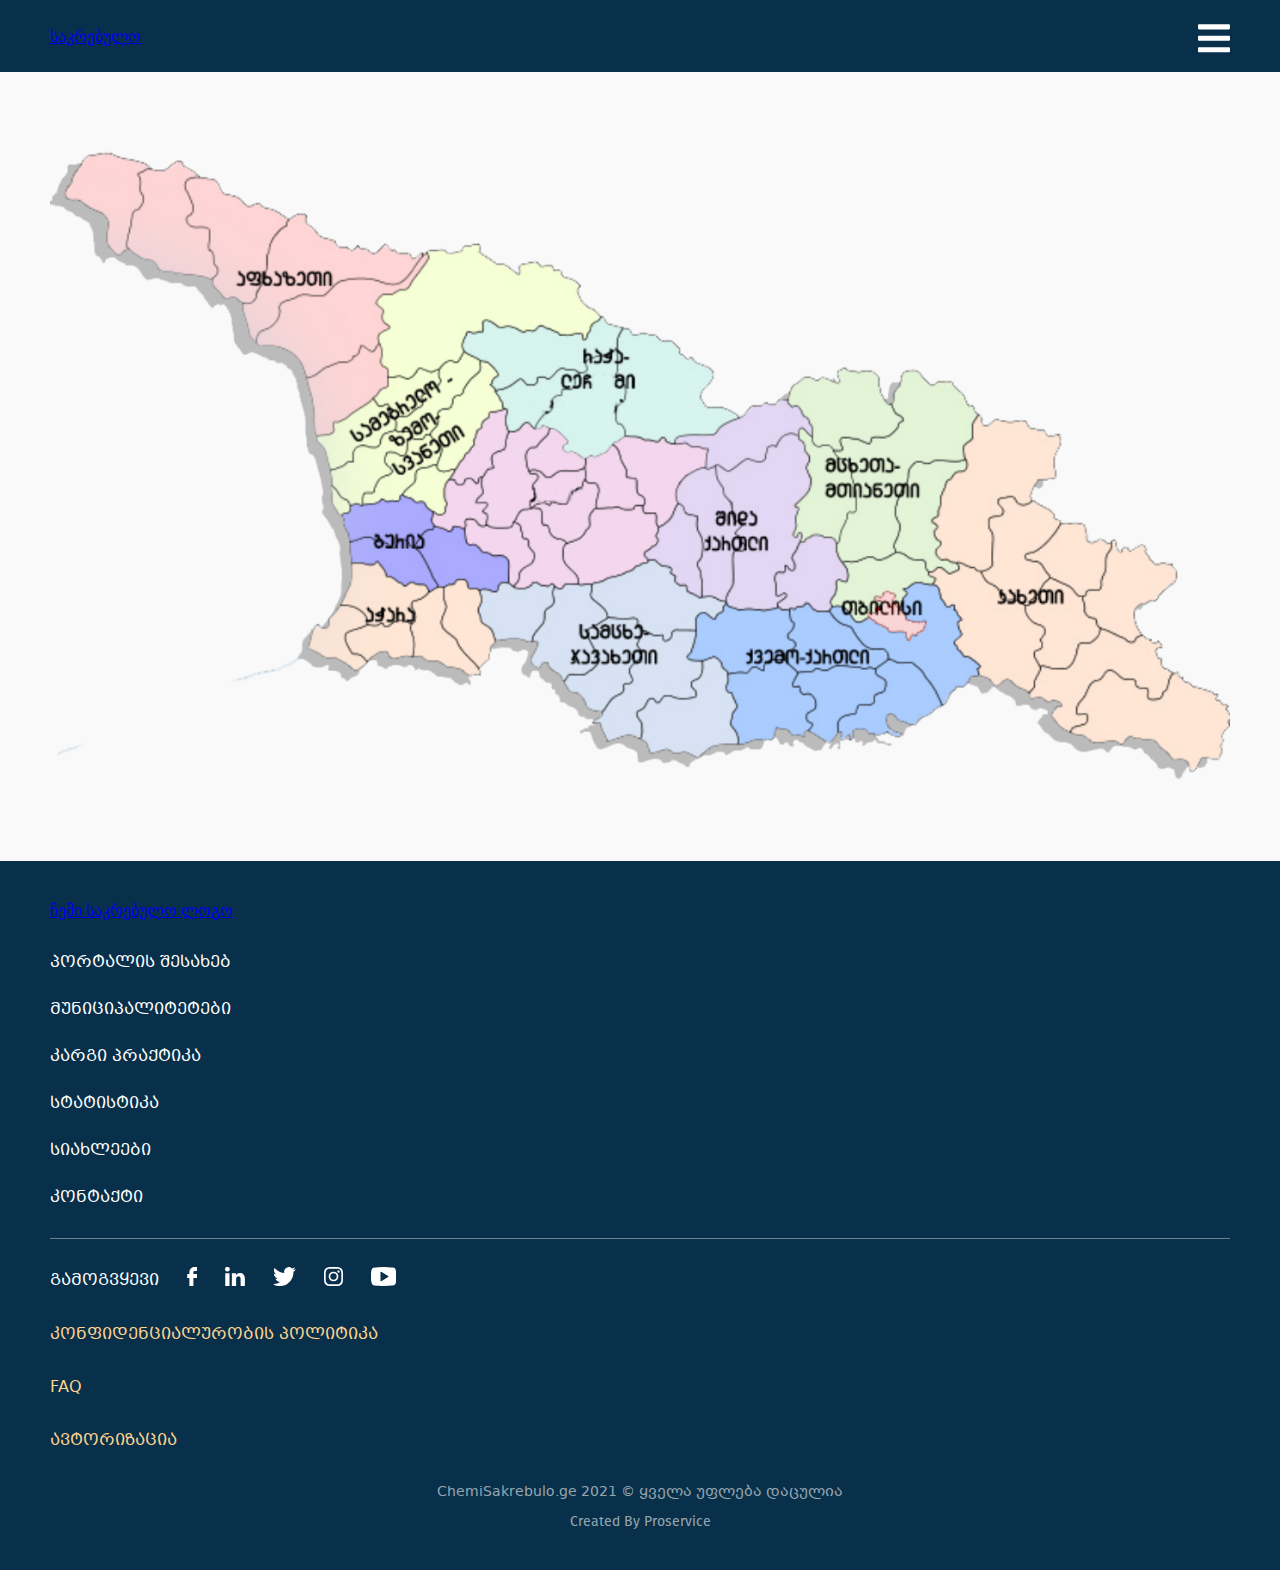
<file: index.html>
<!DOCTYPE html>
<html lang="ka">
    <head>
        <meta charset="UTF-8" />
        <meta http-equiv="X-UA-Compatible" content="IE=edge" />
        <meta name="viewport" content="width=device-width, initial-scale=1.0" />
        <title>ჩემი საკრებულო</title>

        <meta name="description" content="ჩემი საკრებულო" />

        <!-- styles -->
        <link rel="stylesheet" href="assets/css/style.css" />
        <link rel="stylesheet" href="assets/css/hover.css" />

        <!-- scripts -->
        <script src="assets/js/swiper-bundle.min.js" defer></script>
        <script src="assets/js/script.js" defer></script>
    </head>
    <body>
        <header class="header">
            <div class="container header__container">
                <a href="/" class="logo">საკრებულო</a>

                <nav class="nav nav--resp" data-nav>
                    <button class="nav-close" data-nav-close>
                        <svg aria-hidden="true" focusable="false" xmlns="http://www.w3.org/2000/svg" viewBox="0 0 352 512">
                            <path
                                d="M242.72 256l100.07-100.07c12.28-12.28 12.28-32.19 0-44.48l-22.24-22.24c-12.28-12.28-32.19-12.28-44.48 0L176 189.28 75.93 89.21c-12.28-12.28-32.19-12.28-44.48 0L9.21 111.45c-12.28 12.28-12.28 32.19 0 44.48L109.28 256 9.21 356.07c-12.28 12.28-12.28 32.19 0 44.48l22.24 22.24c12.28 12.28 32.2 12.28 44.48 0L176 322.72l100.07 100.07c12.28 12.28 32.2 12.28 44.48 0l22.24-22.24c12.28-12.28 12.28-32.19 0-44.48L242.72 256z"
                            ></path>
                        </svg>
                    </button>

                    <ul class="nav__list">
                        <li class="nav__item">
                            <a href="#" class="nav__link">პორტალის შესახებ</a>
                        </li>
                        <li class="nav__item" data-nav-dropdown-trigger>
                            <button href="#" class="nav__link">მუნიციპალიტეტები</button>

                            <div class="nav__dropdown">
                                <ul class="nav__municipalities" data-nav-dropdown>
                                    <li><a href="#">თბილისი</a></li>
                                    <li><a href="#">ბათუმი</a></li>
                                    <li><a href="#">ქუთაისი</a></li>
                                    <li><a href="#">რუსთავი</a></li>
                                    <li><a href="#">ფოთი</a></li>
                                    <li><a href="#">გორის მუნიციპალიტეტი</a></li>
                                    <li><a href="#">ზუგდიდის მუნიციპალიტეტი</a></li>
                                    <li><a href="#">მარნეულის მუნიციპალიტეტი</a></li>
                                    <li><a href="#">გარდაბნის მუნიციპალიტეტი</a></li>
                                    <li><a href="#">ქობულეთის მუნიციპალიტეტი</a></li>
                                    <li><a href="#">ოზურგეთის მუნიციპალიტეტი</a></li>
                                    <li><a href="#">თელავის მუნიციპალიტეტი</a></li>
                                    <li><a href="#">ზესტაფონის მუნიციპალიტეტი</a></li>
                                    <li><a href="#">წყალტუბოს მუნიციპალიტეტი</a></li>
                                    <li><a href="#">თბილისი</a></li>
                                    <li><a href="#">ბათუმი</a></li>
                                    <li><a href="#">ქუთაისი</a></li>
                                    <li><a href="#">რუსთავი</a></li>
                                    <li><a href="#">ფოთი</a></li>
                                </ul>
                            </div>
                        </li>
                        <li class="nav__item">
                            <a href="#" class="nav__link">კარგი პრაქტიკა</a>
                        </li>
                        <li class="nav__item">
                            <a href="#" class="nav__link">სტატისტიკა</a>
                        </li>
                        <li class="nav__item">
                            <a href="#" class="nav__link">სიახლეები</a>
                        </li>
                        <li class="nav__item">
                            <a href="#" class="nav__link">კონტაქტი</a>
                        </li>
                    </ul>
                </nav>

                <button class="nav-control" aria-label="navigation control" data-nav-open>
                    <svg aria-hidden="true" xmlns="http://www.w3.org/2000/svg" viewBox="0 0 448 512">
                        <path
                            d="M16 132h416c8.837 0 16-7.163 16-16V76c0-8.837-7.163-16-16-16H16C7.163 60 0 67.163 0 76v40c0 8.837 7.163 16 16 16zm0 160h416c8.837 0 16-7.163 16-16v-40c0-8.837-7.163-16-16-16H16c-8.837 0-16 7.163-16 16v40c0 8.837 7.163 16 16 16zm0 160h416c8.837 0 16-7.163 16-16v-40c0-8.837-7.163-16-16-16H16c-8.837 0-16 7.163-16 16v40c0 8.837 7.163 16 16 16z"
                        ></path>
                    </svg>
                </button>
            </div>
        </header>

        <main class="map-of-georgia">
            <div class="container">
                <figure>
                    <img src="assets/images/regions-map.png" alt="საქართველოს რეგიონები" />
                </figure>
            </div>
        </main>

        <footer class="footer">
            <div class="container footer__container">
                <div class="footer__logo">
                    <a href="#"> ჩემი საკრებულო ლოგო </a>
                </div>

                <div class="footer__content">
                    <nav class="footer__nav">
                        <ul class="footer__nav__list">
                            <li class="nav__item">
                                <a href="#" class="nav__link">პორტალის შესახებ</a>
                            </li>
                            <li class="nav__item">
                                <a href="#" class="nav__link">მუნიციპალიტეტები</a>
                            </li>
                            <li class="nav__item">
                                <a href="#" class="nav__link">კარგი პრაქტიკა</a>
                            </li>
                            <li class="nav__item">
                                <a href="#" class="nav__link">სტატისტიკა</a>
                            </li>
                            <li class="nav__item">
                                <a href="#" class="nav__link">სიახლეები</a>
                            </li>
                            <li class="nav__item">
                                <a href="#" class="nav__link">კონტაქტი</a>
                            </li>
                        </ul>
                    </nav>

                    <div class="divider"></div>

                    <div class="footer__links-more">
                        <ul class="footer__social">
                            <li>გამოგვყევი</li>
                            <li>
                                <a href="#" target="_blank" rel="noopener">
                                    <svg xmlns="http://www.w3.org/2000/svg" width="10.396" height="19" viewBox="0 0 10.396 19">
                                        <path
                                            id="Path_149"
                                            data-name="Path 149"
                                            d="M12.6,22.75h4V14.74h3.6l.4-3.98h-4V8.75a1,1,0,0,1,1-1h3v-4h-3a5,5,0,0,0-5,5v2.01h-2l-.4,3.98h2.4v8.01Z"
                                            transform="translate(-10.203 -3.75)"
                                            fill="#fff"
                                        />
                                    </svg>
                                </a>
                            </li>
                            <li>
                                <a href="#" target="_blank" rel="noopener">
                                    <svg xmlns="http://www.w3.org/2000/svg" width="19.877" height="19" viewBox="0 0 19.877 19">
                                        <path
                                            id="linkedin"
                                            d="M4.512,19V6.181H.251V19ZM2.382,4.429A2.222,2.222,0,1,0,2.41,0a2.221,2.221,0,1,0-.056,4.429h.028ZM6.87,19h4.261V11.841a2.917,2.917,0,0,1,.14-1.04,2.332,2.332,0,0,1,2.186-1.558c1.542,0,2.159,1.175,2.159,2.9V19h4.261V11.649c0-3.938-2.1-5.769-4.906-5.769A4.243,4.243,0,0,0,11.1,8.04h.029V6.18H6.871c.056,1.2,0,12.819,0,12.819Z"
                                            fill="#fff"
                                        />
                                    </svg>
                                </a>
                            </li>
                            <li>
                                <a href="#" target="_blank" rel="noopener">
                                    <svg xmlns="http://www.w3.org/2000/svg" width="22.8" height="19" viewBox="0 0 22.8 19">
                                        <path
                                            id="twitter"
                                            d="M22.8,5.223a6.127,6.127,0,0,1-.851,1.22,6.285,6.285,0,0,1-1.538,1.3q.026.2.038.381a13.834,13.834,0,0,1-.979,5.3,13.955,13.955,0,0,1-5.554,6.9,14.6,14.6,0,0,1-8.693,1.588A9.982,9.982,0,0,1,0,19.889a9.733,9.733,0,0,0,6.965-2.008A4.8,4.8,0,0,1,2.542,14.6a2.974,2.974,0,0,0,.991.051A9.222,9.222,0,0,0,4.652,14.5a5.243,5.243,0,0,1-3.177-2.466A5.315,5.315,0,0,1,.941,9.7a4.466,4.466,0,0,0,2.11.635A5.45,5.45,0,0,1,.979,6.963,6.237,6.237,0,0,1,1.55,3.926,15.975,15.975,0,0,0,6.977,7.992a11.242,11.242,0,0,0,4.257.89,5.69,5.69,0,0,1,.572-3.609,4.917,4.917,0,0,1,2.936-2.135,4.333,4.333,0,0,1,4.347,1.347,7.737,7.737,0,0,0,3.025-1.118,4.589,4.589,0,0,1-2.084,2.694,13.216,13.216,0,0,0,2.77-.839Z"
                                            transform="translate(0 -2.999)"
                                            fill="#fff"
                                        />
                                    </svg>
                                </a>
                            </li>
                            <li>
                                <a href="#" target="_blank" rel="noopener">
                                    <svg xmlns="http://www.w3.org/2000/svg" width="19" height="19" viewBox="0 0 19 19">
                                        <path
                                            id="instagram"
                                            d="M12.667,9.5A3.168,3.168,0,0,0,9.5,6.333,3.168,3.168,0,0,0,6.333,9.5,3.168,3.168,0,0,0,9.5,12.667,3.168,3.168,0,0,0,12.667,9.5Zm1.707,0A4.856,4.856,0,0,1,9.5,14.373,4.856,4.856,0,0,1,4.626,9.5,4.856,4.856,0,0,1,9.5,4.626,4.856,4.856,0,0,1,14.373,9.5Zm1.336-5.071a1.138,1.138,0,1,1-1.942-.8,1.138,1.138,0,0,1,1.942.8ZM9.5,1.707,8.554,1.7q-.86-.006-1.305,0t-1.194.037a9.755,9.755,0,0,0-1.274.123,4.916,4.916,0,0,0-.884.23A3.235,3.235,0,0,0,2.091,3.9a4.964,4.964,0,0,0-.229.885,9.755,9.755,0,0,0-.123,1.274Q1.707,6.8,1.7,7.249t0,1.305q.006.86.006.946t-.006.946q-.006.86,0,1.305t.037,1.194a9.755,9.755,0,0,0,.123,1.274,4.934,4.934,0,0,0,.229.884A3.235,3.235,0,0,0,3.9,16.909a4.964,4.964,0,0,0,.885.229,9.755,9.755,0,0,0,1.274.123q.748.031,1.194.037t1.305,0l.946-.006.946.006q.86.006,1.305,0t1.194-.037a9.753,9.753,0,0,0,1.274-.123,4.965,4.965,0,0,0,.885-.229A3.235,3.235,0,0,0,16.911,15.1a4.964,4.964,0,0,0,.229-.885,9.755,9.755,0,0,0,.124-1.274q.031-.748.037-1.194t0-1.305q-.006-.86-.006-.946t.006-.946q.006-.86,0-1.305t-.037-1.194A9.754,9.754,0,0,0,17.14,4.78a4.869,4.869,0,0,0-.23-.884A3.235,3.235,0,0,0,15.1,2.091a4.964,4.964,0,0,0-.885-.229,9.755,9.755,0,0,0-1.274-.123Q12.2,1.707,11.751,1.7t-1.305,0L9.5,1.707ZM19,9.5q0,2.833-.062,3.921A5.8,5.8,0,0,1,17.4,17.4a5.8,5.8,0,0,1-3.983,1.534Q12.333,19,9.5,19t-3.921-.062A5.8,5.8,0,0,1,1.6,17.4,5.8,5.8,0,0,1,.062,13.421Q0,12.333,0,9.5T.062,5.579A5.8,5.8,0,0,1,1.6,1.6,5.8,5.8,0,0,1,5.579.062Q6.667,0,9.5,0t3.921.062A5.8,5.8,0,0,1,17.4,1.6a5.8,5.8,0,0,1,1.534,3.983Q19,6.667,19,9.5Z"
                                            fill="#fff"
                                        />
                                    </svg>
                                </a>
                            </li>
                            <li>
                                <a href="#" target="_blank" rel="noopener">
                                    <svg xmlns="http://www.w3.org/2000/svg" width="25.333" height="19" viewBox="0 0 25.333 19">
                                        <path
                                            id="youtube"
                                            d="M22.958,18.208A72.361,72.361,0,0,1,12.667,19q-2.127,0-4.7-.2t-4.082-.4l-1.509-.2A1.834,1.834,0,0,1,1.2,17.281a5.812,5.812,0,0,1-.742-1.942Q.222,14.2.11,13.211A16.149,16.149,0,0,1,0,11.4V7.6Q0,1.286,2.375.792A72.361,72.361,0,0,1,12.667,0q2.127,0,4.7.2t4.082.4l1.509.2a1.748,1.748,0,0,1,1.224.9,5.65,5.65,0,0,1,.729,1.967q.222,1.163.322,2.127a17.693,17.693,0,0,1,.1,1.806V11.4q0,.891-.074,1.806a20.5,20.5,0,0,1-.3,2.1,5.4,5.4,0,0,1-.742,1.98,1.886,1.886,0,0,1-1.262.916ZM17.144,8.881,10.663,4.923a.737.737,0,0,0-.718-.136Q9.5,4.9,9.5,5.146v8.708q0,.272.445.371a.763.763,0,0,0,.718-.148l6.482-3.958a.839.839,0,0,0,0-1.237Z"
                                            fill="#fff"
                                        />
                                    </svg>
                                </a>
                            </li>
                        </ul>

                        <ul class="footer__links">
                            <li><a href="#">კონფიდენციალურობის პოლიტიკა</a></li>
                            <li><a href="#">FAQ</a></li>
                            <li><a href="#">ავტორიზაცია</a></li>
                        </ul>
                    </div>

                    <div class="footer__disclaimer">
                        <p class="footer__copy">ChemiSakrebulo.ge 2021 &copy; ყველა უფლება დაცულია</p>

                        <p class="footer__created-by">Created By <a href="#">Proservice</a></p>
                    </div>
                </div>
            </div>
        </footer>
    </body>
</html>
</file>
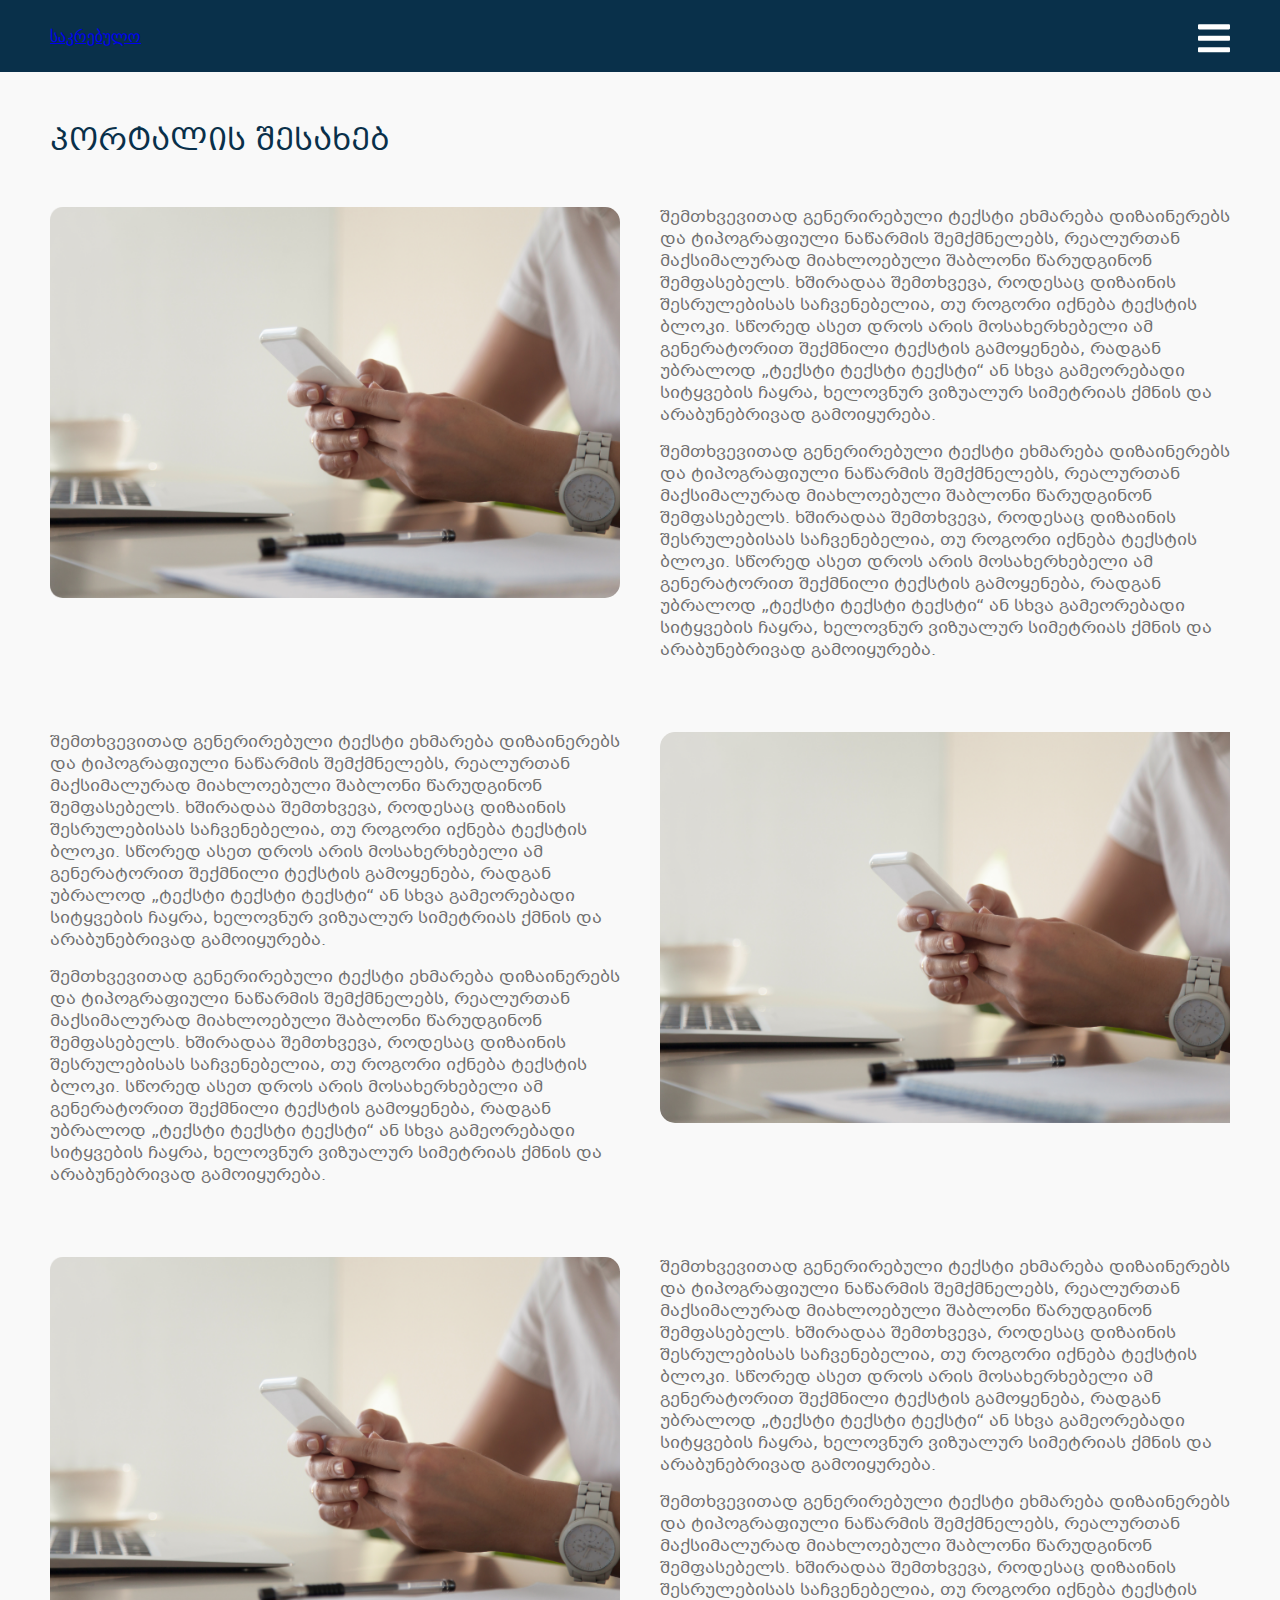
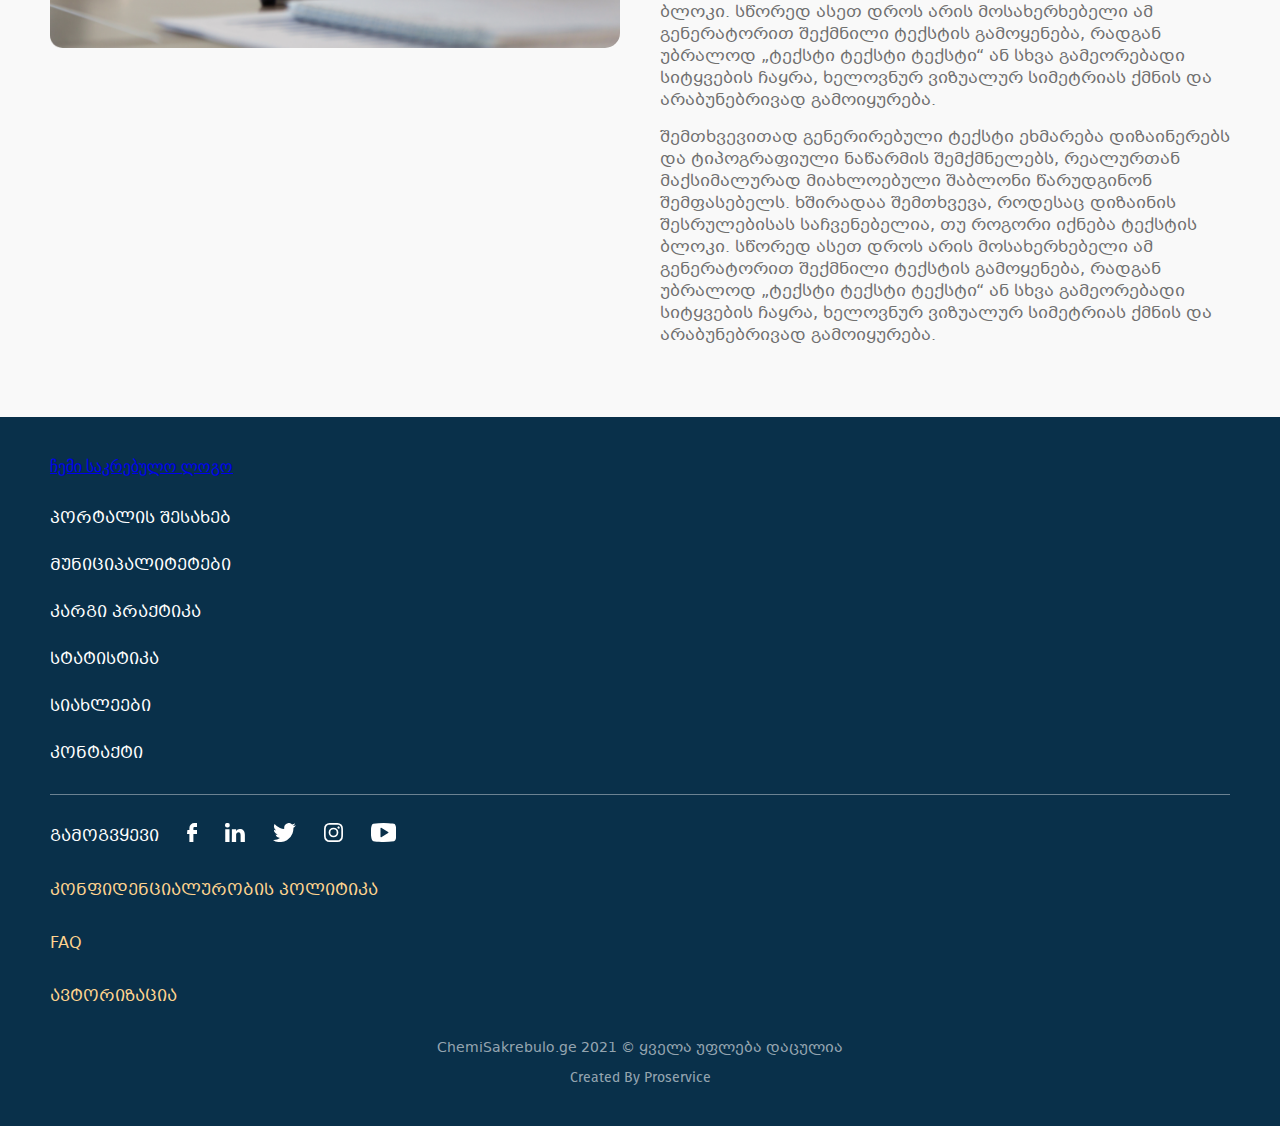
<file: about.html>
<!DOCTYPE html>
<html lang="ka">
  <head>
    <meta charset="UTF-8" />
    <meta http-equiv="X-UA-Compatible" content="IE=edge" />
    <meta name="viewport" content="width=device-width, initial-scale=1.0" />
    <title>ჩემი საკრებულო | პორტალის შესახებ</title>

    <meta name="description" content="პორტალის შესახებ" />

    <!-- styles -->
    <link rel="stylesheet" href="assets/css/style.css" />

    <!-- scripts -->
    <script src="assets/js/swiper-bundle.min.js" defer></script>
    <script src="assets/js/script.js" defer></script>
  </head>
  <body>
    <header class="header">
      <div class="container header__container">
        <a href="/" class="logo">საკრებულო</a>

        <nav class="nav nav--resp" data-nav>
          <button class="nav-close" data-nav-close>
            <svg
              aria-hidden="true"
              focusable="false"
              xmlns="http://www.w3.org/2000/svg"
              viewBox="0 0 352 512"
            >
              <path
                d="M242.72 256l100.07-100.07c12.28-12.28 12.28-32.19 0-44.48l-22.24-22.24c-12.28-12.28-32.19-12.28-44.48 0L176 189.28 75.93 89.21c-12.28-12.28-32.19-12.28-44.48 0L9.21 111.45c-12.28 12.28-12.28 32.19 0 44.48L109.28 256 9.21 356.07c-12.28 12.28-12.28 32.19 0 44.48l22.24 22.24c12.28 12.28 32.2 12.28 44.48 0L176 322.72l100.07 100.07c12.28 12.28 32.2 12.28 44.48 0l22.24-22.24c12.28-12.28 12.28-32.19 0-44.48L242.72 256z"
              ></path>
            </svg>
          </button>

          <ul class="nav__list">
            <li class="nav__item">
              <a href="#" class="nav__link">პორტალის შესახებ</a>
            </li>
            <li class="nav__item">
              <button href="#" class="nav__link" data-nav-dropdown-trigger>
                მუნიციპალიტეტები
              </button>

              <div class="nav__dropdown">
                <ul class="nav__municipalities" data-nav-dropdown>
                  <li><a href="#">თბილისი</a></li>
                  <li><a href="#">ბათუმი</a></li>
                  <li><a href="#">ქუთაისი</a></li>
                  <li><a href="#">რუსთავი</a></li>
                  <li><a href="#">ფოთი</a></li>
                  <li><a href="#">გორის მუნიციპალიტეტი</a></li>
                  <li><a href="#">ზუგდიდის მუნიციპალიტეტი</a></li>
                  <li><a href="#">მარნეულის მუნიციპალიტეტი</a></li>
                  <li><a href="#">გარდაბნის მუნიციპალიტეტი</a></li>
                  <li><a href="#">ქობულეთის მუნიციპალიტეტი</a></li>
                  <li><a href="#">ოზურგეთის მუნიციპალიტეტი</a></li>
                  <li><a href="#">თელავის მუნიციპალიტეტი</a></li>
                  <li><a href="#">ზესტაფონის მუნიციპალიტეტი</a></li>
                  <li><a href="#">წყალტუბოს მუნიციპალიტეტი</a></li>
                  <li><a href="#">თბილისი</a></li>
                  <li><a href="#">ბათუმი</a></li>
                  <li><a href="#">ქუთაისი</a></li>
                  <li><a href="#">რუსთავი</a></li>
                  <li><a href="#">ფოთი</a></li>
                </ul>
              </div>
            </li>
            <li class="nav__item">
              <a href="#" class="nav__link">კარგი პრაქტიკა</a>
            </li>
            <li class="nav__item">
              <a href="#" class="nav__link">სტატისტიკა</a>
            </li>
            <li class="nav__item">
              <a href="#" class="nav__link">სიახლეები</a>
            </li>
            <li class="nav__item">
              <a href="#" class="nav__link">კონტაქტი</a>
            </li>
          </ul>
        </nav>

        <button
          class="nav-control"
          aria-label="navigation control"
          data-nav-open
        >
          <svg
            aria-hidden="true"
            xmlns="http://www.w3.org/2000/svg"
            viewBox="0 0 448 512"
          >
            <path
              d="M16 132h416c8.837 0 16-7.163 16-16V76c0-8.837-7.163-16-16-16H16C7.163 60 0 67.163 0 76v40c0 8.837 7.163 16 16 16zm0 160h416c8.837 0 16-7.163 16-16v-40c0-8.837-7.163-16-16-16H16c-8.837 0-16 7.163-16 16v40c0 8.837 7.163 16 16 16zm0 160h416c8.837 0 16-7.163 16-16v-40c0-8.837-7.163-16-16-16H16c-8.837 0-16 7.163-16 16v40c0 8.837 7.163 16 16 16z"
            ></path>
          </svg>
        </button>
      </div>
    </header>

    <main class="about">
      <div class="container">
        <h1 class="page-title">პორტალის შესახებ</h1>

        <div class="about__content">
          <section>
            <figure>
              <img src="assets/images/placeholder.png" alt="" />
            </figure>

            <div class="about__texts">
              <p>
                შემთხვევითად გენერირებული ტექსტი ეხმარება დიზაინერებს და
                ტიპოგრაფიული ნაწარმის შემქმნელებს, რეალურთან მაქსიმალურად
                მიახლოებული შაბლონი წარუდგინონ შემფასებელს. ხშირადაა შემთხვევა,
                როდესაც დიზაინის შესრულებისას საჩვენებელია, თუ როგორი იქნება
                ტექსტის ბლოკი. სწორედ ასეთ დროს არის მოსახერხებელი ამ
                გენერატორით შექმნილი ტექსტის გამოყენება, რადგან უბრალოდ „ტექსტი
                ტექსტი ტექსტი“ ან სხვა გამეორებადი სიტყვების ჩაყრა, ხელოვნურ
                ვიზუალურ სიმეტრიას ქმნის და არაბუნებრივად გამოიყურება.
              </p>

              <p>
                შემთხვევითად გენერირებული ტექსტი ეხმარება დიზაინერებს და
                ტიპოგრაფიული ნაწარმის შემქმნელებს, რეალურთან მაქსიმალურად
                მიახლოებული შაბლონი წარუდგინონ შემფასებელს. ხშირადაა შემთხვევა,
                როდესაც დიზაინის შესრულებისას საჩვენებელია, თუ როგორი იქნება
                ტექსტის ბლოკი. სწორედ ასეთ დროს არის მოსახერხებელი ამ
                გენერატორით შექმნილი ტექსტის გამოყენება, რადგან უბრალოდ „ტექსტი
                ტექსტი ტექსტი“ ან სხვა გამეორებადი სიტყვების ჩაყრა, ხელოვნურ
                ვიზუალურ სიმეტრიას ქმნის და არაბუნებრივად გამოიყურება.
              </p>
            </div>
          </section>

          <section>
            <figure>
              <img src="assets/images/placeholder.png" alt="" />
            </figure>

            <div class="about__texts">
              <p>
                შემთხვევითად გენერირებული ტექსტი ეხმარება დიზაინერებს და
                ტიპოგრაფიული ნაწარმის შემქმნელებს, რეალურთან მაქსიმალურად
                მიახლოებული შაბლონი წარუდგინონ შემფასებელს. ხშირადაა შემთხვევა,
                როდესაც დიზაინის შესრულებისას საჩვენებელია, თუ როგორი იქნება
                ტექსტის ბლოკი. სწორედ ასეთ დროს არის მოსახერხებელი ამ
                გენერატორით შექმნილი ტექსტის გამოყენება, რადგან უბრალოდ „ტექსტი
                ტექსტი ტექსტი“ ან სხვა გამეორებადი სიტყვების ჩაყრა, ხელოვნურ
                ვიზუალურ სიმეტრიას ქმნის და არაბუნებრივად გამოიყურება.
              </p>

              <p>
                შემთხვევითად გენერირებული ტექსტი ეხმარება დიზაინერებს და
                ტიპოგრაფიული ნაწარმის შემქმნელებს, რეალურთან მაქსიმალურად
                მიახლოებული შაბლონი წარუდგინონ შემფასებელს. ხშირადაა შემთხვევა,
                როდესაც დიზაინის შესრულებისას საჩვენებელია, თუ როგორი იქნება
                ტექსტის ბლოკი. სწორედ ასეთ დროს არის მოსახერხებელი ამ
                გენერატორით შექმნილი ტექსტის გამოყენება, რადგან უბრალოდ „ტექსტი
                ტექსტი ტექსტი“ ან სხვა გამეორებადი სიტყვების ჩაყრა, ხელოვნურ
                ვიზუალურ სიმეტრიას ქმნის და არაბუნებრივად გამოიყურება.
              </p>
            </div>
          </section>
          <section>
            <figure>
              <img src="assets/images/placeholder.png" alt="" />
            </figure>

            <div class="about__texts">
              <p>
                შემთხვევითად გენერირებული ტექსტი ეხმარება დიზაინერებს და
                ტიპოგრაფიული ნაწარმის შემქმნელებს, რეალურთან მაქსიმალურად
                მიახლოებული შაბლონი წარუდგინონ შემფასებელს. ხშირადაა შემთხვევა,
                როდესაც დიზაინის შესრულებისას საჩვენებელია, თუ როგორი იქნება
                ტექსტის ბლოკი. სწორედ ასეთ დროს არის მოსახერხებელი ამ
                გენერატორით შექმნილი ტექსტის გამოყენება, რადგან უბრალოდ „ტექსტი
                ტექსტი ტექსტი“ ან სხვა გამეორებადი სიტყვების ჩაყრა, ხელოვნურ
                ვიზუალურ სიმეტრიას ქმნის და არაბუნებრივად გამოიყურება.
              </p>

              <p>
                შემთხვევითად გენერირებული ტექსტი ეხმარება დიზაინერებს და
                ტიპოგრაფიული ნაწარმის შემქმნელებს, რეალურთან მაქსიმალურად
                მიახლოებული შაბლონი წარუდგინონ შემფასებელს. ხშირადაა შემთხვევა,
                როდესაც დიზაინის შესრულებისას საჩვენებელია, თუ როგორი იქნება
                ტექსტის ბლოკი. სწორედ ასეთ დროს არის მოსახერხებელი ამ
                გენერატორით შექმნილი ტექსტის გამოყენება, რადგან უბრალოდ „ტექსტი
                ტექსტი ტექსტი“ ან სხვა გამეორებადი სიტყვების ჩაყრა, ხელოვნურ
                ვიზუალურ სიმეტრიას ქმნის და არაბუნებრივად გამოიყურება.
              </p>

              <p>
                შემთხვევითად გენერირებული ტექსტი ეხმარება დიზაინერებს და
                ტიპოგრაფიული ნაწარმის შემქმნელებს, რეალურთან მაქსიმალურად
                მიახლოებული შაბლონი წარუდგინონ შემფასებელს. ხშირადაა შემთხვევა,
                როდესაც დიზაინის შესრულებისას საჩვენებელია, თუ როგორი იქნება
                ტექსტის ბლოკი. სწორედ ასეთ დროს არის მოსახერხებელი ამ
                გენერატორით შექმნილი ტექსტის გამოყენება, რადგან უბრალოდ „ტექსტი
                ტექსტი ტექსტი“ ან სხვა გამეორებადი სიტყვების ჩაყრა, ხელოვნურ
                ვიზუალურ სიმეტრიას ქმნის და არაბუნებრივად გამოიყურება.
              </p>
            </div>
          </section>
        </div>
      </div>
    </main>

    <footer class="footer">
      <div class="container footer__container">
        <div class="footer__logo">
          <a href="#"> ჩემი საკრებულო ლოგო </a>
        </div>

        <div class="footer__content">
          <nav class="footer__nav">
            <ul class="footer__nav__list">
              <li class="nav__item">
                <a href="#" class="nav__link">პორტალის შესახებ</a>
              </li>
              <li class="nav__item">
                <a href="#" class="nav__link">მუნიციპალიტეტები</a>
              </li>
              <li class="nav__item">
                <a href="#" class="nav__link">კარგი პრაქტიკა</a>
              </li>
              <li class="nav__item">
                <a href="#" class="nav__link">სტატისტიკა</a>
              </li>
              <li class="nav__item">
                <a href="#" class="nav__link">სიახლეები</a>
              </li>
              <li class="nav__item">
                <a href="#" class="nav__link">კონტაქტი</a>
              </li>
            </ul>
          </nav>

          <div class="divider"></div>

          <div class="footer__links-more">
            <ul class="footer__social">
              <li>გამოგვყევი</li>
              <li>
                <a href="#" target="_blank" rel="noopener">
                  <svg
                    xmlns="http://www.w3.org/2000/svg"
                    width="10.396"
                    height="19"
                    viewBox="0 0 10.396 19"
                  >
                    <path
                      id="Path_149"
                      data-name="Path 149"
                      d="M12.6,22.75h4V14.74h3.6l.4-3.98h-4V8.75a1,1,0,0,1,1-1h3v-4h-3a5,5,0,0,0-5,5v2.01h-2l-.4,3.98h2.4v8.01Z"
                      transform="translate(-10.203 -3.75)"
                      fill="#fff"
                    />
                  </svg>
                </a>
              </li>
              <li>
                <a href="#" target="_blank" rel="noopener">
                  <svg
                    xmlns="http://www.w3.org/2000/svg"
                    width="19.877"
                    height="19"
                    viewBox="0 0 19.877 19"
                  >
                    <path
                      id="linkedin"
                      d="M4.512,19V6.181H.251V19ZM2.382,4.429A2.222,2.222,0,1,0,2.41,0a2.221,2.221,0,1,0-.056,4.429h.028ZM6.87,19h4.261V11.841a2.917,2.917,0,0,1,.14-1.04,2.332,2.332,0,0,1,2.186-1.558c1.542,0,2.159,1.175,2.159,2.9V19h4.261V11.649c0-3.938-2.1-5.769-4.906-5.769A4.243,4.243,0,0,0,11.1,8.04h.029V6.18H6.871c.056,1.2,0,12.819,0,12.819Z"
                      fill="#fff"
                    />
                  </svg>
                </a>
              </li>
              <li>
                <a href="#" target="_blank" rel="noopener">
                  <svg
                    xmlns="http://www.w3.org/2000/svg"
                    width="22.8"
                    height="19"
                    viewBox="0 0 22.8 19"
                  >
                    <path
                      id="twitter"
                      d="M22.8,5.223a6.127,6.127,0,0,1-.851,1.22,6.285,6.285,0,0,1-1.538,1.3q.026.2.038.381a13.834,13.834,0,0,1-.979,5.3,13.955,13.955,0,0,1-5.554,6.9,14.6,14.6,0,0,1-8.693,1.588A9.982,9.982,0,0,1,0,19.889a9.733,9.733,0,0,0,6.965-2.008A4.8,4.8,0,0,1,2.542,14.6a2.974,2.974,0,0,0,.991.051A9.222,9.222,0,0,0,4.652,14.5a5.243,5.243,0,0,1-3.177-2.466A5.315,5.315,0,0,1,.941,9.7a4.466,4.466,0,0,0,2.11.635A5.45,5.45,0,0,1,.979,6.963,6.237,6.237,0,0,1,1.55,3.926,15.975,15.975,0,0,0,6.977,7.992a11.242,11.242,0,0,0,4.257.89,5.69,5.69,0,0,1,.572-3.609,4.917,4.917,0,0,1,2.936-2.135,4.333,4.333,0,0,1,4.347,1.347,7.737,7.737,0,0,0,3.025-1.118,4.589,4.589,0,0,1-2.084,2.694,13.216,13.216,0,0,0,2.77-.839Z"
                      transform="translate(0 -2.999)"
                      fill="#fff"
                    />
                  </svg>
                </a>
              </li>
              <li>
                <a href="#" target="_blank" rel="noopener">
                  <svg
                    xmlns="http://www.w3.org/2000/svg"
                    width="19"
                    height="19"
                    viewBox="0 0 19 19"
                  >
                    <path
                      id="instagram"
                      d="M12.667,9.5A3.168,3.168,0,0,0,9.5,6.333,3.168,3.168,0,0,0,6.333,9.5,3.168,3.168,0,0,0,9.5,12.667,3.168,3.168,0,0,0,12.667,9.5Zm1.707,0A4.856,4.856,0,0,1,9.5,14.373,4.856,4.856,0,0,1,4.626,9.5,4.856,4.856,0,0,1,9.5,4.626,4.856,4.856,0,0,1,14.373,9.5Zm1.336-5.071a1.138,1.138,0,1,1-1.942-.8,1.138,1.138,0,0,1,1.942.8ZM9.5,1.707,8.554,1.7q-.86-.006-1.305,0t-1.194.037a9.755,9.755,0,0,0-1.274.123,4.916,4.916,0,0,0-.884.23A3.235,3.235,0,0,0,2.091,3.9a4.964,4.964,0,0,0-.229.885,9.755,9.755,0,0,0-.123,1.274Q1.707,6.8,1.7,7.249t0,1.305q.006.86.006.946t-.006.946q-.006.86,0,1.305t.037,1.194a9.755,9.755,0,0,0,.123,1.274,4.934,4.934,0,0,0,.229.884A3.235,3.235,0,0,0,3.9,16.909a4.964,4.964,0,0,0,.885.229,9.755,9.755,0,0,0,1.274.123q.748.031,1.194.037t1.305,0l.946-.006.946.006q.86.006,1.305,0t1.194-.037a9.753,9.753,0,0,0,1.274-.123,4.965,4.965,0,0,0,.885-.229A3.235,3.235,0,0,0,16.911,15.1a4.964,4.964,0,0,0,.229-.885,9.755,9.755,0,0,0,.124-1.274q.031-.748.037-1.194t0-1.305q-.006-.86-.006-.946t.006-.946q.006-.86,0-1.305t-.037-1.194A9.754,9.754,0,0,0,17.14,4.78a4.869,4.869,0,0,0-.23-.884A3.235,3.235,0,0,0,15.1,2.091a4.964,4.964,0,0,0-.885-.229,9.755,9.755,0,0,0-1.274-.123Q12.2,1.707,11.751,1.7t-1.305,0L9.5,1.707ZM19,9.5q0,2.833-.062,3.921A5.8,5.8,0,0,1,17.4,17.4a5.8,5.8,0,0,1-3.983,1.534Q12.333,19,9.5,19t-3.921-.062A5.8,5.8,0,0,1,1.6,17.4,5.8,5.8,0,0,1,.062,13.421Q0,12.333,0,9.5T.062,5.579A5.8,5.8,0,0,1,1.6,1.6,5.8,5.8,0,0,1,5.579.062Q6.667,0,9.5,0t3.921.062A5.8,5.8,0,0,1,17.4,1.6a5.8,5.8,0,0,1,1.534,3.983Q19,6.667,19,9.5Z"
                      fill="#fff"
                    />
                  </svg>
                </a>
              </li>
              <li>
                <a href="#" target="_blank" rel="noopener">
                  <svg
                    xmlns="http://www.w3.org/2000/svg"
                    width="25.333"
                    height="19"
                    viewBox="0 0 25.333 19"
                  >
                    <path
                      id="youtube"
                      d="M22.958,18.208A72.361,72.361,0,0,1,12.667,19q-2.127,0-4.7-.2t-4.082-.4l-1.509-.2A1.834,1.834,0,0,1,1.2,17.281a5.812,5.812,0,0,1-.742-1.942Q.222,14.2.11,13.211A16.149,16.149,0,0,1,0,11.4V7.6Q0,1.286,2.375.792A72.361,72.361,0,0,1,12.667,0q2.127,0,4.7.2t4.082.4l1.509.2a1.748,1.748,0,0,1,1.224.9,5.65,5.65,0,0,1,.729,1.967q.222,1.163.322,2.127a17.693,17.693,0,0,1,.1,1.806V11.4q0,.891-.074,1.806a20.5,20.5,0,0,1-.3,2.1,5.4,5.4,0,0,1-.742,1.98,1.886,1.886,0,0,1-1.262.916ZM17.144,8.881,10.663,4.923a.737.737,0,0,0-.718-.136Q9.5,4.9,9.5,5.146v8.708q0,.272.445.371a.763.763,0,0,0,.718-.148l6.482-3.958a.839.839,0,0,0,0-1.237Z"
                      fill="#fff"
                    />
                  </svg>
                </a>
              </li>
            </ul>

            <ul class="footer__links">
              <li><a href="#">კონფიდენციალურობის პოლიტიკა</a></li>
              <li><a href="#">FAQ</a></li>
              <li><a href="#">ავტორიზაცია</a></li>
            </ul>
          </div>

          <div class="footer__disclaimer">
            <p class="footer__copy">
              ChemiSakrebulo.ge 2021 &copy; ყველა უფლება დაცულია
            </p>

            <p class="footer__created-by">
              Created By <a href="#">Proservice</a>
            </p>
          </div>
        </div>
      </div>
    </footer>
  </body>
</html>
</file>
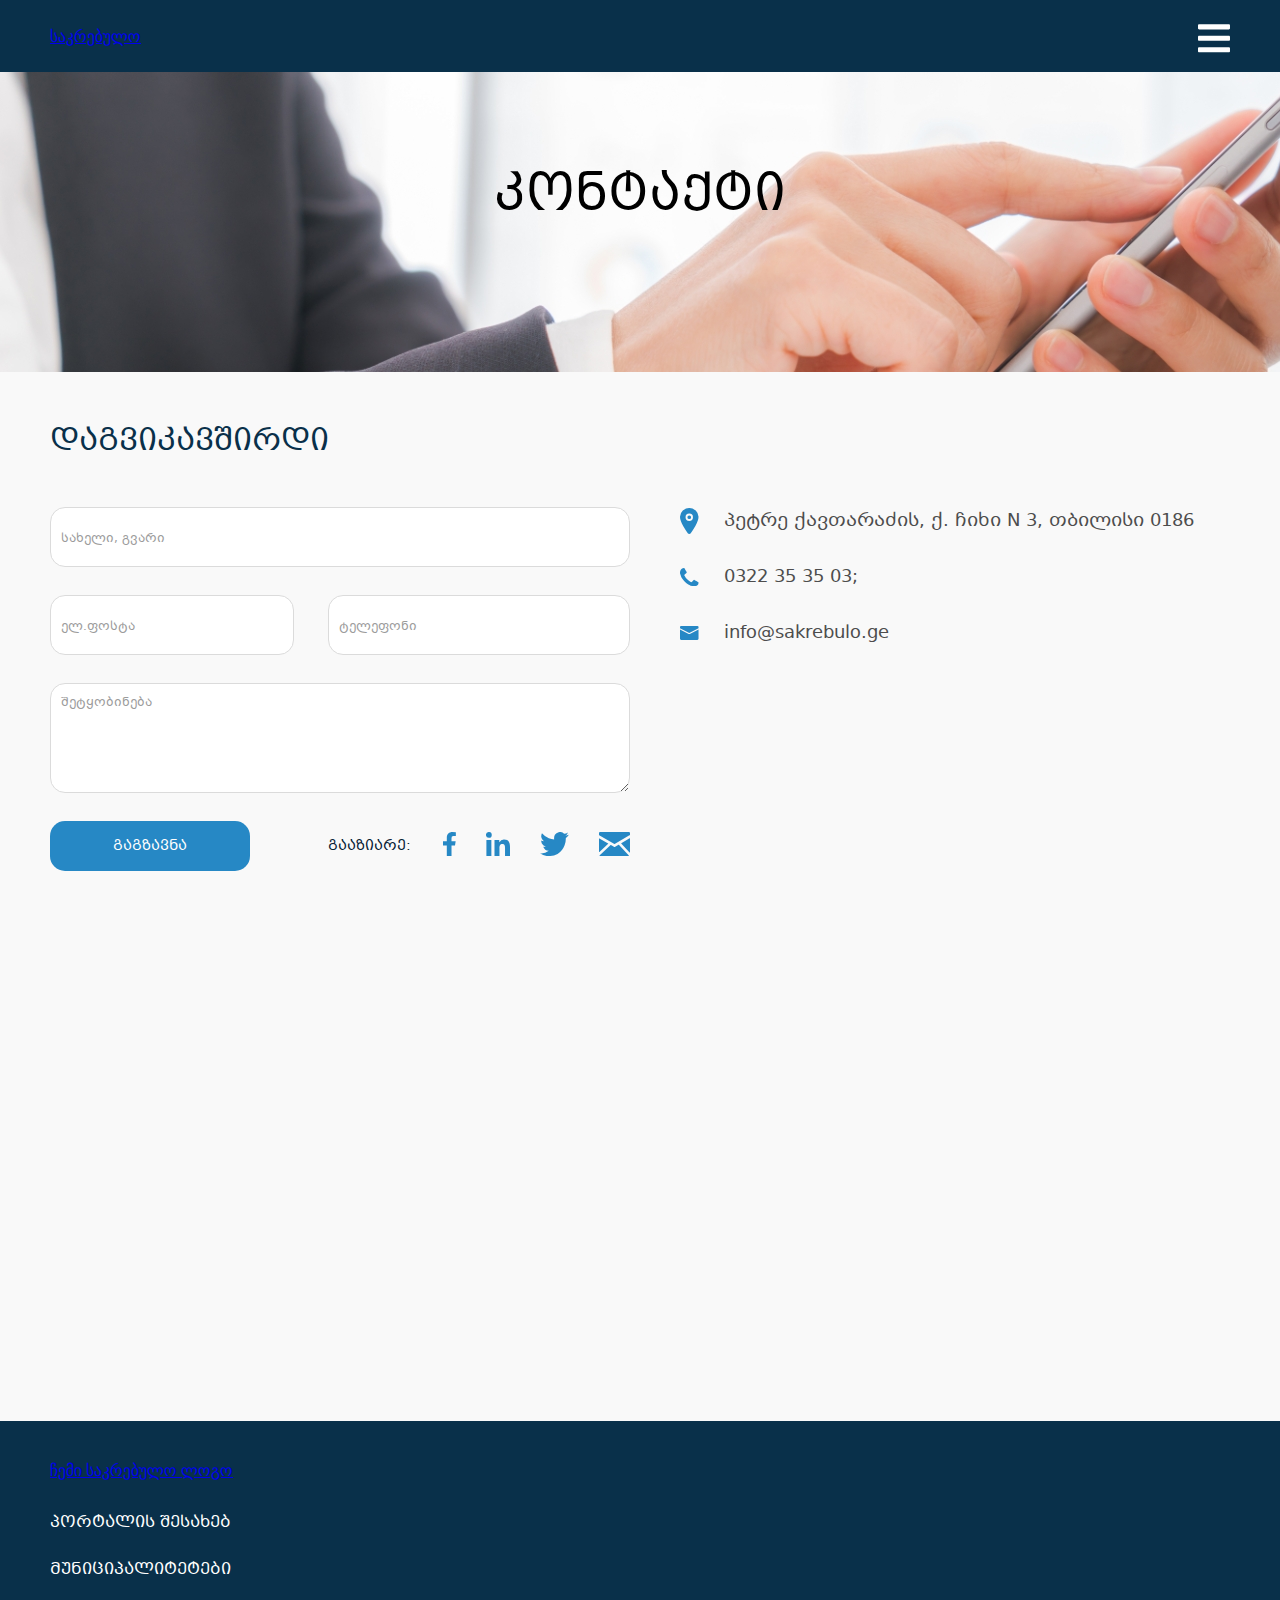
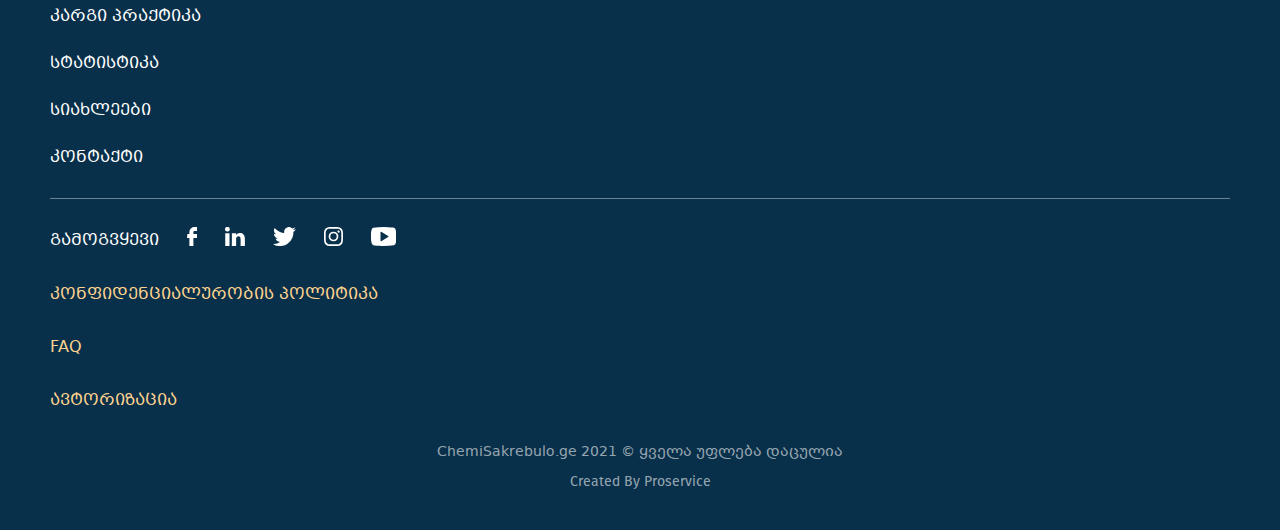
<file: contact.html>
<!DOCTYPE html>
<html lang="ka">
  <head>
    <meta charset="UTF-8" />
    <meta http-equiv="X-UA-Compatible" content="IE=edge" />
    <meta name="viewport" content="width=device-width, initial-scale=1.0" />
    <title>ჩემი საკრებულო | კონტაქტი</title>

    <meta name="description" content="კონტატი" />

    <!-- styles -->
    <link rel="stylesheet" href="assets/css/style.css" />

    <!-- scripts -->
    <script src="assets/js/swiper-bundle.min.js" defer></script>
    <script src="assets/js/script.js" defer></script>
  </head>
  <body>
    <header class="header">
      <div class="container header__container">
        <a href="/" class="logo">საკრებულო</a>

        <nav class="nav nav--resp" data-nav>
          <button class="nav-close" data-nav-close>
            <svg
              aria-hidden="true"
              focusable="false"
              xmlns="http://www.w3.org/2000/svg"
              viewBox="0 0 352 512"
            >
              <path
                d="M242.72 256l100.07-100.07c12.28-12.28 12.28-32.19 0-44.48l-22.24-22.24c-12.28-12.28-32.19-12.28-44.48 0L176 189.28 75.93 89.21c-12.28-12.28-32.19-12.28-44.48 0L9.21 111.45c-12.28 12.28-12.28 32.19 0 44.48L109.28 256 9.21 356.07c-12.28 12.28-12.28 32.19 0 44.48l22.24 22.24c12.28 12.28 32.2 12.28 44.48 0L176 322.72l100.07 100.07c12.28 12.28 32.2 12.28 44.48 0l22.24-22.24c12.28-12.28 12.28-32.19 0-44.48L242.72 256z"
              ></path>
            </svg>
          </button>

          <ul class="nav__list">
            <li class="nav__item">
              <a href="#" class="nav__link">პორტალის შესახებ</a>
            </li>
            <li class="nav__item">
              <button href="#" class="nav__link" data-nav-dropdown-trigger>
                მუნიციპალიტეტები
              </button>

              <div class="nav__dropdown">
                <ul class="nav__municipalities" data-nav-dropdown>
                  <li><a href="#">თბილისი</a></li>
                  <li><a href="#">ბათუმი</a></li>
                  <li><a href="#">ქუთაისი</a></li>
                  <li><a href="#">რუსთავი</a></li>
                  <li><a href="#">ფოთი</a></li>
                  <li><a href="#">გორის მუნიციპალიტეტი</a></li>
                  <li><a href="#">ზუგდიდის მუნიციპალიტეტი</a></li>
                  <li><a href="#">მარნეულის მუნიციპალიტეტი</a></li>
                  <li><a href="#">გარდაბნის მუნიციპალიტეტი</a></li>
                  <li><a href="#">ქობულეთის მუნიციპალიტეტი</a></li>
                  <li><a href="#">ოზურგეთის მუნიციპალიტეტი</a></li>
                  <li><a href="#">თელავის მუნიციპალიტეტი</a></li>
                  <li><a href="#">ზესტაფონის მუნიციპალიტეტი</a></li>
                  <li><a href="#">წყალტუბოს მუნიციპალიტეტი</a></li>
                  <li><a href="#">თბილისი</a></li>
                  <li><a href="#">ბათუმი</a></li>
                  <li><a href="#">ქუთაისი</a></li>
                  <li><a href="#">რუსთავი</a></li>
                  <li><a href="#">ფოთი</a></li>
                </ul>
              </div>
            </li>
            <li class="nav__item">
              <a href="#" class="nav__link">კარგი პრაქტიკა</a>
            </li>
            <li class="nav__item">
              <a href="#" class="nav__link">სტატისტიკა</a>
            </li>
            <li class="nav__item">
              <a href="#" class="nav__link">სიახლეები</a>
            </li>
            <li class="nav__item">
              <a href="#" class="nav__link">კონტაქტი</a>
            </li>
          </ul>
        </nav>

        <button
          class="nav-control"
          aria-label="navigation control"
          data-nav-open
        >
          <svg
            aria-hidden="true"
            xmlns="http://www.w3.org/2000/svg"
            viewBox="0 0 448 512"
          >
            <path
              d="M16 132h416c8.837 0 16-7.163 16-16V76c0-8.837-7.163-16-16-16H16C7.163 60 0 67.163 0 76v40c0 8.837 7.163 16 16 16zm0 160h416c8.837 0 16-7.163 16-16v-40c0-8.837-7.163-16-16-16H16c-8.837 0-16 7.163-16 16v40c0 8.837 7.163 16 16 16zm0 160h416c8.837 0 16-7.163 16-16v-40c0-8.837-7.163-16-16-16H16c-8.837 0-16 7.163-16 16v40c0 8.837 7.163 16 16 16z"
            ></path>
          </svg>
        </button>
      </div>
    </header>

    <div class="banner banner--contact" role="banner">
      <div class="container">
        <h1>კონტაქტი</h1>
      </div>
    </div>

    <main class="contact">
      <div class="container">
        <h2 class="page-title">დაგვიკავშირდი</h2>

        <div class="contact__wrapper">
          <form action="#">
            <input class="span-full" type="text" placeholder="სახელი, გვარი" />

            <input type="email" name="" id="" placeholder="ელ.ფოსტა" />
            <input type="tel" name="" id="" placeholder="ტელეფონი" />

            <textarea
              class="span-full"
              name=""
              id=""
              placeholder="შეტყობინება"
            ></textarea>

            <button type="submit" class="btn btn--primary">გაგზავნა</button>
            <div class="share">
              <p>გააზიარე:</p>
              <ul>
                <li>
                  <a href="#">
                    <svg
                      xmlns="http://www.w3.org/2000/svg"
                      width="12.854"
                      height="24"
                      viewBox="0 0 12.854 24"
                    >
                      <path
                        id="facebook"
                        d="M34.9,13.5l.667-4.343H31.4V6.338a2.172,2.172,0,0,1,2.449-2.347h1.895V.293A23.105,23.105,0,0,0,32.381,0c-3.432,0-5.676,2.08-5.676,5.846v3.31H22.89V13.5h3.815V24h4.7V13.5Z"
                        transform="translate(-22.89)"
                        fill="#2688c5"
                      />
                    </svg>
                  </a>
                </li>
                <li>
                  <a href="#">
                    <svg
                      xmlns="http://www.w3.org/2000/svg"
                      width="24"
                      height="24"
                      viewBox="0 0 24 24"
                    >
                      <path
                        id="linkedin"
                        d="M5.372,24.01H.4V7.986H5.372ZM2.882,5.8A2.9,2.9,0,1,1,5.763,2.892,2.906,2.906,0,0,1,2.882,5.8ZM24,24.01H19.03v-7.8c0-1.859-.038-4.243-2.587-4.243-2.587,0-2.983,2.02-2.983,4.109V24.01H8.489V7.986h4.772v2.186h.07a5.228,5.228,0,0,1,4.708-2.588C23.075,7.585,24,10.9,24,15.208v8.8Z"
                        transform="translate(0 -0.01)"
                        fill="#2688c5"
                      />
                    </svg>
                  </a>
                </li>

                <li>
                  <a href="#">
                    <svg
                      xmlns="http://www.w3.org/2000/svg"
                      width="28.8"
                      height="24"
                      viewBox="0 0 28.8 24"
                    >
                      <path
                        id="twitter"
                        d="M28.8,5.808a7.74,7.74,0,0,1-1.075,1.541,7.938,7.938,0,0,1-1.942,1.638q.032.257.048.482a17.475,17.475,0,0,1-1.236,6.694,17.628,17.628,0,0,1-7.015,8.717A18.445,18.445,0,0,1,6.6,26.885,12.608,12.608,0,0,1,0,24.333,12.3,12.3,0,0,0,8.8,21.8c-2.7.068-4.661-1.884-5.586-4.142a3.757,3.757,0,0,0,1.252.064,11.648,11.648,0,0,0,1.413-.193,6.623,6.623,0,0,1-4.014-3.114,6.714,6.714,0,0,1-.674-2.954,5.641,5.641,0,0,0,2.665.8A6.885,6.885,0,0,1,1.236,8.006a7.878,7.878,0,0,1,.722-3.837A20.179,20.179,0,0,0,8.814,9.306a14.2,14.2,0,0,0,5.378,1.124,7.187,7.187,0,0,1,.722-4.559,6.211,6.211,0,0,1,3.708-2.7,5.473,5.473,0,0,1,5.49,1.7,9.773,9.773,0,0,0,3.821-1.413,5.8,5.8,0,0,1-2.633,3.4,16.694,16.694,0,0,0,3.5-1.059Z"
                        transform="translate(0 -2.999)"
                        fill="#2688c5"
                      />
                    </svg>
                  </a>
                </li>

                <li>
                  <a href="#">
                    <svg
                      xmlns="http://www.w3.org/2000/svg"
                      width="30.996"
                      height="24"
                      viewBox="0 0 30.996 24"
                    >
                      <g id="mail" transform="translate(-4.14 -7.268)">
                        <path
                          id="Path_228"
                          data-name="Path 228"
                          d="M34.108,7.268H5.169A1.03,1.03,0,0,0,4.14,8.3v2.071a.352.352,0,0,0,.188.249l15.211,8.688a.258.258,0,0,0,.258,0l14.751-8.678c.083-.046.3-.169.386-.225.1-.068.2-.13.2-.252V8.3a1.03,1.03,0,0,0-1.029-1.029Z"
                          transform="translate(0 0)"
                          fill="#2688c5"
                        />
                        <path
                          id="Path_229"
                          data-name="Path 229"
                          d="M32.668,12.837a.259.259,0,0,0-.259,0l-8.347,4.911a.256.256,0,0,0-.058.4l8.348,9a.257.257,0,0,0,.445-.176V13.059a.257.257,0,0,0-.129-.224Z"
                          transform="translate(2.34 0.654)"
                          fill="#2688c5"
                        />
                        <path
                          id="Path_230"
                          data-name="Path 230"
                          d="M23.954,18.71a.256.256,0,0,0-.319-.047l-3.346,1.969A1.3,1.3,0,0,1,19,20.641l-2.944-1.682a.257.257,0,0,0-.3.035L4.569,29.364a.257.257,0,0,0,.046.41,1,1,0,0,0,.512.151H33.769a.258.258,0,0,0,.189-.433Z"
                          transform="translate(0.041 1.343)"
                          fill="#2688c5"
                        />
                        <path
                          id="Path_231"
                          data-name="Path 231"
                          d="M13.332,18.432a.257.257,0,0,0-.046-.412l-8.762-5a.257.257,0,0,0-.384.224V26.371a.256.256,0,0,0,.432.188l8.76-8.127Z"
                          transform="translate(0 0.676)"
                          fill="#2688c5"
                        />
                      </g>
                    </svg>
                  </a>
                </li>
              </ul>
            </div>
          </form>

          <address>
            <ul>
              <li>
                <svg
                  id="location"
                  xmlns="http://www.w3.org/2000/svg"
                  width="18.542"
                  height="25.957"
                  viewBox="0 0 18.542 25.957"
                >
                  <path
                    id="Path_26"
                    data-name="Path 26"
                    d="M19.458,13.1A1.854,1.854,0,1,1,17.6,11.25,1.854,1.854,0,0,1,19.458,13.1Z"
                    transform="translate(-8.333 -3.833)"
                    fill="#2688c5"
                  />
                  <path
                    id="Path_27"
                    data-name="Path 27"
                    d="M16.021,2.25A9.086,9.086,0,0,0,6.75,11.115c0,2.327,1.061,5.423,3.153,9.2a67.994,67.994,0,0,0,4.635,7.14,1.839,1.839,0,0,0,2.967,0,68.264,68.264,0,0,0,4.635-7.14c2.09-3.776,3.15-6.871,3.15-9.2A9.086,9.086,0,0,0,16.021,2.25Zm0,12.979a3.708,3.708,0,1,1,3.708-3.708A3.708,3.708,0,0,1,16.021,15.229Z"
                    transform="translate(-6.75 -2.25)"
                    fill="#2688c5"
                  />
                </svg>

                <p>პეტრე ქავთარაძის, ქ. ჩიხი N 3, თბილისი 0186</p>
              </li>

              <li>
                <svg
                  xmlns="http://www.w3.org/2000/svg"
                  width="18.542"
                  height="18.541"
                  viewBox="0 0 18.542 18.541"
                >
                  <path
                    d="M18.541,14.643a4.347,4.347,0,0,1-.132.929,5.226,5.226,0,0,1-.277.9,3.532,3.532,0,0,1-1.606,1.4,5.105,5.105,0,0,1-2.449.672,5.256,5.256,0,0,1-.7-.046,5.339,5.339,0,0,1-.757-.165q-.415-.119-.619-.191t-.731-.27q-.526-.2-.645-.237a11.922,11.922,0,0,1-2.3-1.093A19.853,19.853,0,0,1,4.846,13.7,19.853,19.853,0,0,1,2,10.219a11.941,11.941,0,0,1-1.093-2.3Q.869,7.8.672,7.269T.4,6.538q-.073-.2-.191-.619a5.458,5.458,0,0,1-.165-.757A5.135,5.135,0,0,1,0,4.464,5.107,5.107,0,0,1,.672,2.015,3.532,3.532,0,0,1,2.067.408a5.245,5.245,0,0,1,.9-.277A4.341,4.341,0,0,1,3.9,0a.735.735,0,0,1,.277.04q.237.079.7,1,.145.25.4.711t.461.836q.211.375.408.7.04.053.23.329a3.749,3.749,0,0,1,.283.468.85.85,0,0,1,.092.375,1.093,1.093,0,0,1-.375.658,6.433,6.433,0,0,1-.816.724,7.946,7.946,0,0,0-.816.7,1,1,0,0,0-.375.606.888.888,0,0,0,.066.3q.066.178.112.27t.184.316q.139.224.151.25a13.82,13.82,0,0,0,2.291,3.095,13.82,13.82,0,0,0,3.095,2.291q.026.013.25.151t.316.184a2.765,2.765,0,0,0,.27.112.905.905,0,0,0,.3.066A1,1,0,0,0,12,13.807a7.946,7.946,0,0,0,.7-.816,6.432,6.432,0,0,1,.724-.816,1.093,1.093,0,0,1,.658-.375.86.86,0,0,1,.375.092,3.668,3.668,0,0,1,.468.283q.277.191.329.23.329.2.7.408t.836.461q.461.25.711.4.922.461,1,.7a.735.735,0,0,1,.04.277Z"
                    transform="translate(0)"
                    fill="#2688c5"
                  />
                </svg>

                <p>
                  <a href="tel:+0322 35 35 03">0322 35 35 03</a>;
                  <a href="tel:++995 577 997 070"></a>
                </p>
              </li>

              <li>
                <svg
                  xmlns="http://www.w3.org/2000/svg"
                  width="18.542"
                  height="13.906"
                  viewBox="0 0 18.542 13.906"
                >
                  <path
                    id="emailalt"
                    d="M9.288,6.953.018,2.263v-1.1A1.105,1.105,0,0,1,.362.335,1.128,1.128,0,0,1,1.176,0H17.4a1.128,1.128,0,0,1,.815.335,1.105,1.105,0,0,1,.344.824v1.1ZM8.709,8.112H9.868L18.56,3.6v9.144A1.174,1.174,0,0,1,17.4,13.906H1.177a1.113,1.113,0,0,1-.815-.344,1.113,1.113,0,0,1-.344-.815V3.6Z"
                    transform="translate(-0.018)"
                    fill="#2688c5"
                  />
                </svg>
                <p><a href="mailto:info@sakrebulo.ge">info@sakrebulo.ge</a></p>
              </li>
            </ul>
          </address>
        </div>
      </div>
    </main>

    <div id="map"></div>

    <footer class="footer">
      <div class="container footer__container">
        <div class="footer__logo">
          <a href="#"> ჩემი საკრებულო ლოგო </a>
        </div>

        <div class="footer__content">
          <nav class="footer__nav">
            <ul class="footer__nav__list">
              <li class="nav__item">
                <a href="#" class="nav__link">პორტალის შესახებ</a>
              </li>
              <li class="nav__item">
                <a href="#" class="nav__link">მუნიციპალიტეტები</a>
              </li>
              <li class="nav__item">
                <a href="#" class="nav__link">კარგი პრაქტიკა</a>
              </li>
              <li class="nav__item">
                <a href="#" class="nav__link">სტატისტიკა</a>
              </li>
              <li class="nav__item">
                <a href="#" class="nav__link">სიახლეები</a>
              </li>
              <li class="nav__item">
                <a href="#" class="nav__link">კონტაქტი</a>
              </li>
            </ul>
          </nav>

          <div class="divider"></div>

          <div class="footer__links-more">
            <ul class="footer__social">
              <li>გამოგვყევი</li>
              <li>
                <a href="#" target="_blank" rel="noopener">
                  <svg
                    xmlns="http://www.w3.org/2000/svg"
                    width="10.396"
                    height="19"
                    viewBox="0 0 10.396 19"
                  >
                    <path
                      id="Path_149"
                      data-name="Path 149"
                      d="M12.6,22.75h4V14.74h3.6l.4-3.98h-4V8.75a1,1,0,0,1,1-1h3v-4h-3a5,5,0,0,0-5,5v2.01h-2l-.4,3.98h2.4v8.01Z"
                      transform="translate(-10.203 -3.75)"
                      fill="#fff"
                    />
                  </svg>
                </a>
              </li>
              <li>
                <a href="#" target="_blank" rel="noopener">
                  <svg
                    xmlns="http://www.w3.org/2000/svg"
                    width="19.877"
                    height="19"
                    viewBox="0 0 19.877 19"
                  >
                    <path
                      id="linkedin"
                      d="M4.512,19V6.181H.251V19ZM2.382,4.429A2.222,2.222,0,1,0,2.41,0a2.221,2.221,0,1,0-.056,4.429h.028ZM6.87,19h4.261V11.841a2.917,2.917,0,0,1,.14-1.04,2.332,2.332,0,0,1,2.186-1.558c1.542,0,2.159,1.175,2.159,2.9V19h4.261V11.649c0-3.938-2.1-5.769-4.906-5.769A4.243,4.243,0,0,0,11.1,8.04h.029V6.18H6.871c.056,1.2,0,12.819,0,12.819Z"
                      fill="#fff"
                    />
                  </svg>
                </a>
              </li>
              <li>
                <a href="#" target="_blank" rel="noopener">
                  <svg
                    xmlns="http://www.w3.org/2000/svg"
                    width="22.8"
                    height="19"
                    viewBox="0 0 22.8 19"
                  >
                    <path
                      id="twitter"
                      d="M22.8,5.223a6.127,6.127,0,0,1-.851,1.22,6.285,6.285,0,0,1-1.538,1.3q.026.2.038.381a13.834,13.834,0,0,1-.979,5.3,13.955,13.955,0,0,1-5.554,6.9,14.6,14.6,0,0,1-8.693,1.588A9.982,9.982,0,0,1,0,19.889a9.733,9.733,0,0,0,6.965-2.008A4.8,4.8,0,0,1,2.542,14.6a2.974,2.974,0,0,0,.991.051A9.222,9.222,0,0,0,4.652,14.5a5.243,5.243,0,0,1-3.177-2.466A5.315,5.315,0,0,1,.941,9.7a4.466,4.466,0,0,0,2.11.635A5.45,5.45,0,0,1,.979,6.963,6.237,6.237,0,0,1,1.55,3.926,15.975,15.975,0,0,0,6.977,7.992a11.242,11.242,0,0,0,4.257.89,5.69,5.69,0,0,1,.572-3.609,4.917,4.917,0,0,1,2.936-2.135,4.333,4.333,0,0,1,4.347,1.347,7.737,7.737,0,0,0,3.025-1.118,4.589,4.589,0,0,1-2.084,2.694,13.216,13.216,0,0,0,2.77-.839Z"
                      transform="translate(0 -2.999)"
                      fill="#fff"
                    />
                  </svg>
                </a>
              </li>
              <li>
                <a href="#" target="_blank" rel="noopener">
                  <svg
                    xmlns="http://www.w3.org/2000/svg"
                    width="19"
                    height="19"
                    viewBox="0 0 19 19"
                  >
                    <path
                      id="instagram"
                      d="M12.667,9.5A3.168,3.168,0,0,0,9.5,6.333,3.168,3.168,0,0,0,6.333,9.5,3.168,3.168,0,0,0,9.5,12.667,3.168,3.168,0,0,0,12.667,9.5Zm1.707,0A4.856,4.856,0,0,1,9.5,14.373,4.856,4.856,0,0,1,4.626,9.5,4.856,4.856,0,0,1,9.5,4.626,4.856,4.856,0,0,1,14.373,9.5Zm1.336-5.071a1.138,1.138,0,1,1-1.942-.8,1.138,1.138,0,0,1,1.942.8ZM9.5,1.707,8.554,1.7q-.86-.006-1.305,0t-1.194.037a9.755,9.755,0,0,0-1.274.123,4.916,4.916,0,0,0-.884.23A3.235,3.235,0,0,0,2.091,3.9a4.964,4.964,0,0,0-.229.885,9.755,9.755,0,0,0-.123,1.274Q1.707,6.8,1.7,7.249t0,1.305q.006.86.006.946t-.006.946q-.006.86,0,1.305t.037,1.194a9.755,9.755,0,0,0,.123,1.274,4.934,4.934,0,0,0,.229.884A3.235,3.235,0,0,0,3.9,16.909a4.964,4.964,0,0,0,.885.229,9.755,9.755,0,0,0,1.274.123q.748.031,1.194.037t1.305,0l.946-.006.946.006q.86.006,1.305,0t1.194-.037a9.753,9.753,0,0,0,1.274-.123,4.965,4.965,0,0,0,.885-.229A3.235,3.235,0,0,0,16.911,15.1a4.964,4.964,0,0,0,.229-.885,9.755,9.755,0,0,0,.124-1.274q.031-.748.037-1.194t0-1.305q-.006-.86-.006-.946t.006-.946q.006-.86,0-1.305t-.037-1.194A9.754,9.754,0,0,0,17.14,4.78a4.869,4.869,0,0,0-.23-.884A3.235,3.235,0,0,0,15.1,2.091a4.964,4.964,0,0,0-.885-.229,9.755,9.755,0,0,0-1.274-.123Q12.2,1.707,11.751,1.7t-1.305,0L9.5,1.707ZM19,9.5q0,2.833-.062,3.921A5.8,5.8,0,0,1,17.4,17.4a5.8,5.8,0,0,1-3.983,1.534Q12.333,19,9.5,19t-3.921-.062A5.8,5.8,0,0,1,1.6,17.4,5.8,5.8,0,0,1,.062,13.421Q0,12.333,0,9.5T.062,5.579A5.8,5.8,0,0,1,1.6,1.6,5.8,5.8,0,0,1,5.579.062Q6.667,0,9.5,0t3.921.062A5.8,5.8,0,0,1,17.4,1.6a5.8,5.8,0,0,1,1.534,3.983Q19,6.667,19,9.5Z"
                      fill="#fff"
                    />
                  </svg>
                </a>
              </li>
              <li>
                <a href="#" target="_blank" rel="noopener">
                  <svg
                    xmlns="http://www.w3.org/2000/svg"
                    width="25.333"
                    height="19"
                    viewBox="0 0 25.333 19"
                  >
                    <path
                      id="youtube"
                      d="M22.958,18.208A72.361,72.361,0,0,1,12.667,19q-2.127,0-4.7-.2t-4.082-.4l-1.509-.2A1.834,1.834,0,0,1,1.2,17.281a5.812,5.812,0,0,1-.742-1.942Q.222,14.2.11,13.211A16.149,16.149,0,0,1,0,11.4V7.6Q0,1.286,2.375.792A72.361,72.361,0,0,1,12.667,0q2.127,0,4.7.2t4.082.4l1.509.2a1.748,1.748,0,0,1,1.224.9,5.65,5.65,0,0,1,.729,1.967q.222,1.163.322,2.127a17.693,17.693,0,0,1,.1,1.806V11.4q0,.891-.074,1.806a20.5,20.5,0,0,1-.3,2.1,5.4,5.4,0,0,1-.742,1.98,1.886,1.886,0,0,1-1.262.916ZM17.144,8.881,10.663,4.923a.737.737,0,0,0-.718-.136Q9.5,4.9,9.5,5.146v8.708q0,.272.445.371a.763.763,0,0,0,.718-.148l6.482-3.958a.839.839,0,0,0,0-1.237Z"
                      fill="#fff"
                    />
                  </svg>
                </a>
              </li>
            </ul>

            <ul class="footer__links">
              <li><a href="#">კონფიდენციალურობის პოლიტიკა</a></li>
              <li><a href="#">FAQ</a></li>
              <li><a href="#">ავტორიზაცია</a></li>
            </ul>
          </div>

          <div class="footer__disclaimer">
            <p class="footer__copy">
              ChemiSakrebulo.ge 2021 &copy; ყველა უფლება დაცულია
            </p>

            <p class="footer__created-by">
              Created By <a href="#">Proservice</a>
            </p>
          </div>
        </div>
      </div>
    </footer>
  </body>
</html>
</file>
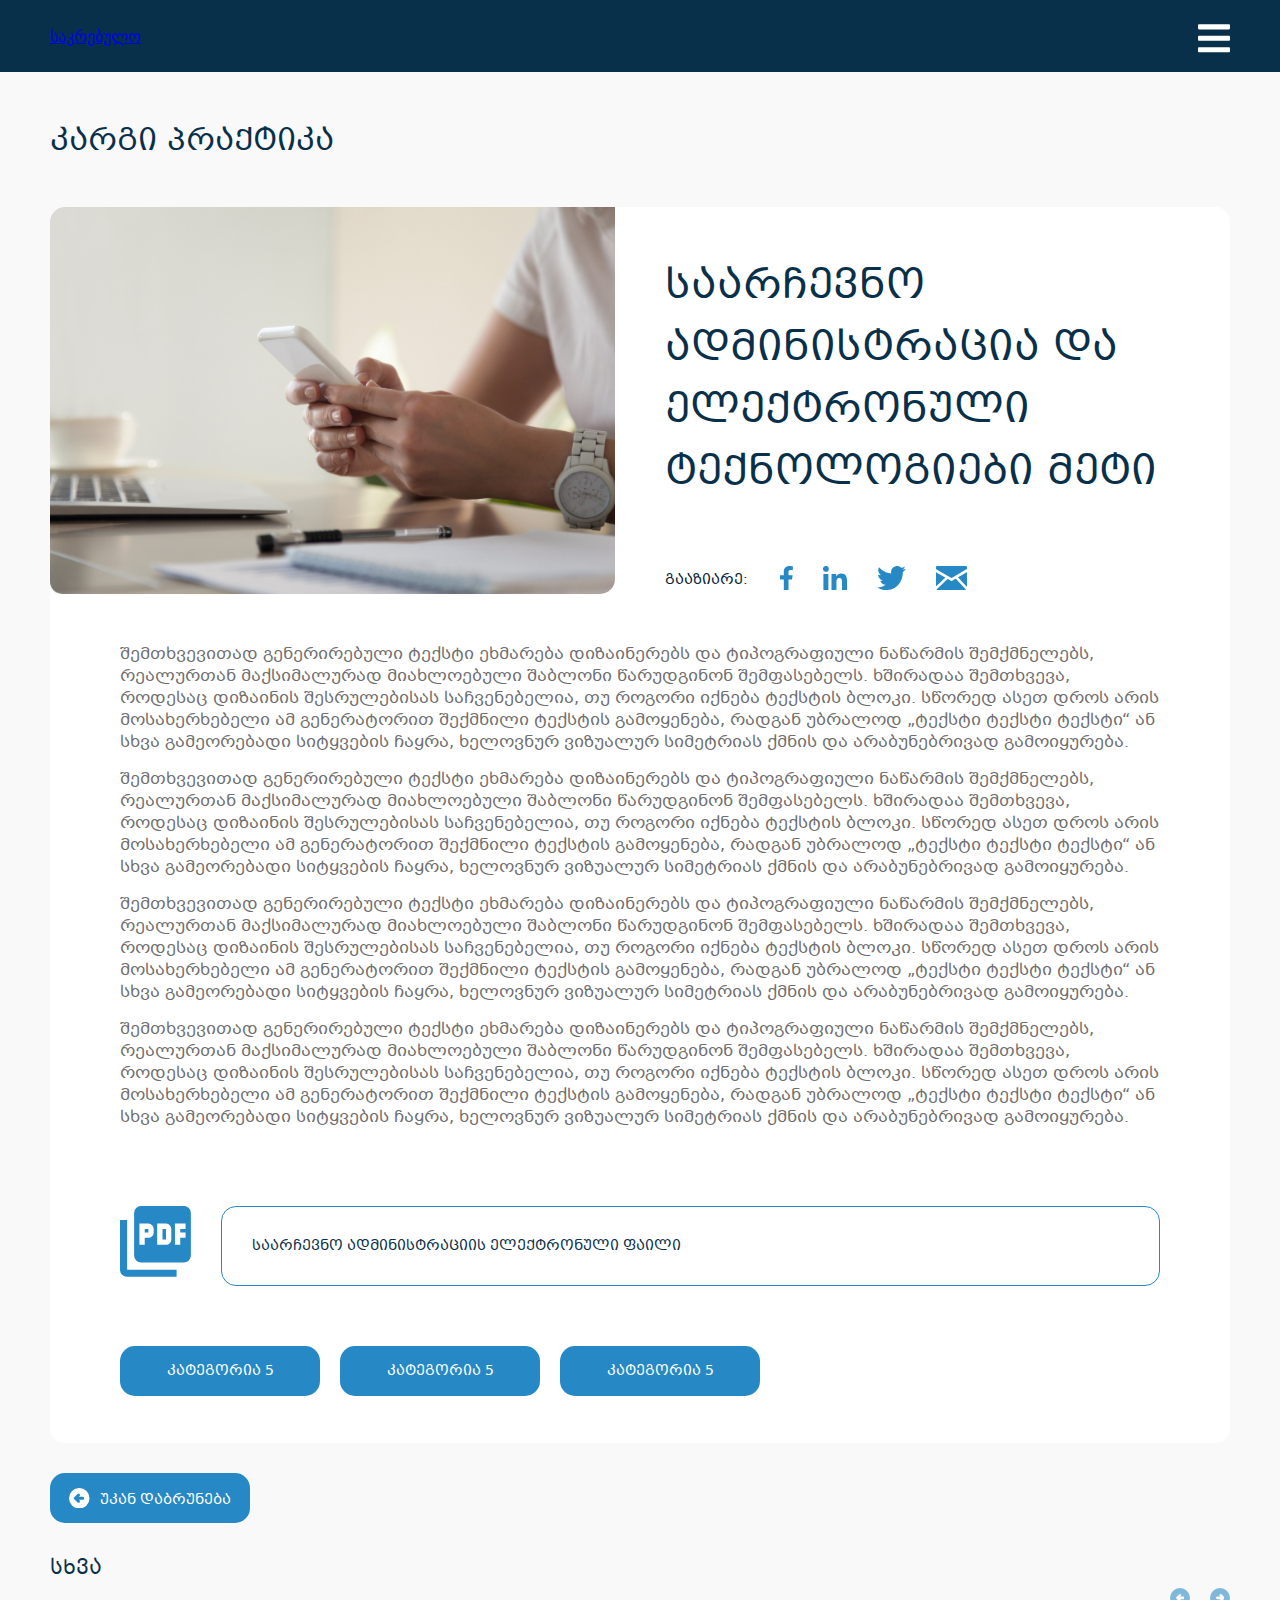
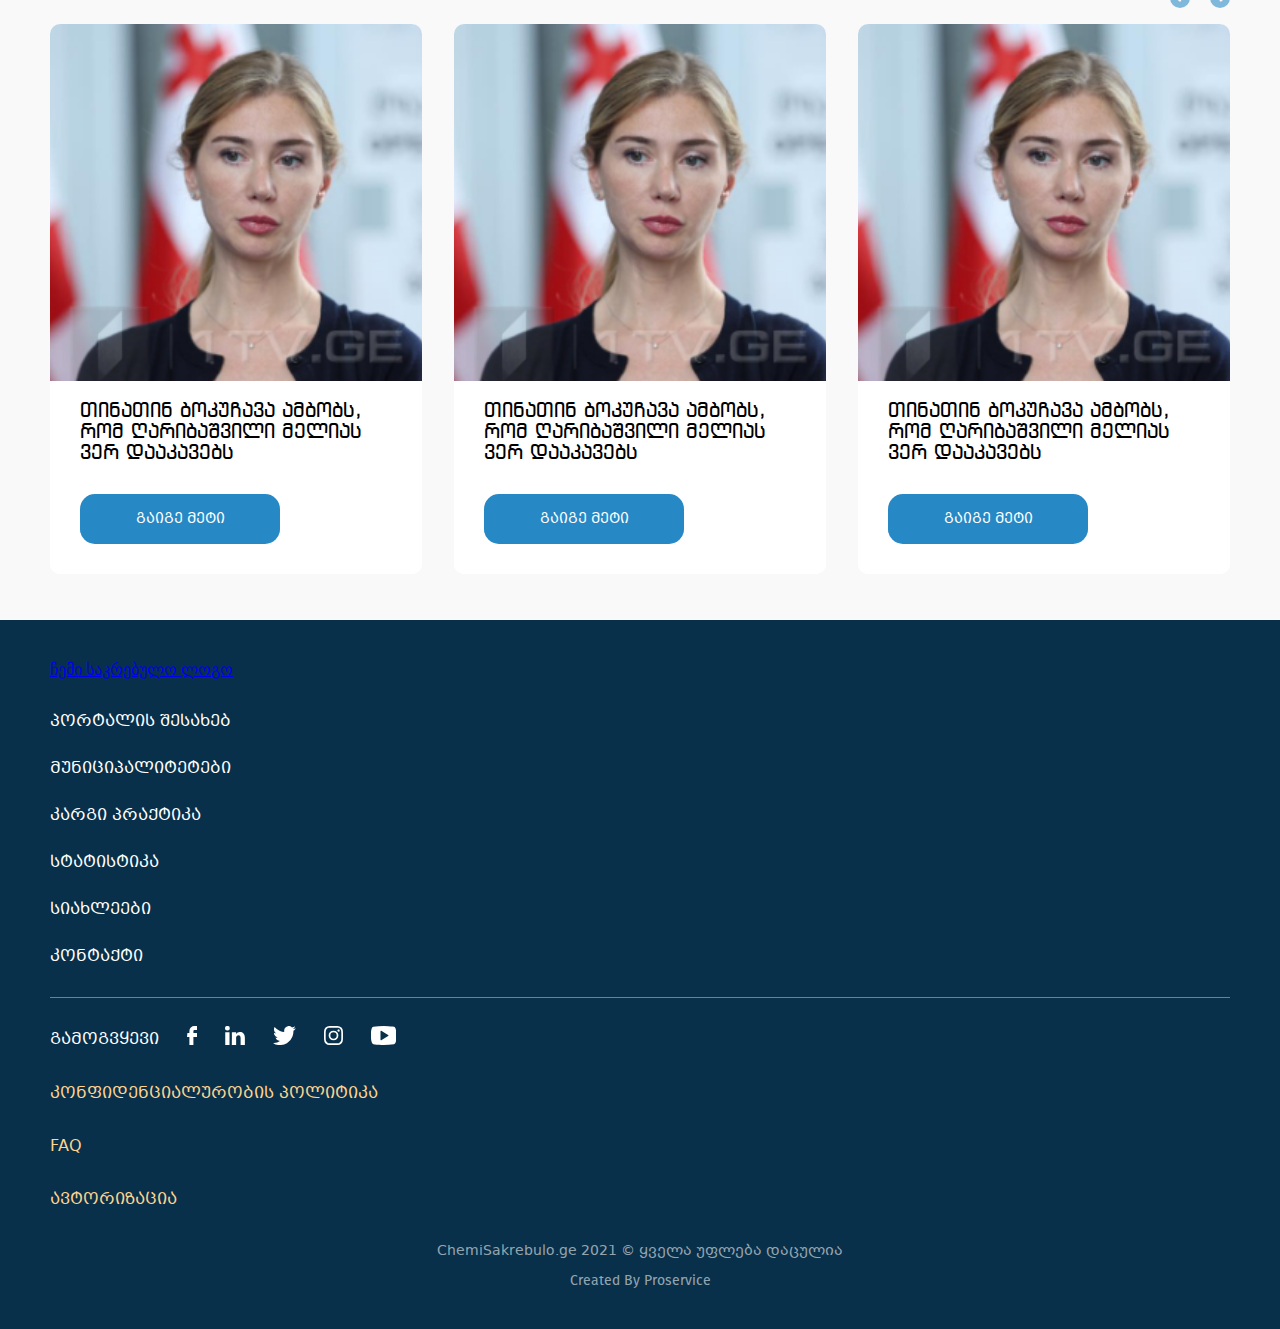
<file: good-practice-detailed.html>
<!DOCTYPE html>
<html lang="ka">
  <head>
    <meta charset="UTF-8" />
    <meta http-equiv="X-UA-Compatible" content="IE=edge" />
    <meta name="viewport" content="width=device-width, initial-scale=1.0" />
    <title>ჩემი საკრებულო | კარგი პრაქტიკა</title>

    <meta name="description" content="კარგი პრაქტიკა" />

    <!-- styles -->
    <link rel="stylesheet" href="assets/css/style.css" />

    <!-- scripts -->
    <script src="assets/js/swiper-bundle.min.js" defer></script>
    <script src="assets/js/script.js" defer></script>
  </head>
  <body>
    <header class="header">
      <div class="container header__container">
        <a href="/" class="logo">საკრებულო</a>

        <nav class="nav nav--resp" data-nav>
          <button class="nav-close" data-nav-close>
            <svg
              aria-hidden="true"
              focusable="false"
              xmlns="http://www.w3.org/2000/svg"
              viewBox="0 0 352 512"
            >
              <path
                d="M242.72 256l100.07-100.07c12.28-12.28 12.28-32.19 0-44.48l-22.24-22.24c-12.28-12.28-32.19-12.28-44.48 0L176 189.28 75.93 89.21c-12.28-12.28-32.19-12.28-44.48 0L9.21 111.45c-12.28 12.28-12.28 32.19 0 44.48L109.28 256 9.21 356.07c-12.28 12.28-12.28 32.19 0 44.48l22.24 22.24c12.28 12.28 32.2 12.28 44.48 0L176 322.72l100.07 100.07c12.28 12.28 32.2 12.28 44.48 0l22.24-22.24c12.28-12.28 12.28-32.19 0-44.48L242.72 256z"
              ></path>
            </svg>
          </button>

          <ul class="nav__list">
            <li class="nav__item">
              <a href="#" class="nav__link">პორტალის შესახებ</a>
            </li>
            <li class="nav__item">
              <button href="#" class="nav__link" data-nav-dropdown-trigger>
                მუნიციპალიტეტები
              </button>

              <div class="nav__dropdown">
                <ul class="nav__municipalities" data-nav-dropdown>
                  <li><a href="#">თბილისი</a></li>
                  <li><a href="#">ბათუმი</a></li>
                  <li><a href="#">ქუთაისი</a></li>
                  <li><a href="#">რუსთავი</a></li>
                  <li><a href="#">ფოთი</a></li>
                  <li><a href="#">გორის მუნიციპალიტეტი</a></li>
                  <li><a href="#">ზუგდიდის მუნიციპალიტეტი</a></li>
                  <li><a href="#">მარნეულის მუნიციპალიტეტი</a></li>
                  <li><a href="#">გარდაბნის მუნიციპალიტეტი</a></li>
                  <li><a href="#">ქობულეთის მუნიციპალიტეტი</a></li>
                  <li><a href="#">ოზურგეთის მუნიციპალიტეტი</a></li>
                  <li><a href="#">თელავის მუნიციპალიტეტი</a></li>
                  <li><a href="#">ზესტაფონის მუნიციპალიტეტი</a></li>
                  <li><a href="#">წყალტუბოს მუნიციპალიტეტი</a></li>
                  <li><a href="#">თბილისი</a></li>
                  <li><a href="#">ბათუმი</a></li>
                  <li><a href="#">ქუთაისი</a></li>
                  <li><a href="#">რუსთავი</a></li>
                  <li><a href="#">ფოთი</a></li>
                </ul>
              </div>
            </li>
            <li class="nav__item">
              <a href="#" class="nav__link">კარგი პრაქტიკა</a>
            </li>
            <li class="nav__item">
              <a href="#" class="nav__link">სტატისტიკა</a>
            </li>
            <li class="nav__item">
              <a href="#" class="nav__link">სიახლეები</a>
            </li>
            <li class="nav__item">
              <a href="#" class="nav__link">კონტაქტი</a>
            </li>
          </ul>
        </nav>

        <button
          class="nav-control"
          aria-label="navigation control"
          data-nav-open
        >
          <svg
            aria-hidden="true"
            xmlns="http://www.w3.org/2000/svg"
            viewBox="0 0 448 512"
          >
            <path
              d="M16 132h416c8.837 0 16-7.163 16-16V76c0-8.837-7.163-16-16-16H16C7.163 60 0 67.163 0 76v40c0 8.837 7.163 16 16 16zm0 160h416c8.837 0 16-7.163 16-16v-40c0-8.837-7.163-16-16-16H16c-8.837 0-16 7.163-16 16v40c0 8.837 7.163 16 16 16zm0 160h416c8.837 0 16-7.163 16-16v-40c0-8.837-7.163-16-16-16H16c-8.837 0-16 7.163-16 16v40c0 8.837 7.163 16 16 16z"
            ></path>
          </svg>
        </button>
      </div>
    </header>

    <div class="container">
      <main>
        <p class="page-title">კარგი პრაქტიკა</p>

        <article class="article">
          <div class="article__header">
            <figure>
              <img src="assets/images/placeholder.png" alt="" />
            </figure>

            <div>
              <h1 class="article__heading">
                საარჩევნო ადმინისტრაცია და ელექტრონული ტექნოლოგიები მეტი
              </h1>

              <div class="share">
                <p>გააზიარე:</p>
                <ul>
                  <li>
                    <a href="#">
                      <svg
                        xmlns="http://www.w3.org/2000/svg"
                        width="12.854"
                        height="24"
                        viewBox="0 0 12.854 24"
                      >
                        <path
                          id="facebook"
                          d="M34.9,13.5l.667-4.343H31.4V6.338a2.172,2.172,0,0,1,2.449-2.347h1.895V.293A23.105,23.105,0,0,0,32.381,0c-3.432,0-5.676,2.08-5.676,5.846v3.31H22.89V13.5h3.815V24h4.7V13.5Z"
                          transform="translate(-22.89)"
                          fill="#2688c5"
                        />
                      </svg>
                    </a>
                  </li>
                  <li>
                    <a href="#">
                      <svg
                        xmlns="http://www.w3.org/2000/svg"
                        width="24"
                        height="24"
                        viewBox="0 0 24 24"
                      >
                        <path
                          id="linkedin"
                          d="M5.372,24.01H.4V7.986H5.372ZM2.882,5.8A2.9,2.9,0,1,1,5.763,2.892,2.906,2.906,0,0,1,2.882,5.8ZM24,24.01H19.03v-7.8c0-1.859-.038-4.243-2.587-4.243-2.587,0-2.983,2.02-2.983,4.109V24.01H8.489V7.986h4.772v2.186h.07a5.228,5.228,0,0,1,4.708-2.588C23.075,7.585,24,10.9,24,15.208v8.8Z"
                          transform="translate(0 -0.01)"
                          fill="#2688c5"
                        />
                      </svg>
                    </a>
                  </li>

                  <li>
                    <a href="#">
                      <svg
                        xmlns="http://www.w3.org/2000/svg"
                        width="28.8"
                        height="24"
                        viewBox="0 0 28.8 24"
                      >
                        <path
                          id="twitter"
                          d="M28.8,5.808a7.74,7.74,0,0,1-1.075,1.541,7.938,7.938,0,0,1-1.942,1.638q.032.257.048.482a17.475,17.475,0,0,1-1.236,6.694,17.628,17.628,0,0,1-7.015,8.717A18.445,18.445,0,0,1,6.6,26.885,12.608,12.608,0,0,1,0,24.333,12.3,12.3,0,0,0,8.8,21.8c-2.7.068-4.661-1.884-5.586-4.142a3.757,3.757,0,0,0,1.252.064,11.648,11.648,0,0,0,1.413-.193,6.623,6.623,0,0,1-4.014-3.114,6.714,6.714,0,0,1-.674-2.954,5.641,5.641,0,0,0,2.665.8A6.885,6.885,0,0,1,1.236,8.006a7.878,7.878,0,0,1,.722-3.837A20.179,20.179,0,0,0,8.814,9.306a14.2,14.2,0,0,0,5.378,1.124,7.187,7.187,0,0,1,.722-4.559,6.211,6.211,0,0,1,3.708-2.7,5.473,5.473,0,0,1,5.49,1.7,9.773,9.773,0,0,0,3.821-1.413,5.8,5.8,0,0,1-2.633,3.4,16.694,16.694,0,0,0,3.5-1.059Z"
                          transform="translate(0 -2.999)"
                          fill="#2688c5"
                        />
                      </svg>
                    </a>
                  </li>

                  <li>
                    <a href="#">
                      <svg
                        xmlns="http://www.w3.org/2000/svg"
                        width="30.996"
                        height="24"
                        viewBox="0 0 30.996 24"
                      >
                        <g id="mail" transform="translate(-4.14 -7.268)">
                          <path
                            id="Path_228"
                            data-name="Path 228"
                            d="M34.108,7.268H5.169A1.03,1.03,0,0,0,4.14,8.3v2.071a.352.352,0,0,0,.188.249l15.211,8.688a.258.258,0,0,0,.258,0l14.751-8.678c.083-.046.3-.169.386-.225.1-.068.2-.13.2-.252V8.3a1.03,1.03,0,0,0-1.029-1.029Z"
                            transform="translate(0 0)"
                            fill="#2688c5"
                          />
                          <path
                            id="Path_229"
                            data-name="Path 229"
                            d="M32.668,12.837a.259.259,0,0,0-.259,0l-8.347,4.911a.256.256,0,0,0-.058.4l8.348,9a.257.257,0,0,0,.445-.176V13.059a.257.257,0,0,0-.129-.224Z"
                            transform="translate(2.34 0.654)"
                            fill="#2688c5"
                          />
                          <path
                            id="Path_230"
                            data-name="Path 230"
                            d="M23.954,18.71a.256.256,0,0,0-.319-.047l-3.346,1.969A1.3,1.3,0,0,1,19,20.641l-2.944-1.682a.257.257,0,0,0-.3.035L4.569,29.364a.257.257,0,0,0,.046.41,1,1,0,0,0,.512.151H33.769a.258.258,0,0,0,.189-.433Z"
                            transform="translate(0.041 1.343)"
                            fill="#2688c5"
                          />
                          <path
                            id="Path_231"
                            data-name="Path 231"
                            d="M13.332,18.432a.257.257,0,0,0-.046-.412l-8.762-5a.257.257,0,0,0-.384.224V26.371a.256.256,0,0,0,.432.188l8.76-8.127Z"
                            transform="translate(0 0.676)"
                            fill="#2688c5"
                          />
                        </g>
                      </svg>
                    </a>
                  </li>
                </ul>
              </div>
            </div>
          </div>

          <div class="article__content">
            <div class="article__texts">
              <p>
                შემთხვევითად გენერირებული ტექსტი ეხმარება დიზაინერებს და
                ტიპოგრაფიული ნაწარმის შემქმნელებს, რეალურთან მაქსიმალურად
                მიახლოებული შაბლონი წარუდგინონ შემფასებელს. ხშირადაა შემთხვევა,
                როდესაც დიზაინის შესრულებისას საჩვენებელია, თუ როგორი იქნება
                ტექსტის ბლოკი. სწორედ ასეთ დროს არის მოსახერხებელი ამ
                გენერატორით შექმნილი ტექსტის გამოყენება, რადგან უბრალოდ „ტექსტი
                ტექსტი ტექსტი“ ან სხვა გამეორებადი სიტყვების ჩაყრა, ხელოვნურ
                ვიზუალურ სიმეტრიას ქმნის და არაბუნებრივად გამოიყურება.
              </p>

              <p>
                შემთხვევითად გენერირებული ტექსტი ეხმარება დიზაინერებს და
                ტიპოგრაფიული ნაწარმის შემქმნელებს, რეალურთან მაქსიმალურად
                მიახლოებული შაბლონი წარუდგინონ შემფასებელს. ხშირადაა შემთხვევა,
                როდესაც დიზაინის შესრულებისას საჩვენებელია, თუ როგორი იქნება
                ტექსტის ბლოკი. სწორედ ასეთ დროს არის მოსახერხებელი ამ
                გენერატორით შექმნილი ტექსტის გამოყენება, რადგან უბრალოდ „ტექსტი
                ტექსტი ტექსტი“ ან სხვა გამეორებადი სიტყვების ჩაყრა, ხელოვნურ
                ვიზუალურ სიმეტრიას ქმნის და არაბუნებრივად გამოიყურება.
              </p>

              <p>
                შემთხვევითად გენერირებული ტექსტი ეხმარება დიზაინერებს და
                ტიპოგრაფიული ნაწარმის შემქმნელებს, რეალურთან მაქსიმალურად
                მიახლოებული შაბლონი წარუდგინონ შემფასებელს. ხშირადაა შემთხვევა,
                როდესაც დიზაინის შესრულებისას საჩვენებელია, თუ როგორი იქნება
                ტექსტის ბლოკი. სწორედ ასეთ დროს არის მოსახერხებელი ამ
                გენერატორით შექმნილი ტექსტის გამოყენება, რადგან უბრალოდ „ტექსტი
                ტექსტი ტექსტი“ ან სხვა გამეორებადი სიტყვების ჩაყრა, ხელოვნურ
                ვიზუალურ სიმეტრიას ქმნის და არაბუნებრივად გამოიყურება.
              </p>

              <p>
                შემთხვევითად გენერირებული ტექსტი ეხმარება დიზაინერებს და
                ტიპოგრაფიული ნაწარმის შემქმნელებს, რეალურთან მაქსიმალურად
                მიახლოებული შაბლონი წარუდგინონ შემფასებელს. ხშირადაა შემთხვევა,
                როდესაც დიზაინის შესრულებისას საჩვენებელია, თუ როგორი იქნება
                ტექსტის ბლოკი. სწორედ ასეთ დროს არის მოსახერხებელი ამ
                გენერატორით შექმნილი ტექსტის გამოყენება, რადგან უბრალოდ „ტექსტი
                ტექსტი ტექსტი“ ან სხვა გამეორებადი სიტყვების ჩაყრა, ხელოვნურ
                ვიზუალურ სიმეტრიას ქმნის და არაბუნებრივად გამოიყურება.
              </p>
            </div>

            <div class="article__files">
              <svg
                xmlns="http://www.w3.org/2000/svg"
                width="70.875"
                height="70.71"
                viewBox="0 0 70.875 70.71"
              >
                <path
                  id="collection-pdf"
                  d="M63.739.25A6.889,6.889,0,0,1,68.8,2.325a6.689,6.689,0,0,1,2.074,4.9V49.713a7.087,7.087,0,0,1-7.137,7.139H21.247a7.087,7.087,0,0,1-7.139-7.139V7.221a6.692,6.692,0,0,1,2.075-4.9A6.9,6.9,0,0,1,21.247.25ZM33.7,26.807V23.156a5.388,5.388,0,0,0-5.312-5.312H19.42V39.091h5.312V32.119h3.651A5.388,5.388,0,0,0,33.7,26.807ZM51.29,33.779V23.156A5.249,5.249,0,0,0,49.8,19.421a5.028,5.028,0,0,0-3.818-1.578h-8.8V39.091h8.8a5.114,5.114,0,0,0,5.312-5.312ZM65.565,23.156V17.844H54.943V39.091h5.312V32.119h5.312V26.807H60.255V23.156h5.312ZM24.733,26.807V23.156h3.651v3.651ZM7.137,14.358V63.989H56.6V70.96H7.137a6.889,6.889,0,0,1-5.063-2.075A6.689,6.689,0,0,1,0,63.989V14.358Zm35.355,19.42V23.156h3.486V33.779Z"
                  transform="translate(0 -0.25)"
                  fill="#2688c5"
                />
              </svg>

              <button>საარჩევნო ადმინისტრაციის ელექტრონული ფაილი</button>
            </div>

            <div class="btn-group">
              <button class="btn btn--primary">კატეგორია 5</button>
              <button class="btn btn--primary">კატეგორია 5</button>
              <button class="btn btn--primary">კატეგორია 5</button>
            </div>
          </div>
        </article>
      </main>

      <div class="backlink">
        <a href="#" class="btn btn--primary">
          <svg
            xmlns="http://www.w3.org/2000/svg"
            width="20.518"
            height="20.518"
            viewBox="0 0 20.518 20.518"
          >
            <path
              d="M10.259,0A10.259,10.259,0,1,1,0,10.259,10.259,10.259,0,0,1,10.259,0Z"
              transform="translate(0 0)"
              fill="#fff"
            />
            <path
              d="M3.819.41a1.482,1.482,0,0,1,2.047,0,1.447,1.447,0,0,1,0,2.047h0l-.575.575h3.7a1.6,1.6,0,0,1,0,3.192h-3.7l.575.575A1.448,1.448,0,0,1,3.819,8.837L.28,5.3a.958.958,0,0,1,0-1.354Z"
              transform="translate(4.76 5.609)"
              fill="#2688c5"
            />
          </svg>

          <span>უკან დაბრუნება</span>
        </a>
      </div>

      <h2 class="page-title-secondary">სხვა</h2>

      <!-- Slider main container -->
      <div class="swiper">
        <!-- Additional required wrapper -->
        <div class="swiper-wrapper">
          <!-- Slides -->
          <div class="swiper-slide">
            <article class="card card--alt">
              <figure>
                <img src="assets/images/tina-bokuchava.png" alt="" />
              </figure>

              <div class="card__content">
                <h3>
                  თინათინ ბოკუჩავა ამბობს, რომ ღარიბაშვილი მელიას ვერ დააკავებს
                </h3>

                <p>
                  როგორ შევარჩიოთ საჩუქარი მეგობრის დაბადების დღისათვის? ასეთი
                  კითხვა, დარწმუნებული ვარ ბევრჯერ გაგჩენიათ. როგორ შევარჩიოთ
                  საჩუქარი მეგობრის დაბადების დღისათვის?
                </p>

                <a href="#" class="card__btn">გაიგე მეტი</a>
              </div>
            </article>
          </div>
          <div class="swiper-slide">
            <article class="card card--alt">
              <figure>
                <img src="assets/images/tina-bokuchava.png" alt="" />
              </figure>

              <div class="card__content">
                <h3>
                  თინათინ ბოკუჩავა ამბობს, რომ ღარიბაშვილი მელიას ვერ დააკავებს
                </h3>

                <p>
                  როგორ შევარჩიოთ საჩუქარი მეგობრის დაბადების დღისათვის? ასეთი
                  კითხვა, დარწმუნებული ვარ ბევრჯერ გაგჩენიათ. როგორ შევარჩიოთ
                  საჩუქარი მეგობრის დაბადების დღისათვის?
                </p>

                <a href="#" class="card__btn">გაიგე მეტი</a>
              </div>
            </article>
          </div>
          <div class="swiper-slide">
            <article class="card card--alt">
              <figure>
                <img src="assets/images/tina-bokuchava.png" alt="" />
              </figure>

              <div class="card__content">
                <h3>
                  თინათინ ბოკუჩავა ამბობს, რომ ღარიბაშვილი მელიას ვერ დააკავებს
                </h3>

                <p>
                  როგორ შევარჩიოთ საჩუქარი მეგობრის დაბადების დღისათვის? ასეთი
                  კითხვა, დარწმუნებული ვარ ბევრჯერ გაგჩენიათ. როგორ შევარჩიოთ
                  საჩუქარი მეგობრის დაბადების დღისათვის?
                </p>

                <a href="#" class="card__btn">გაიგე მეტი</a>
              </div>
            </article>
          </div>
          <div class="swiper-slide">
            <article class="card card--alt">
              <figure>
                <img src="assets/images/tina-bokuchava.png" alt="" />
              </figure>

              <div class="card__content">
                <h3>
                  თინათინ ბოკუჩავა ამბობს, რომ ღარიბაშვილი მელიას ვერ დააკავებს
                </h3>

                <p>
                  როგორ შევარჩიოთ საჩუქარი მეგობრის დაბადების დღისათვის? ასეთი
                  კითხვა, დარწმუნებული ვარ ბევრჯერ გაგჩენიათ. როგორ შევარჩიოთ
                  საჩუქარი მეგობრის დაბადების დღისათვის?
                </p>

                <a href="#" class="card__btn">გაიგე მეტი</a>
              </div>
            </article>
          </div>
          <div class="swiper-slide">
            <article class="card card--alt">
              <figure>
                <img src="assets/images/tina-bokuchava.png" alt="" />
              </figure>

              <div class="card__content">
                <h3>
                  თინათინ ბოკუჩავა ამბობს, რომ ღარიბაშვილი მელიას ვერ დააკავებს
                </h3>

                <p>
                  როგორ შევარჩიოთ საჩუქარი მეგობრის დაბადების დღისათვის? ასეთი
                  კითხვა, დარწმუნებული ვარ ბევრჯერ გაგჩენიათ. როგორ შევარჩიოთ
                  საჩუქარი მეგობრის დაბადების დღისათვის?
                </p>

                <a href="#" class="card__btn">გაიგე მეტი</a>
              </div>
            </article>
          </div>
        </div>

        <!-- If we need navigation buttons -->
        <div class="swiper-button-prev arrow">
          <svg xmlns="http://www.w3.org/2000/svg" viewBox="0 0 8.771 7.619">
            <path
              d="M3.164.34a1.228,1.228,0,0,1,1.7,0,1.2,1.2,0,0,1,0,1.7h0l-.476.476H7.449a1.322,1.322,0,0,1,0,2.645H4.384l.476.476a1.2,1.2,0,0,1-1.7,1.689L.232,4.39a.793.793,0,0,1,0-1.122Z"
            />
          </svg>
        </div>
        <div class="swiper-button-next arrow">
          <svg xmlns="http://www.w3.org/2000/svg" viewBox="0 0 8.771 7.619">
            <path
              d="M5.607.34a1.228,1.228,0,0,0-1.7,0,1.2,1.2,0,0,0,0,1.7h0l.476.476H1.322a1.322,1.322,0,0,0,0,2.645H4.386l-.476.476a1.2,1.2,0,0,0,1.7,1.689L8.539,4.39a.793.793,0,0,0,0-1.122Z"
            />
          </svg>
        </div>
      </div>
    </div>

    <footer class="footer">
      <div class="container footer__container">
        <div class="footer__logo">
          <a href="#"> ჩემი საკრებულო ლოგო </a>
        </div>

        <div class="footer__content">
          <nav class="footer__nav">
            <ul class="footer__nav__list">
              <li class="nav__item">
                <a href="#" class="nav__link">პორტალის შესახებ</a>
              </li>
              <li class="nav__item">
                <a href="#" class="nav__link">მუნიციპალიტეტები</a>
              </li>
              <li class="nav__item">
                <a href="#" class="nav__link">კარგი პრაქტიკა</a>
              </li>
              <li class="nav__item">
                <a href="#" class="nav__link">სტატისტიკა</a>
              </li>
              <li class="nav__item">
                <a href="#" class="nav__link">სიახლეები</a>
              </li>
              <li class="nav__item">
                <a href="#" class="nav__link">კონტაქტი</a>
              </li>
            </ul>
          </nav>

          <div class="divider"></div>

          <div class="footer__links-more">
            <ul class="footer__social">
              <li>გამოგვყევი</li>
              <li>
                <a href="#" target="_blank" rel="noopener">
                  <svg
                    xmlns="http://www.w3.org/2000/svg"
                    width="10.396"
                    height="19"
                    viewBox="0 0 10.396 19"
                  >
                    <path
                      id="Path_149"
                      data-name="Path 149"
                      d="M12.6,22.75h4V14.74h3.6l.4-3.98h-4V8.75a1,1,0,0,1,1-1h3v-4h-3a5,5,0,0,0-5,5v2.01h-2l-.4,3.98h2.4v8.01Z"
                      transform="translate(-10.203 -3.75)"
                      fill="#fff"
                    />
                  </svg>
                </a>
              </li>
              <li>
                <a href="#" target="_blank" rel="noopener">
                  <svg
                    xmlns="http://www.w3.org/2000/svg"
                    width="19.877"
                    height="19"
                    viewBox="0 0 19.877 19"
                  >
                    <path
                      id="linkedin"
                      d="M4.512,19V6.181H.251V19ZM2.382,4.429A2.222,2.222,0,1,0,2.41,0a2.221,2.221,0,1,0-.056,4.429h.028ZM6.87,19h4.261V11.841a2.917,2.917,0,0,1,.14-1.04,2.332,2.332,0,0,1,2.186-1.558c1.542,0,2.159,1.175,2.159,2.9V19h4.261V11.649c0-3.938-2.1-5.769-4.906-5.769A4.243,4.243,0,0,0,11.1,8.04h.029V6.18H6.871c.056,1.2,0,12.819,0,12.819Z"
                      fill="#fff"
                    />
                  </svg>
                </a>
              </li>
              <li>
                <a href="#" target="_blank" rel="noopener">
                  <svg
                    xmlns="http://www.w3.org/2000/svg"
                    width="22.8"
                    height="19"
                    viewBox="0 0 22.8 19"
                  >
                    <path
                      id="twitter"
                      d="M22.8,5.223a6.127,6.127,0,0,1-.851,1.22,6.285,6.285,0,0,1-1.538,1.3q.026.2.038.381a13.834,13.834,0,0,1-.979,5.3,13.955,13.955,0,0,1-5.554,6.9,14.6,14.6,0,0,1-8.693,1.588A9.982,9.982,0,0,1,0,19.889a9.733,9.733,0,0,0,6.965-2.008A4.8,4.8,0,0,1,2.542,14.6a2.974,2.974,0,0,0,.991.051A9.222,9.222,0,0,0,4.652,14.5a5.243,5.243,0,0,1-3.177-2.466A5.315,5.315,0,0,1,.941,9.7a4.466,4.466,0,0,0,2.11.635A5.45,5.45,0,0,1,.979,6.963,6.237,6.237,0,0,1,1.55,3.926,15.975,15.975,0,0,0,6.977,7.992a11.242,11.242,0,0,0,4.257.89,5.69,5.69,0,0,1,.572-3.609,4.917,4.917,0,0,1,2.936-2.135,4.333,4.333,0,0,1,4.347,1.347,7.737,7.737,0,0,0,3.025-1.118,4.589,4.589,0,0,1-2.084,2.694,13.216,13.216,0,0,0,2.77-.839Z"
                      transform="translate(0 -2.999)"
                      fill="#fff"
                    />
                  </svg>
                </a>
              </li>
              <li>
                <a href="#" target="_blank" rel="noopener">
                  <svg
                    xmlns="http://www.w3.org/2000/svg"
                    width="19"
                    height="19"
                    viewBox="0 0 19 19"
                  >
                    <path
                      id="instagram"
                      d="M12.667,9.5A3.168,3.168,0,0,0,9.5,6.333,3.168,3.168,0,0,0,6.333,9.5,3.168,3.168,0,0,0,9.5,12.667,3.168,3.168,0,0,0,12.667,9.5Zm1.707,0A4.856,4.856,0,0,1,9.5,14.373,4.856,4.856,0,0,1,4.626,9.5,4.856,4.856,0,0,1,9.5,4.626,4.856,4.856,0,0,1,14.373,9.5Zm1.336-5.071a1.138,1.138,0,1,1-1.942-.8,1.138,1.138,0,0,1,1.942.8ZM9.5,1.707,8.554,1.7q-.86-.006-1.305,0t-1.194.037a9.755,9.755,0,0,0-1.274.123,4.916,4.916,0,0,0-.884.23A3.235,3.235,0,0,0,2.091,3.9a4.964,4.964,0,0,0-.229.885,9.755,9.755,0,0,0-.123,1.274Q1.707,6.8,1.7,7.249t0,1.305q.006.86.006.946t-.006.946q-.006.86,0,1.305t.037,1.194a9.755,9.755,0,0,0,.123,1.274,4.934,4.934,0,0,0,.229.884A3.235,3.235,0,0,0,3.9,16.909a4.964,4.964,0,0,0,.885.229,9.755,9.755,0,0,0,1.274.123q.748.031,1.194.037t1.305,0l.946-.006.946.006q.86.006,1.305,0t1.194-.037a9.753,9.753,0,0,0,1.274-.123,4.965,4.965,0,0,0,.885-.229A3.235,3.235,0,0,0,16.911,15.1a4.964,4.964,0,0,0,.229-.885,9.755,9.755,0,0,0,.124-1.274q.031-.748.037-1.194t0-1.305q-.006-.86-.006-.946t.006-.946q.006-.86,0-1.305t-.037-1.194A9.754,9.754,0,0,0,17.14,4.78a4.869,4.869,0,0,0-.23-.884A3.235,3.235,0,0,0,15.1,2.091a4.964,4.964,0,0,0-.885-.229,9.755,9.755,0,0,0-1.274-.123Q12.2,1.707,11.751,1.7t-1.305,0L9.5,1.707ZM19,9.5q0,2.833-.062,3.921A5.8,5.8,0,0,1,17.4,17.4a5.8,5.8,0,0,1-3.983,1.534Q12.333,19,9.5,19t-3.921-.062A5.8,5.8,0,0,1,1.6,17.4,5.8,5.8,0,0,1,.062,13.421Q0,12.333,0,9.5T.062,5.579A5.8,5.8,0,0,1,1.6,1.6,5.8,5.8,0,0,1,5.579.062Q6.667,0,9.5,0t3.921.062A5.8,5.8,0,0,1,17.4,1.6a5.8,5.8,0,0,1,1.534,3.983Q19,6.667,19,9.5Z"
                      fill="#fff"
                    />
                  </svg>
                </a>
              </li>
              <li>
                <a href="#" target="_blank" rel="noopener">
                  <svg
                    xmlns="http://www.w3.org/2000/svg"
                    width="25.333"
                    height="19"
                    viewBox="0 0 25.333 19"
                  >
                    <path
                      id="youtube"
                      d="M22.958,18.208A72.361,72.361,0,0,1,12.667,19q-2.127,0-4.7-.2t-4.082-.4l-1.509-.2A1.834,1.834,0,0,1,1.2,17.281a5.812,5.812,0,0,1-.742-1.942Q.222,14.2.11,13.211A16.149,16.149,0,0,1,0,11.4V7.6Q0,1.286,2.375.792A72.361,72.361,0,0,1,12.667,0q2.127,0,4.7.2t4.082.4l1.509.2a1.748,1.748,0,0,1,1.224.9,5.65,5.65,0,0,1,.729,1.967q.222,1.163.322,2.127a17.693,17.693,0,0,1,.1,1.806V11.4q0,.891-.074,1.806a20.5,20.5,0,0,1-.3,2.1,5.4,5.4,0,0,1-.742,1.98,1.886,1.886,0,0,1-1.262.916ZM17.144,8.881,10.663,4.923a.737.737,0,0,0-.718-.136Q9.5,4.9,9.5,5.146v8.708q0,.272.445.371a.763.763,0,0,0,.718-.148l6.482-3.958a.839.839,0,0,0,0-1.237Z"
                      fill="#fff"
                    />
                  </svg>
                </a>
              </li>
            </ul>

            <ul class="footer__links">
              <li><a href="#">კონფიდენციალურობის პოლიტიკა</a></li>
              <li><a href="#">FAQ</a></li>
              <li><a href="#">ავტორიზაცია</a></li>
            </ul>
          </div>

          <div class="footer__disclaimer">
            <p class="footer__copy">
              ChemiSakrebulo.ge 2021 &copy; ყველა უფლება დაცულია
            </p>

            <p class="footer__created-by">
              Created By <a href="#">Proservice</a>
            </p>
          </div>
        </div>
      </div>
    </footer>
  </body>
</html>
</file>
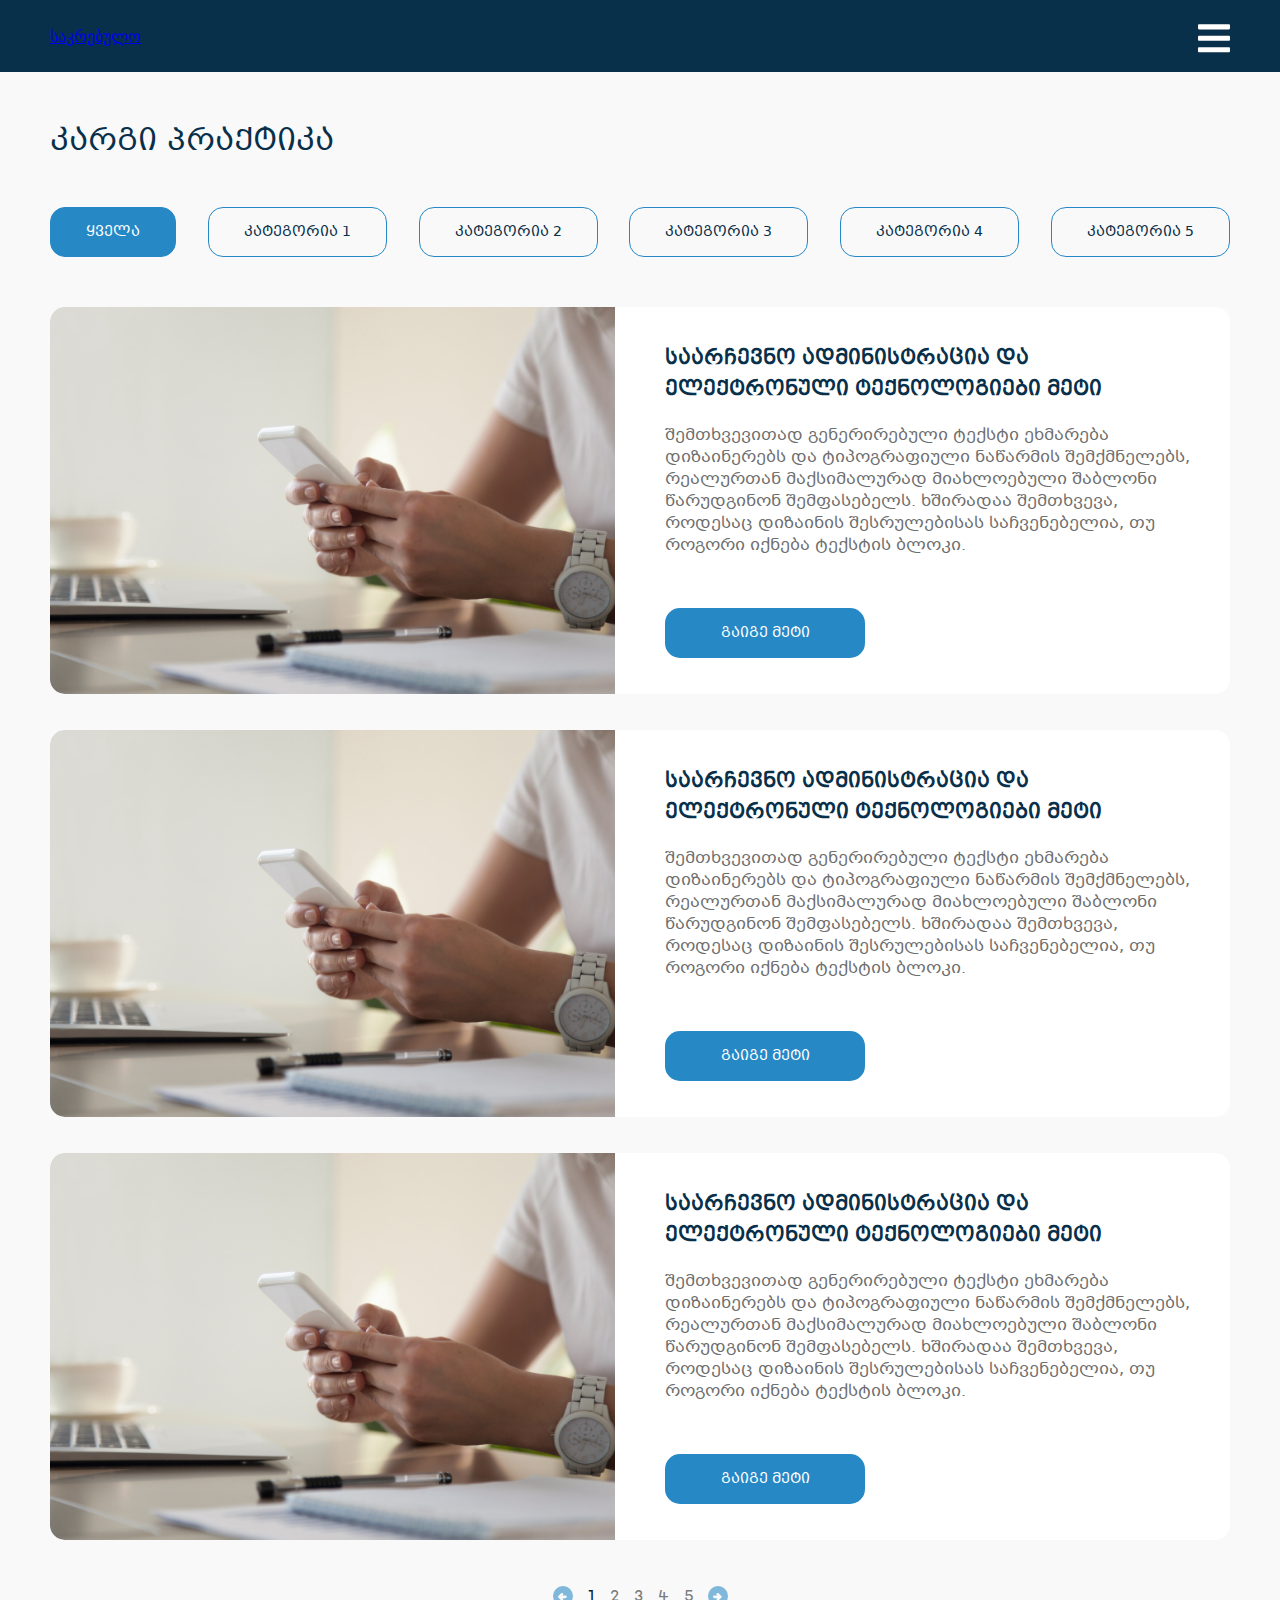
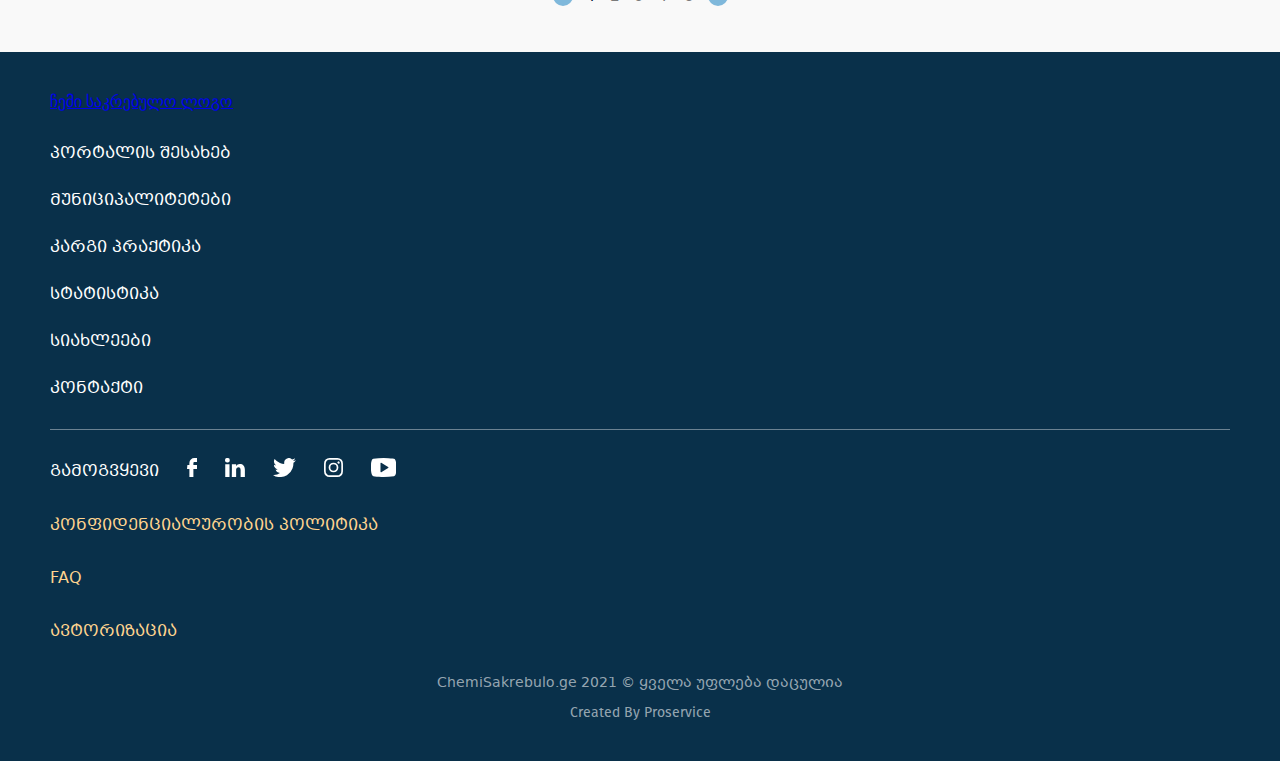
<file: good-practice.html>
<!DOCTYPE html>
<html lang="ka">
  <head>
    <meta charset="UTF-8" />
    <meta http-equiv="X-UA-Compatible" content="IE=edge" />
    <meta name="viewport" content="width=device-width, initial-scale=1.0" />
    <title>ჩემი საკრებულო | კარგი პრაქტიკა</title>

    <meta name="description" content="კარგი პრაქტიკა" />

    <!-- styles -->
    <link rel="stylesheet" href="assets/css/style.css" />

    <!-- scripts -->
    <script src="assets/js/swiper-bundle.min.js" defer></script>
    <script src="assets/js/script.js" defer></script>
  </head>
  <body>
    <header class="header">
      <div class="container header__container">
        <a href="/" class="logo">საკრებულო</a>

        <nav class="nav nav--resp" data-nav>
          <button class="nav-close" data-nav-close>
            <svg
              aria-hidden="true"
              focusable="false"
              xmlns="http://www.w3.org/2000/svg"
              viewBox="0 0 352 512"
            >
              <path
                d="M242.72 256l100.07-100.07c12.28-12.28 12.28-32.19 0-44.48l-22.24-22.24c-12.28-12.28-32.19-12.28-44.48 0L176 189.28 75.93 89.21c-12.28-12.28-32.19-12.28-44.48 0L9.21 111.45c-12.28 12.28-12.28 32.19 0 44.48L109.28 256 9.21 356.07c-12.28 12.28-12.28 32.19 0 44.48l22.24 22.24c12.28 12.28 32.2 12.28 44.48 0L176 322.72l100.07 100.07c12.28 12.28 32.2 12.28 44.48 0l22.24-22.24c12.28-12.28 12.28-32.19 0-44.48L242.72 256z"
              ></path>
            </svg>
          </button>

          <ul class="nav__list">
            <li class="nav__item">
              <a href="#" class="nav__link">პორტალის შესახებ</a>
            </li>
            <li class="nav__item">
              <button href="#" class="nav__link" data-nav-dropdown-trigger>
                მუნიციპალიტეტები
              </button>

              <div class="nav__dropdown">
                <ul class="nav__municipalities" data-nav-dropdown>
                  <li><a href="#">თბილისი</a></li>
                  <li><a href="#">ბათუმი</a></li>
                  <li><a href="#">ქუთაისი</a></li>
                  <li><a href="#">რუსთავი</a></li>
                  <li><a href="#">ფოთი</a></li>
                  <li><a href="#">გორის მუნიციპალიტეტი</a></li>
                  <li><a href="#">ზუგდიდის მუნიციპალიტეტი</a></li>
                  <li><a href="#">მარნეულის მუნიციპალიტეტი</a></li>
                  <li><a href="#">გარდაბნის მუნიციპალიტეტი</a></li>
                  <li><a href="#">ქობულეთის მუნიციპალიტეტი</a></li>
                  <li><a href="#">ოზურგეთის მუნიციპალიტეტი</a></li>
                  <li><a href="#">თელავის მუნიციპალიტეტი</a></li>
                  <li><a href="#">ზესტაფონის მუნიციპალიტეტი</a></li>
                  <li><a href="#">წყალტუბოს მუნიციპალიტეტი</a></li>
                  <li><a href="#">თბილისი</a></li>
                  <li><a href="#">ბათუმი</a></li>
                  <li><a href="#">ქუთაისი</a></li>
                  <li><a href="#">რუსთავი</a></li>
                  <li><a href="#">ფოთი</a></li>
                </ul>
              </div>
            </li>
            <li class="nav__item">
              <a href="#" class="nav__link">კარგი პრაქტიკა</a>
            </li>
            <li class="nav__item">
              <a href="#" class="nav__link">სტატისტიკა</a>
            </li>
            <li class="nav__item">
              <a href="#" class="nav__link">სიახლეები</a>
            </li>
            <li class="nav__item">
              <a href="#" class="nav__link">კონტაქტი</a>
            </li>
          </ul>
        </nav>

        <button
          class="nav-control"
          aria-label="navigation control"
          data-nav-open
        >
          <svg
            aria-hidden="true"
            xmlns="http://www.w3.org/2000/svg"
            viewBox="0 0 448 512"
          >
            <path
              d="M16 132h416c8.837 0 16-7.163 16-16V76c0-8.837-7.163-16-16-16H16C7.163 60 0 67.163 0 76v40c0 8.837 7.163 16 16 16zm0 160h416c8.837 0 16-7.163 16-16v-40c0-8.837-7.163-16-16-16H16c-8.837 0-16 7.163-16 16v40c0 8.837 7.163 16 16 16zm0 160h416c8.837 0 16-7.163 16-16v-40c0-8.837-7.163-16-16-16H16c-8.837 0-16 7.163-16 16v40c0 8.837 7.163 16 16 16z"
            ></path>
          </svg>
        </button>
      </div>
    </header>

    <div class="container">
      <main class="about">
        <h1 class="page-title">კარგი პრაქტიკა</h1>

        <div class="filters filters--margins">
          <button class="filter active">ყველა</button>
          <button class="filter">კატეგორია 1</button>
          <button class="filter">კატეგორია 2</button>
          <button class="filter">კატეგორია 3</button>
          <button class="filter">კატეგორია 4</button>
          <button class="filter">კატეგორია 5</button>
        </div>

        <div class="card-horizontal">
          <figure>
            <img src="assets/images/placeholder.png" alt="" />
          </figure>

          <div class="card-horizontal__content">
            <h2>საარჩევნო ადმინისტრაცია და ელექტრონული ტექნოლოგიები მეტი</h2>

            <div class="card-horizontal__texts">
              <p>
                შემთხვევითად გენერირებული ტექსტი ეხმარება დიზაინერებს და
                ტიპოგრაფიული ნაწარმის შემქმნელებს, რეალურთან მაქსიმალურად
                მიახლოებული შაბლონი წარუდგინონ შემფასებელს. ხშირადაა შემთხვევა,
                როდესაც დიზაინის შესრულებისას საჩვენებელია, თუ როგორი იქნება
                ტექსტის ბლოკი.
              </p>
            </div>

            <a href="#">გაიგე მეტი</a>
          </div>
        </div>

        <div class="card-horizontal">
          <figure>
            <img src="assets/images/placeholder.png" alt="" />
          </figure>

          <div class="card-horizontal__content">
            <h2>საარჩევნო ადმინისტრაცია და ელექტრონული ტექნოლოგიები მეტი</h2>

            <div class="card-horizontal__texts">
              <p>
                შემთხვევითად გენერირებული ტექსტი ეხმარება დიზაინერებს და
                ტიპოგრაფიული ნაწარმის შემქმნელებს, რეალურთან მაქსიმალურად
                მიახლოებული შაბლონი წარუდგინონ შემფასებელს. ხშირადაა შემთხვევა,
                როდესაც დიზაინის შესრულებისას საჩვენებელია, თუ როგორი იქნება
                ტექსტის ბლოკი.
              </p>
            </div>

            <a href="#">გაიგე მეტი</a>
          </div>
        </div>

        <div class="card-horizontal">
          <figure>
            <img src="assets/images/placeholder.png" alt="" />
          </figure>

          <div class="card-horizontal__content">
            <h2>საარჩევნო ადმინისტრაცია და ელექტრონული ტექნოლოგიები მეტი</h2>

            <div class="card-horizontal__texts">
              <p>
                შემთხვევითად გენერირებული ტექსტი ეხმარება დიზაინერებს და
                ტიპოგრაფიული ნაწარმის შემქმნელებს, რეალურთან მაქსიმალურად
                მიახლოებული შაბლონი წარუდგინონ შემფასებელს. ხშირადაა შემთხვევა,
                როდესაც დიზაინის შესრულებისას საჩვენებელია, თუ როგორი იქნება
                ტექსტის ბლოკი.
              </p>
            </div>

            <a href="#">გაიგე მეტი</a>
          </div>
        </div>
      </main>

      <ul class="pagination">
        <li>
          <a href="#" class="arrow">
            <svg xmlns="http://www.w3.org/2000/svg" viewBox="0 0 8.771 7.619">
              <path
                d="M3.164.34a1.228,1.228,0,0,1,1.7,0,1.2,1.2,0,0,1,0,1.7h0l-.476.476H7.449a1.322,1.322,0,0,1,0,2.645H4.384l.476.476a1.2,1.2,0,0,1-1.7,1.689L.232,4.39a.793.793,0,0,1,0-1.122Z"
              />
            </svg>
          </a>
        </li>
        <li><a href="#" class="active">1</a></li>
        <li><a href="#">2</a></li>
        <li><a href="#">3</a></li>
        <li><a href="#">4</a></li>
        <li><a href="#">5</a></li>
        <li>
          <a href="#" class="arrow">
            <svg xmlns="http://www.w3.org/2000/svg" viewBox="0 0 8.771 7.619">
              <path
                d="M5.607.34a1.228,1.228,0,0,0-1.7,0,1.2,1.2,0,0,0,0,1.7h0l.476.476H1.322a1.322,1.322,0,0,0,0,2.645H4.386l-.476.476a1.2,1.2,0,0,0,1.7,1.689L8.539,4.39a.793.793,0,0,0,0-1.122Z"
              />
            </svg>
          </a>
        </li>
      </ul>
    </div>

    <footer class="footer">
      <div class="container footer__container">
        <div class="footer__logo">
          <a href="#"> ჩემი საკრებულო ლოგო </a>
        </div>

        <div class="footer__content">
          <nav class="footer__nav">
            <ul class="footer__nav__list">
              <li class="nav__item">
                <a href="#" class="nav__link">პორტალის შესახებ</a>
              </li>
              <li class="nav__item">
                <a href="#" class="nav__link">მუნიციპალიტეტები</a>
              </li>
              <li class="nav__item">
                <a href="#" class="nav__link">კარგი პრაქტიკა</a>
              </li>
              <li class="nav__item">
                <a href="#" class="nav__link">სტატისტიკა</a>
              </li>
              <li class="nav__item">
                <a href="#" class="nav__link">სიახლეები</a>
              </li>
              <li class="nav__item">
                <a href="#" class="nav__link">კონტაქტი</a>
              </li>
            </ul>
          </nav>

          <div class="divider"></div>

          <div class="footer__links-more">
            <ul class="footer__social">
              <li>გამოგვყევი</li>
              <li>
                <a href="#" target="_blank" rel="noopener">
                  <svg
                    xmlns="http://www.w3.org/2000/svg"
                    width="10.396"
                    height="19"
                    viewBox="0 0 10.396 19"
                  >
                    <path
                      id="Path_149"
                      data-name="Path 149"
                      d="M12.6,22.75h4V14.74h3.6l.4-3.98h-4V8.75a1,1,0,0,1,1-1h3v-4h-3a5,5,0,0,0-5,5v2.01h-2l-.4,3.98h2.4v8.01Z"
                      transform="translate(-10.203 -3.75)"
                      fill="#fff"
                    />
                  </svg>
                </a>
              </li>
              <li>
                <a href="#" target="_blank" rel="noopener">
                  <svg
                    xmlns="http://www.w3.org/2000/svg"
                    width="19.877"
                    height="19"
                    viewBox="0 0 19.877 19"
                  >
                    <path
                      id="linkedin"
                      d="M4.512,19V6.181H.251V19ZM2.382,4.429A2.222,2.222,0,1,0,2.41,0a2.221,2.221,0,1,0-.056,4.429h.028ZM6.87,19h4.261V11.841a2.917,2.917,0,0,1,.14-1.04,2.332,2.332,0,0,1,2.186-1.558c1.542,0,2.159,1.175,2.159,2.9V19h4.261V11.649c0-3.938-2.1-5.769-4.906-5.769A4.243,4.243,0,0,0,11.1,8.04h.029V6.18H6.871c.056,1.2,0,12.819,0,12.819Z"
                      fill="#fff"
                    />
                  </svg>
                </a>
              </li>
              <li>
                <a href="#" target="_blank" rel="noopener">
                  <svg
                    xmlns="http://www.w3.org/2000/svg"
                    width="22.8"
                    height="19"
                    viewBox="0 0 22.8 19"
                  >
                    <path
                      id="twitter"
                      d="M22.8,5.223a6.127,6.127,0,0,1-.851,1.22,6.285,6.285,0,0,1-1.538,1.3q.026.2.038.381a13.834,13.834,0,0,1-.979,5.3,13.955,13.955,0,0,1-5.554,6.9,14.6,14.6,0,0,1-8.693,1.588A9.982,9.982,0,0,1,0,19.889a9.733,9.733,0,0,0,6.965-2.008A4.8,4.8,0,0,1,2.542,14.6a2.974,2.974,0,0,0,.991.051A9.222,9.222,0,0,0,4.652,14.5a5.243,5.243,0,0,1-3.177-2.466A5.315,5.315,0,0,1,.941,9.7a4.466,4.466,0,0,0,2.11.635A5.45,5.45,0,0,1,.979,6.963,6.237,6.237,0,0,1,1.55,3.926,15.975,15.975,0,0,0,6.977,7.992a11.242,11.242,0,0,0,4.257.89,5.69,5.69,0,0,1,.572-3.609,4.917,4.917,0,0,1,2.936-2.135,4.333,4.333,0,0,1,4.347,1.347,7.737,7.737,0,0,0,3.025-1.118,4.589,4.589,0,0,1-2.084,2.694,13.216,13.216,0,0,0,2.77-.839Z"
                      transform="translate(0 -2.999)"
                      fill="#fff"
                    />
                  </svg>
                </a>
              </li>
              <li>
                <a href="#" target="_blank" rel="noopener">
                  <svg
                    xmlns="http://www.w3.org/2000/svg"
                    width="19"
                    height="19"
                    viewBox="0 0 19 19"
                  >
                    <path
                      id="instagram"
                      d="M12.667,9.5A3.168,3.168,0,0,0,9.5,6.333,3.168,3.168,0,0,0,6.333,9.5,3.168,3.168,0,0,0,9.5,12.667,3.168,3.168,0,0,0,12.667,9.5Zm1.707,0A4.856,4.856,0,0,1,9.5,14.373,4.856,4.856,0,0,1,4.626,9.5,4.856,4.856,0,0,1,9.5,4.626,4.856,4.856,0,0,1,14.373,9.5Zm1.336-5.071a1.138,1.138,0,1,1-1.942-.8,1.138,1.138,0,0,1,1.942.8ZM9.5,1.707,8.554,1.7q-.86-.006-1.305,0t-1.194.037a9.755,9.755,0,0,0-1.274.123,4.916,4.916,0,0,0-.884.23A3.235,3.235,0,0,0,2.091,3.9a4.964,4.964,0,0,0-.229.885,9.755,9.755,0,0,0-.123,1.274Q1.707,6.8,1.7,7.249t0,1.305q.006.86.006.946t-.006.946q-.006.86,0,1.305t.037,1.194a9.755,9.755,0,0,0,.123,1.274,4.934,4.934,0,0,0,.229.884A3.235,3.235,0,0,0,3.9,16.909a4.964,4.964,0,0,0,.885.229,9.755,9.755,0,0,0,1.274.123q.748.031,1.194.037t1.305,0l.946-.006.946.006q.86.006,1.305,0t1.194-.037a9.753,9.753,0,0,0,1.274-.123,4.965,4.965,0,0,0,.885-.229A3.235,3.235,0,0,0,16.911,15.1a4.964,4.964,0,0,0,.229-.885,9.755,9.755,0,0,0,.124-1.274q.031-.748.037-1.194t0-1.305q-.006-.86-.006-.946t.006-.946q.006-.86,0-1.305t-.037-1.194A9.754,9.754,0,0,0,17.14,4.78a4.869,4.869,0,0,0-.23-.884A3.235,3.235,0,0,0,15.1,2.091a4.964,4.964,0,0,0-.885-.229,9.755,9.755,0,0,0-1.274-.123Q12.2,1.707,11.751,1.7t-1.305,0L9.5,1.707ZM19,9.5q0,2.833-.062,3.921A5.8,5.8,0,0,1,17.4,17.4a5.8,5.8,0,0,1-3.983,1.534Q12.333,19,9.5,19t-3.921-.062A5.8,5.8,0,0,1,1.6,17.4,5.8,5.8,0,0,1,.062,13.421Q0,12.333,0,9.5T.062,5.579A5.8,5.8,0,0,1,1.6,1.6,5.8,5.8,0,0,1,5.579.062Q6.667,0,9.5,0t3.921.062A5.8,5.8,0,0,1,17.4,1.6a5.8,5.8,0,0,1,1.534,3.983Q19,6.667,19,9.5Z"
                      fill="#fff"
                    />
                  </svg>
                </a>
              </li>
              <li>
                <a href="#" target="_blank" rel="noopener">
                  <svg
                    xmlns="http://www.w3.org/2000/svg"
                    width="25.333"
                    height="19"
                    viewBox="0 0 25.333 19"
                  >
                    <path
                      id="youtube"
                      d="M22.958,18.208A72.361,72.361,0,0,1,12.667,19q-2.127,0-4.7-.2t-4.082-.4l-1.509-.2A1.834,1.834,0,0,1,1.2,17.281a5.812,5.812,0,0,1-.742-1.942Q.222,14.2.11,13.211A16.149,16.149,0,0,1,0,11.4V7.6Q0,1.286,2.375.792A72.361,72.361,0,0,1,12.667,0q2.127,0,4.7.2t4.082.4l1.509.2a1.748,1.748,0,0,1,1.224.9,5.65,5.65,0,0,1,.729,1.967q.222,1.163.322,2.127a17.693,17.693,0,0,1,.1,1.806V11.4q0,.891-.074,1.806a20.5,20.5,0,0,1-.3,2.1,5.4,5.4,0,0,1-.742,1.98,1.886,1.886,0,0,1-1.262.916ZM17.144,8.881,10.663,4.923a.737.737,0,0,0-.718-.136Q9.5,4.9,9.5,5.146v8.708q0,.272.445.371a.763.763,0,0,0,.718-.148l6.482-3.958a.839.839,0,0,0,0-1.237Z"
                      fill="#fff"
                    />
                  </svg>
                </a>
              </li>
            </ul>

            <ul class="footer__links">
              <li><a href="#">კონფიდენციალურობის პოლიტიკა</a></li>
              <li><a href="#">FAQ</a></li>
              <li><a href="#">ავტორიზაცია</a></li>
            </ul>
          </div>

          <div class="footer__disclaimer">
            <p class="footer__copy">
              ChemiSakrebulo.ge 2021 &copy; ყველა უფლება დაცულია
            </p>

            <p class="footer__created-by">
              Created By <a href="#">Proservice</a>
            </p>
          </div>
        </div>
      </div>
    </footer>
  </body>
</html>
</file>
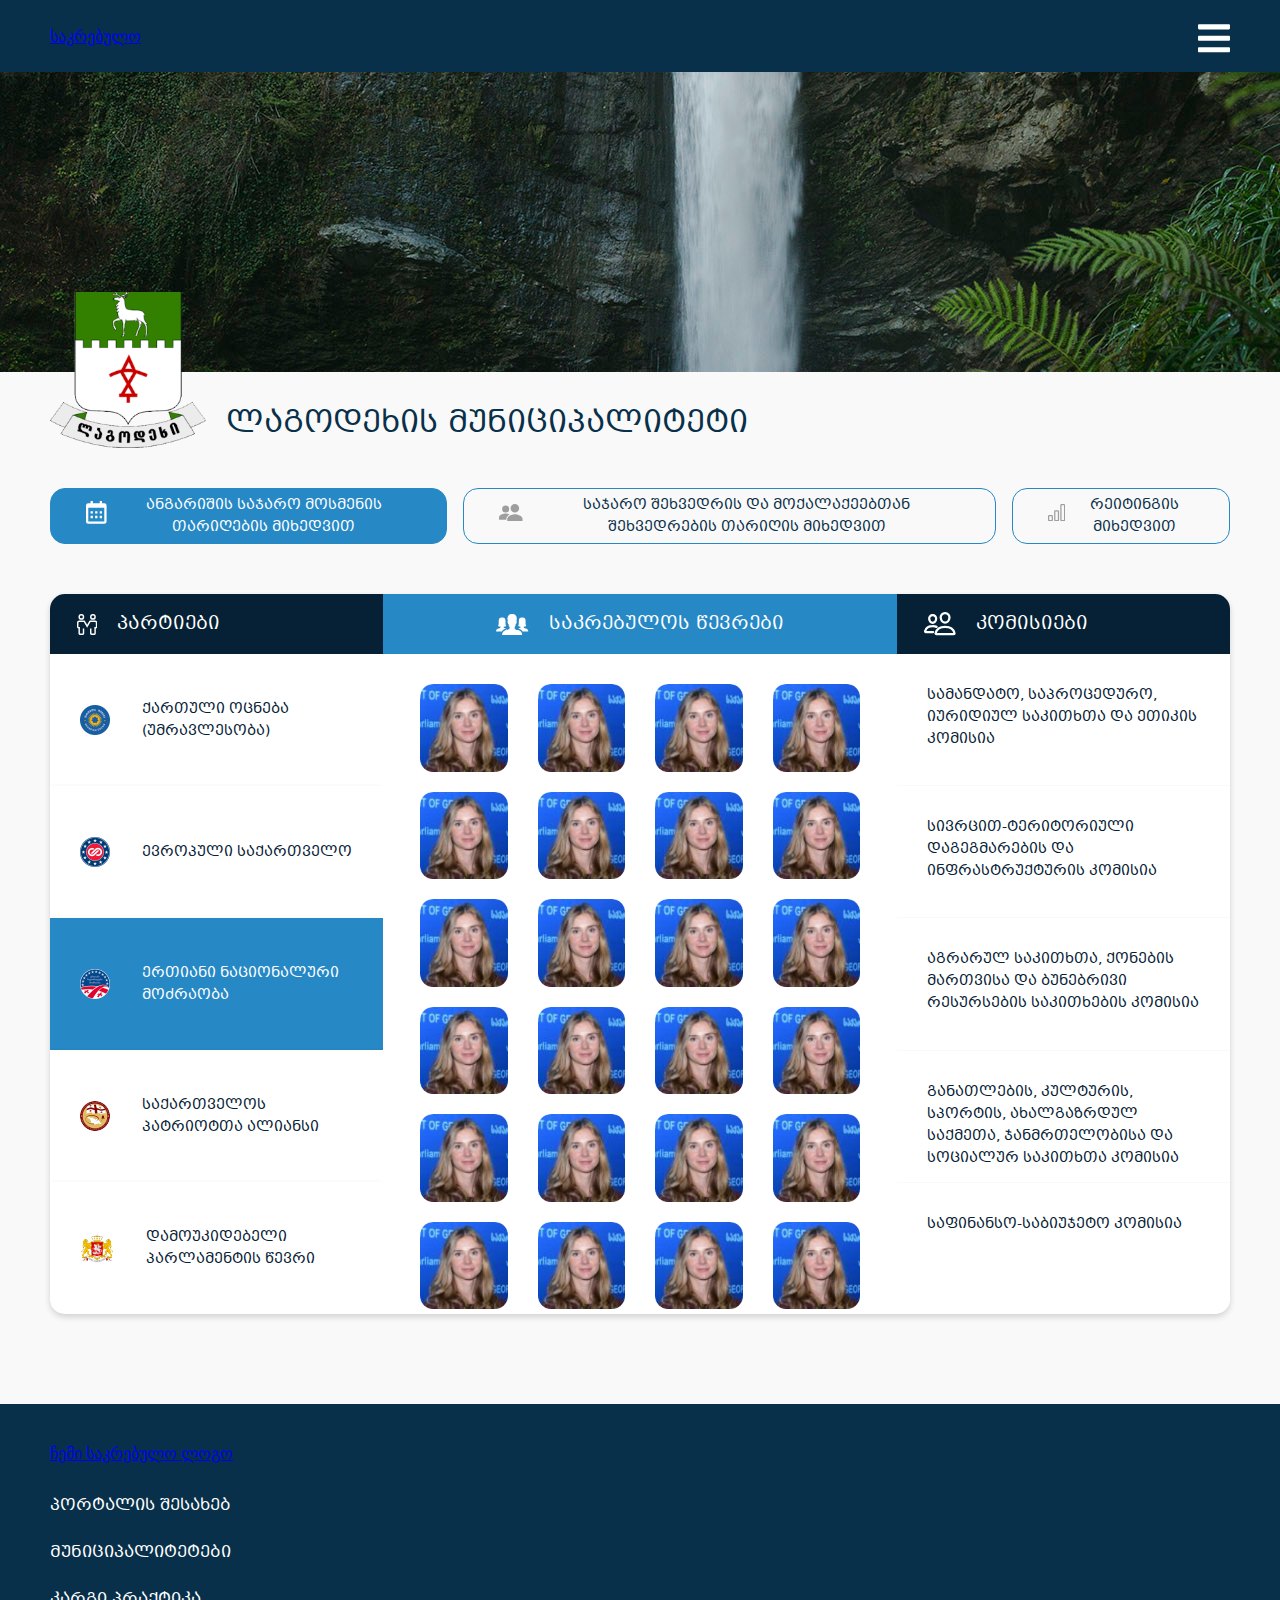
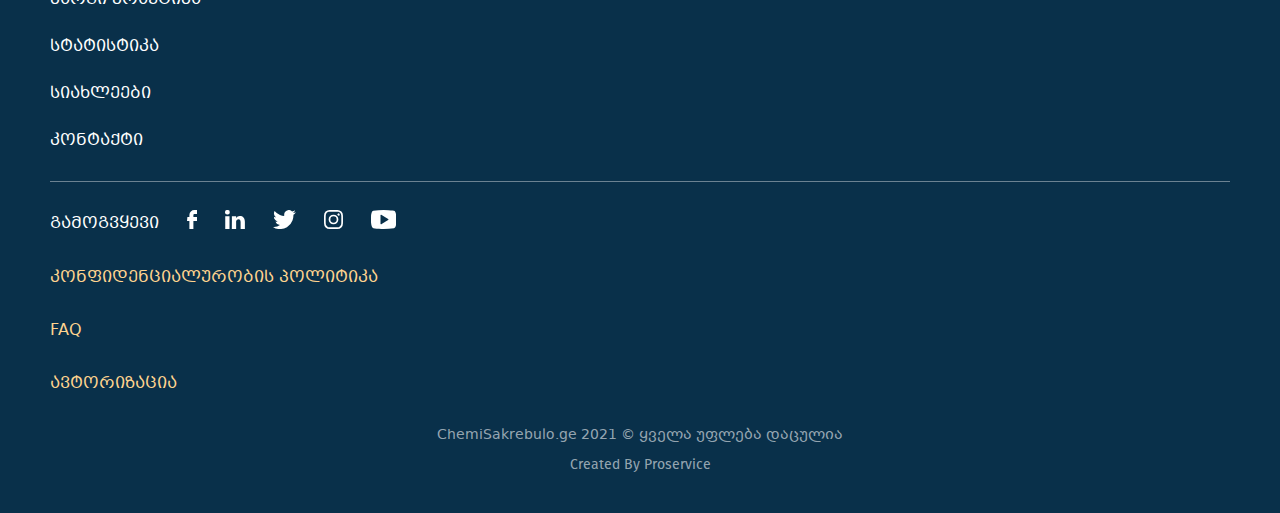
<file: municipality.html>
<!DOCTYPE html>
<html lang="ka">
  <head>
    <meta charset="UTF-8" />
    <meta http-equiv="X-UA-Compatible" content="IE=edge" />
    <meta name="viewport" content="width=device-width, initial-scale=1.0" />
    <title>ჩემი საკრებულო</title>

    <meta name="description" content="მუნიციპალიტეტის გვერდი" />

    <!-- styles -->
    <link rel="stylesheet" href="assets/css/style.css" />

    <!-- scripts -->
    <script src="assets/js/swiper-bundle.min.js" defer></script>
    <script src="assets/js/script.js" defer></script>
  </head>
  <body>
    <header class="header">
      <div class="container header__container">
        <a href="/" class="logo">საკრებულო</a>

        <nav class="nav nav--resp" data-nav>
          <button class="nav-close" data-nav-close>
            <svg
              aria-hidden="true"
              focusable="false"
              xmlns="http://www.w3.org/2000/svg"
              viewBox="0 0 352 512"
            >
              <path
                d="M242.72 256l100.07-100.07c12.28-12.28 12.28-32.19 0-44.48l-22.24-22.24c-12.28-12.28-32.19-12.28-44.48 0L176 189.28 75.93 89.21c-12.28-12.28-32.19-12.28-44.48 0L9.21 111.45c-12.28 12.28-12.28 32.19 0 44.48L109.28 256 9.21 356.07c-12.28 12.28-12.28 32.19 0 44.48l22.24 22.24c12.28 12.28 32.2 12.28 44.48 0L176 322.72l100.07 100.07c12.28 12.28 32.2 12.28 44.48 0l22.24-22.24c12.28-12.28 12.28-32.19 0-44.48L242.72 256z"
              ></path>
            </svg>
          </button>

          <ul class="nav__list">
            <li class="nav__item">
              <a href="#" class="nav__link">პორტალის შესახებ</a>
            </li>
            <li class="nav__item">
              <button href="#" class="nav__link" data-nav-dropdown-trigger>
                მუნიციპალიტეტები
              </button>

              <div class="nav__dropdown">
                <ul class="nav__municipalities" data-nav-dropdown>
                  <li><a href="#">თბილისი</a></li>
                  <li><a href="#">ბათუმი</a></li>
                  <li><a href="#">ქუთაისი</a></li>
                  <li><a href="#">რუსთავი</a></li>
                  <li><a href="#">ფოთი</a></li>
                  <li><a href="#">გორის მუნიციპალიტეტი</a></li>
                  <li><a href="#">ზუგდიდის მუნიციპალიტეტი</a></li>
                  <li><a href="#">მარნეულის მუნიციპალიტეტი</a></li>
                  <li><a href="#">გარდაბნის მუნიციპალიტეტი</a></li>
                  <li><a href="#">ქობულეთის მუნიციპალიტეტი</a></li>
                  <li><a href="#">ოზურგეთის მუნიციპალიტეტი</a></li>
                  <li><a href="#">თელავის მუნიციპალიტეტი</a></li>
                  <li><a href="#">ზესტაფონის მუნიციპალიტეტი</a></li>
                  <li><a href="#">წყალტუბოს მუნიციპალიტეტი</a></li>
                  <li><a href="#">თბილისი</a></li>
                  <li><a href="#">ბათუმი</a></li>
                  <li><a href="#">ქუთაისი</a></li>
                  <li><a href="#">რუსთავი</a></li>
                  <li><a href="#">ფოთი</a></li>
                </ul>
              </div>
            </li>
            <li class="nav__item">
              <a href="#" class="nav__link">კარგი პრაქტიკა</a>
            </li>
            <li class="nav__item">
              <a href="#" class="nav__link">სტატისტიკა</a>
            </li>
            <li class="nav__item">
              <a href="#" class="nav__link">სიახლეები</a>
            </li>
            <li class="nav__item">
              <a href="#" class="nav__link">კონტაქტი</a>
            </li>
          </ul>
        </nav>

        <button
          class="nav-control"
          aria-label="navigation control"
          data-nav-open
        >
          <svg
            aria-hidden="true"
            xmlns="http://www.w3.org/2000/svg"
            viewBox="0 0 448 512"
          >
            <path
              d="M16 132h416c8.837 0 16-7.163 16-16V76c0-8.837-7.163-16-16-16H16C7.163 60 0 67.163 0 76v40c0 8.837 7.163 16 16 16zm0 160h416c8.837 0 16-7.163 16-16v-40c0-8.837-7.163-16-16-16H16c-8.837 0-16 7.163-16 16v40c0 8.837 7.163 16 16 16zm0 160h416c8.837 0 16-7.163 16-16v-40c0-8.837-7.163-16-16-16H16c-8.837 0-16 7.163-16 16v40c0 8.837 7.163 16 16 16z"
            ></path>
          </svg>
        </button>
      </div>
    </header>

    <div class="banner banner--lagodekhi" role="banner"></div>

    <div class="municipality-heading">
      <div class="container">
        <img src="assets/images/lagodekhi.png" alt="" />
        <h1>ლაგოდეხის მუნიციპალიტეტი</h1>
      </div>
    </div>

    <div class="container">
      <div class="filters filters--gaps filters--no-wrap filters--margins">
        <button class="filter active filter--gap">
          <span>
            <svg
              xmlns="http://www.w3.org/2000/svg"
              width="20.589"
              height="22.877"
              viewBox="0 0 20.589 22.877"
            >
              <g id="bx-calendar" transform="translate(-4.5 -3)">
                <path
                  id="Path_180"
                  data-name="Path 180"
                  d="M10.5,16.5h2.288v2.288H10.5Zm0,4.575h2.288v2.288H10.5ZM15.075,16.5h2.288v2.288H15.075Zm0,4.575h2.288v2.288H15.075ZM19.651,16.5h2.288v2.288H19.651Zm0,4.575h2.288v2.288H19.651Z"
                  transform="translate(-1.425 -3.206)"
                  fill="#fff"
                />
                <path
                  id="Path_181"
                  data-name="Path 181"
                  d="M6.788,25.877H22.8a2.289,2.289,0,0,0,2.288-2.288V7.575A2.289,2.289,0,0,0,22.8,5.288H20.514V3H18.226V5.288H11.363V3H9.075V5.288H6.788A2.289,2.289,0,0,0,4.5,7.575V23.589A2.289,2.289,0,0,0,6.788,25.877ZM22.8,9.863l0,13.726H6.788V9.863Z"
                  transform="translate(0)"
                  fill="#fff"
                />
              </g>
            </svg>
          </span>

          <span> ანგარიშის საჯარო მოსმენის თარიღების მიხედვით </span>
        </button>

        <button class="filter filter--gap">
          <span>
            <svg
              id="people-sharp"
              xmlns="http://www.w3.org/2000/svg"
              width="23.5"
              height="17.233"
              viewBox="0 0 23.5 17.233"
            >
              <path
                id="Path_182"
                data-name="Path 182"
                d="M12.675,11.4A3.525,3.525,0,1,1,9.15,7.874,3.525,3.525,0,0,1,12.675,11.4Z"
                transform="translate(-2.491 -6.308)"
                fill="#9e9e9e"
              />
              <path
                id="Path_183"
                data-name="Path 183"
                d="M11.8,20.386a9.284,9.284,0,0,0-4.015-.979c-2.183,0-6.658,1.338-6.658,4.015v2.056H8.468v-.787a4.043,4.043,0,0,1,1.077-2.64A7.37,7.37,0,0,1,11.8,20.386Z"
                transform="translate(-1.124 -9.811)"
                fill="#9e9e9e"
              />
              <path
                id="Path_184"
                data-name="Path 184"
                d="M20.574,20.25c-2.549,0-7.637,1.574-7.637,4.7V27.3H28.212V24.95C28.212,21.824,23.124,20.25,20.574,20.25Z"
                transform="translate(-4.712 -10.067)"
                fill="#9e9e9e"
              />
              <path
                id="Path_185"
                data-name="Path 185"
                d="M26.335,9.934a4.308,4.308,0,1,1-4.308-4.309,4.308,4.308,0,0,1,4.308,4.309Z"
                transform="translate(-6.164 -5.625)"
                fill="#9e9e9e"
              />
            </svg>
          </span>
          <span>
            საჯარო შეხვედრის და მოქალაქეებთან შეხვედრების თარიღის მიხედვით
          </span>
        </button>

        <button class="filter filter--gap">
          <span>
            <svg
              id="bar-chart"
              xmlns="http://www.w3.org/2000/svg"
              width="17.233"
              height="17.233"
              viewBox="0 0 17.233 17.233"
            >
              <path
                id="Path_189"
                data-name="Path 189"
                d="M5.943,14.559H3.481v3.693H5.943ZM12.1,9.636H9.636v8.616H12.1Zm6.155-6.155H15.79V18.252h2.462ZM15.79,2.25a1.231,1.231,0,0,0-1.231,1.231V18.252a1.231,1.231,0,0,0,1.231,1.231h2.462a1.231,1.231,0,0,0,1.231-1.231V3.481A1.231,1.231,0,0,0,18.252,2.25ZM8.4,9.636A1.231,1.231,0,0,1,9.636,8.4H12.1a1.231,1.231,0,0,1,1.231,1.231v8.616A1.231,1.231,0,0,1,12.1,19.483H9.636A1.231,1.231,0,0,1,8.4,18.252ZM2.25,14.559a1.231,1.231,0,0,1,1.231-1.231H5.943a1.231,1.231,0,0,1,1.231,1.231v3.693a1.231,1.231,0,0,1-1.231,1.231H3.481A1.231,1.231,0,0,1,2.25,18.252Z"
                transform="translate(-2.25 -2.25)"
                fill="#9e9e9e"
                fill-rule="evenodd"
              />
            </svg>
          </span>

          <span>რეიტინგის მიხედვით</span>
        </button>
      </div>

      <main>
        <div class="municipality">
          <div class="parties">
            <div class="parties__heading">
              <svg
                xmlns="http://www.w3.org/2000/svg"
                width="20.276"
                height="21"
                viewBox="0 0 20.276 21"
              >
                <g id="partnership" transform="translate(-2.25 -1.125)">
                  <path
                    id="Path_217"
                    data-name="Path 217"
                    d="M7.4,6.918a2.9,2.9,0,1,1,2.9-2.9A2.9,2.9,0,0,1,7.4,6.918Zm0-4.345A1.448,1.448,0,1,0,8.845,4.022,1.448,1.448,0,0,0,7.4,2.573Z"
                    transform="translate(-0.802)"
                    fill="#fff"
                  />
                  <path
                    id="Path_218"
                    data-name="Path 218"
                    d="M25.4,6.918a2.9,2.9,0,1,1,2.9-2.9A2.9,2.9,0,0,1,25.4,6.918Zm0-4.345a1.448,1.448,0,1,0,1.448,1.448A1.448,1.448,0,0,0,25.4,2.573Z"
                    transform="translate(-7.216)"
                    fill="#fff"
                  />
                  <path
                    id="Path_219"
                    data-name="Path 219"
                    d="M19.629,25.733h-2.9a1.448,1.448,0,0,1-1.448-1.448V19.216h1.448v5.069h2.9V17.767h1.448V13.422a.724.724,0,0,0-.724-.724H15.7l-3.316,5.793L9.072,12.7H4.422a.724.724,0,0,0-.724.724v4.345H5.147v6.517h2.9V19.216H9.491v5.069a1.448,1.448,0,0,1-1.448,1.448h-2.9A1.448,1.448,0,0,1,3.7,24.284V19.216A1.448,1.448,0,0,1,2.25,17.767V13.422A2.172,2.172,0,0,1,4.422,11.25H9.911l2.477,4.345,2.477-4.345h5.489a2.172,2.172,0,0,1,2.172,2.172v4.345a1.448,1.448,0,0,1-1.448,1.448v5.069A1.448,1.448,0,0,1,19.629,25.733Z"
                    transform="translate(0 -3.608)"
                    fill="#fff"
                  />
                </g>
              </svg>

              <span>პარტიები</span>
            </div>

            <div class="parties__list">
              <div class="party" data-tab-target="#gd">
                <button>
                  <img src="assets/images/parties/GD.png" alt="" />

                  <span>ქართული ოცნება (უმრავლესობა)</span>
                </button>
              </div>

              <div class="party" data-tab-target="#eg">
                <button>
                  <img src="assets/images/parties/umciresoba_0.png" alt="" />

                  <span>ევროპული საქართველო</span>
                </button>
              </div>

              <div class="party active" data-tab-target="#enm">
                <button>
                  <img
                    src="assets/images/parties/main-logo-ka_new.png"
                    alt=""
                  />

                  <span>ერთიანი ნაციონალური მოძრაობა</span>
                </button>
              </div>

              <div class="party" data-tab-target="#pa">
                <button>
                  <img src="assets/images/parties/logom.png" alt="" />

                  <span>საქართველოს პატრიოტთა ალიანსი</span>
                </button>
              </div>

              <div class="party" data-tab-target="#ind">
                <button>
                  <img
                    src="assets/images/parties/Greater_coat_of_arms_of_Georgia-01.png"
                    alt=""
                  />

                  <span>დამოუკიდებელი პარლამენტის წევრი</span>
                </button>
              </div>
            </div>
          </div>

          <div class="assembly">
            <div class="assembly__heading">
              <svg
                xmlns="http://www.w3.org/2000/svg"
                width="32.313"
                height="21"
                viewBox="0 0 32.313 21"
              >
                <g id="ios-people" transform="translate(-2.215 -7.749)">
                  <path
                    id="Path_150"
                    data-name="Path 150"
                    d="M24.931,23.906c-.806-.288-2.123-.3-2.706-.525a3.8,3.8,0,0,1-1.252-.583,7.735,7.735,0,0,1-.209-2.051,3.316,3.316,0,0,0,.712-1.007,11.173,11.173,0,0,0,.345-1.98s.475.2.662-.748c.159-.821.461-1.252.382-1.857s-.418-.461-.418-.461A5.389,5.389,0,0,0,22.865,12a4.306,4.306,0,0,0-4.649-4.253A4.321,4.321,0,0,0,13.56,12a5.469,5.469,0,0,0,.41,2.692s-.338-.144-.418.461.216,1.036.382,1.857c.187.957.662.748.662.748a11.4,11.4,0,0,0,.345,1.98,3.316,3.316,0,0,0,.712,1.007,7.735,7.735,0,0,1-.209,2.051,3.693,3.693,0,0,1-1.252.576c-.576.223-1.893.252-2.706.539a5.079,5.079,0,0,0-3.3,4.836H28.221a5.069,5.069,0,0,0-3.289-4.843Z"
                    transform="translate(0.141 0)"
                    fill="#fff"
                  />
                  <path
                    id="Path_151"
                    data-name="Path 151"
                    d="M10.024,20.319a4.881,4.881,0,0,0,2.4-.669c-1.116-1.691-.511-3.663-.741-5.506a3.037,3.037,0,0,0-3.361-2.937H8.3a3.045,3.045,0,0,0-3.332,2.937c-.23,1.835.41,4.031-.734,5.506a4.519,4.519,0,0,0,2.41.6,3.659,3.659,0,0,1-.072,1.209,1.822,1.822,0,0,1-.864.4,16.71,16.71,0,0,0-1.864.518,3.031,3.031,0,0,0-1.626,2.678H7.994A5.165,5.165,0,0,1,10.3,22.9a4.861,4.861,0,0,1,1.778-.375s.273-.432-.626-.6a6.128,6.128,0,0,1-1.382-.482C9.929,21.29,10.024,20.319,10.024,20.319Z"
                    transform="translate(0 0.081)"
                    fill="#fff"
                  />
                  <path
                    id="Path_152"
                    data-name="Path 152"
                    d="M26.211,20.319a4.881,4.881,0,0,1-2.4-.669c1.116-1.691.511-3.663.741-5.506a3.037,3.037,0,0,1,3.361-2.937h.029a3.045,3.045,0,0,1,3.332,2.937c.23,1.835-.41,4.031.734,5.506a4.519,4.519,0,0,1-2.41.6,3.66,3.66,0,0,0,.072,1.209,1.822,1.822,0,0,0,.864.4,16.71,16.71,0,0,1,1.864.518,3.031,3.031,0,0,1,1.626,2.678H28.241a5.165,5.165,0,0,0-2.3-2.144,4.861,4.861,0,0,0-1.778-.375s-.273-.432.626-.6a6.128,6.128,0,0,0,1.382-.482c.137-.159.043-1.13.043-1.13Z"
                    transform="translate(0.508 0.081)"
                    fill="#fff"
                  />
                </g>
              </svg>

              <span>საკრებულოს წევრები</span>
            </div>

            <div class="assembly__container">
              <div
                id="gd"
                class="assembly-members assembly-members-grid"
                data-tab-content
              >
                <a href="#">
                  <img src="assets/images/Image 3.png" alt="" />
                </a>
                <a href="#">
                  <img src="assets/images/Image 3.png" alt="" />
                </a>
                <a href="#">
                  <img src="assets/images/Image 3.png" alt="" />
                </a>
                <a href="#">
                  <img src="assets/images/Image 3.png" alt="" />
                </a>
                <a href="#">
                  <img src="assets/images/Image 3.png" alt="" />
                </a>
                <a href="#">
                  <img src="assets/images/Image 3.png" alt="" />
                </a>
                <a href="#">
                  <img src="assets/images/Image 3.png" alt="" />
                </a>
              </div>

              <div
                id="enm"
                class="assembly-members assembly-members-grid active"
                data-tab-content
              >
                <a href="#">
                  <img src="assets/images/Image 3.png" alt="" />
                </a>
                <a href="#">
                  <img src="assets/images/Image 3.png" alt="" />
                </a>
                <a href="#">
                  <img src="assets/images/Image 3.png" alt="" />
                </a>
                <a href="#">
                  <img src="assets/images/Image 3.png" alt="" />
                </a>
                <a href="#">
                  <img src="assets/images/Image 3.png" alt="" />
                </a>
                <a href="#">
                  <img src="assets/images/Image 3.png" alt="" />
                </a>
                <a href="#">
                  <img src="assets/images/Image 3.png" alt="" />
                </a>
                <a href="#">
                  <img src="assets/images/Image 3.png" alt="" />
                </a>
                <a href="#">
                  <img src="assets/images/Image 3.png" alt="" />
                </a>
                <a href="#">
                  <img src="assets/images/Image 3.png" alt="" />
                </a>
                <a href="#">
                  <img src="assets/images/Image 3.png" alt="" />
                </a>
                <a href="#">
                  <img src="assets/images/Image 3.png" alt="" />
                </a>
                <a href="#">
                  <img src="assets/images/Image 3.png" alt="" />
                </a>
                <a href="#">
                  <img src="assets/images/Image 3.png" alt="" />
                </a>
                <a href="#">
                  <img src="assets/images/Image 3.png" alt="" />
                </a>
                <a href="#">
                  <img src="assets/images/Image 3.png" alt="" />
                </a>
                <a href="#">
                  <img src="assets/images/Image 3.png" alt="" />
                </a>
                <a href="#">
                  <img src="assets/images/Image 3.png" alt="" />
                </a>
                <a href="#">
                  <img src="assets/images/Image 3.png" alt="" />
                </a>
                <a href="#">
                  <img src="assets/images/Image 3.png" alt="" />
                </a>
                <a href="#">
                  <img src="assets/images/Image 3.png" alt="" />
                </a>
                <a href="#">
                  <img src="assets/images/Image 3.png" alt="" />
                </a>
                <a href="#">
                  <img src="assets/images/Image 3.png" alt="" />
                </a>
                <a href="#">
                  <img src="assets/images/Image 3.png" alt="" />
                </a>
                <a href="#">
                  <img src="assets/images/Image 3.png" alt="" />
                </a>
              </div>

              <div
                id="eg"
                class="assembly-members assembly-members-grid"
                data-tab-content
              >
                <a href="#">
                  <img src="assets/images/Image 3.png" alt="" />
                </a>
                <a href="#">
                  <img src="assets/images/Image 3.png" alt="" />
                </a>
                <a href="#">
                  <img src="assets/images/Image 3.png" alt="" />
                </a>
                <a href="#">
                  <img src="assets/images/Image 3.png" alt="" />
                </a>
                <a href="#">
                  <img src="assets/images/Image 3.png" alt="" />
                </a>
                <a href="#">
                  <img src="assets/images/Image 3.png" alt="" />
                </a>
                <a href="#">
                  <img src="assets/images/Image 3.png" alt="" />
                </a>
              </div>

              <div
                id="pa"
                class="assembly-members assembly-members-grid"
                data-tab-content
              >
                <a href="#">
                  <img src="assets/images/Image 3.png" alt="" />
                </a>
                <a href="#">
                  <img src="assets/images/Image 3.png" alt="" />
                </a>
                <a href="#">
                  <img src="assets/images/Image 3.png" alt="" />
                </a>
                <a href="#">
                  <img src="assets/images/Image 3.png" alt="" />
                </a>
                <a href="#">
                  <img src="assets/images/Image 3.png" alt="" />
                </a>
                <a href="#">
                  <img src="assets/images/Image 3.png" alt="" />
                </a>
                <a href="#">
                  <img src="assets/images/Image 3.png" alt="" />
                </a>
              </div>

              <div
                id="ind"
                class="assembly-members assembly-members-grid"
                data-tab-content
              >
                <a href="#">
                  <img src="assets/images/Image 3.png" alt="" />
                </a>
                <a href="#">
                  <img src="assets/images/Image 3.png" alt="" />
                </a>
                <a href="#">
                  <img src="assets/images/Image 3.png" alt="" />
                </a>
                <a href="#">
                  <img src="assets/images/Image 3.png" alt="" />
                </a>
                <a href="#">
                  <img src="assets/images/Image 3.png" alt="" />
                </a>
                <a href="#">
                  <img src="assets/images/Image 3.png" alt="" />
                </a>
                <a href="#">
                  <img src="assets/images/Image 3.png" alt="" />
                </a>
              </div>
            </div>
          </div>

          <div class="committees">
            <div class="committees__heading">
              <svg
                xmlns="http://www.w3.org/2000/svg"
                width="31.661"
                height="23.25"
                viewBox="0 0 31.661 23.25"
              >
                <g id="people-outline" transform="translate(-1.119 -5.625)">
                  <path
                    id="Path_220"
                    data-name="Path 220"
                    d="M27.646,11.475c-.192,2.669-2.172,4.725-4.332,4.725s-4.142-2.055-4.332-4.725A4.215,4.215,0,0,1,23.315,6.75a4.24,4.24,0,0,1,4.332,4.725Z"
                    transform="translate(-1.115 0)"
                    fill="none"
                    stroke="#fff"
                    stroke-linecap="round"
                    stroke-linejoin="round"
                    stroke-width="2.25"
                  />
                  <path
                    id="Path_221"
                    data-name="Path 221"
                    d="M22.95,21.375c-4.277,0-8.39,2.124-9.42,6.262a.834.834,0,0,0,.769,1.088H31.6a.835.835,0,0,0,.769-1.088C31.34,23.433,27.227,21.375,22.95,21.375Z"
                    transform="translate(-0.75 -0.975)"
                    fill="none"
                    stroke="#fff"
                    stroke-miterlimit="10"
                    stroke-width="2.25"
                  />
                  <path
                    id="Path_222"
                    data-name="Path 222"
                    d="M13.565,12.8c-.154,2.132-1.754,3.81-3.479,3.81S6.759,14.934,6.608,12.8A3.4,3.4,0,0,1,10.087,9a3.424,3.424,0,0,1,3.479,3.8Z"
                    transform="translate(-0.29 -0.15)"
                    fill="none"
                    stroke="#fff"
                    stroke-linecap="round"
                    stroke-linejoin="round"
                    stroke-width="2.25"
                  />
                  <path
                    id="Path_223"
                    data-name="Path 223"
                    d="M13.668,21.462A9.2,9.2,0,0,0,9.8,20.711c-3.412,0-6.7,1.7-7.524,5a.667.667,0,0,0,.615.87h7.368"
                    transform="translate(0 -0.931)"
                    fill="none"
                    stroke="#fff"
                    stroke-linecap="round"
                    stroke-miterlimit="10"
                    stroke-width="2.25"
                  />
                </g>
              </svg>

              <span>კომისიები</span>
            </div>

            <ul class="committee-list">
              <li class="committee">
                <a href="#">
                  სამანდატო, საპროცედურო, იურიდიულ საკითხთა და ეთიკის კომისია
                </a>
              </li>
              <li class="committee">
                <a href="#">
                  სივრცით-ტერიტორიული დაგეგმარების და ინფრასტრუქტურის კომისია
                </a>
              </li>
              <li class="committee">
                <a href="#">
                  აგრარულ საკითხთა, ქონების მართვისა და ბუნებრივი რესურსების
                  საკითხების კომისია
                </a>
              </li>
              <li class="committee">
                <a href="#">
                  განათლების, კულტურის, სპორტის, ახალგაზრდულ საქმეთა,
                  ჯანმრთელობისა და სოციალურ საკითხთა კომისია
                </a>
              </li>
              <li class="committee">
                <a href="#"> საფინანსო-საბიუჯეტო კომისია </a>
              </li>
            </ul>
          </div>
        </div>
      </main>
    </div>

    <footer class="footer">
      <div class="container footer__container">
        <div class="footer__logo">
          <a href="#"> ჩემი საკრებულო ლოგო </a>
        </div>

        <div class="footer__content">
          <nav class="footer__nav">
            <ul class="footer__nav__list">
              <li class="nav__item">
                <a href="#" class="nav__link">პორტალის შესახებ</a>
              </li>
              <li class="nav__item">
                <a href="#" class="nav__link">მუნიციპალიტეტები</a>
              </li>
              <li class="nav__item">
                <a href="#" class="nav__link">კარგი პრაქტიკა</a>
              </li>
              <li class="nav__item">
                <a href="#" class="nav__link">სტატისტიკა</a>
              </li>
              <li class="nav__item">
                <a href="#" class="nav__link">სიახლეები</a>
              </li>
              <li class="nav__item">
                <a href="#" class="nav__link">კონტაქტი</a>
              </li>
            </ul>
          </nav>

          <div class="divider"></div>

          <div class="footer__links-more">
            <ul class="footer__social">
              <li>გამოგვყევი</li>
              <li>
                <a href="#" target="_blank" rel="noopener">
                  <svg
                    xmlns="http://www.w3.org/2000/svg"
                    width="10.396"
                    height="19"
                    viewBox="0 0 10.396 19"
                  >
                    <path
                      id="Path_149"
                      data-name="Path 149"
                      d="M12.6,22.75h4V14.74h3.6l.4-3.98h-4V8.75a1,1,0,0,1,1-1h3v-4h-3a5,5,0,0,0-5,5v2.01h-2l-.4,3.98h2.4v8.01Z"
                      transform="translate(-10.203 -3.75)"
                      fill="#fff"
                    />
                  </svg>
                </a>
              </li>
              <li>
                <a href="#" target="_blank" rel="noopener">
                  <svg
                    xmlns="http://www.w3.org/2000/svg"
                    width="19.877"
                    height="19"
                    viewBox="0 0 19.877 19"
                  >
                    <path
                      id="linkedin"
                      d="M4.512,19V6.181H.251V19ZM2.382,4.429A2.222,2.222,0,1,0,2.41,0a2.221,2.221,0,1,0-.056,4.429h.028ZM6.87,19h4.261V11.841a2.917,2.917,0,0,1,.14-1.04,2.332,2.332,0,0,1,2.186-1.558c1.542,0,2.159,1.175,2.159,2.9V19h4.261V11.649c0-3.938-2.1-5.769-4.906-5.769A4.243,4.243,0,0,0,11.1,8.04h.029V6.18H6.871c.056,1.2,0,12.819,0,12.819Z"
                      fill="#fff"
                    />
                  </svg>
                </a>
              </li>
              <li>
                <a href="#" target="_blank" rel="noopener">
                  <svg
                    xmlns="http://www.w3.org/2000/svg"
                    width="22.8"
                    height="19"
                    viewBox="0 0 22.8 19"
                  >
                    <path
                      id="twitter"
                      d="M22.8,5.223a6.127,6.127,0,0,1-.851,1.22,6.285,6.285,0,0,1-1.538,1.3q.026.2.038.381a13.834,13.834,0,0,1-.979,5.3,13.955,13.955,0,0,1-5.554,6.9,14.6,14.6,0,0,1-8.693,1.588A9.982,9.982,0,0,1,0,19.889a9.733,9.733,0,0,0,6.965-2.008A4.8,4.8,0,0,1,2.542,14.6a2.974,2.974,0,0,0,.991.051A9.222,9.222,0,0,0,4.652,14.5a5.243,5.243,0,0,1-3.177-2.466A5.315,5.315,0,0,1,.941,9.7a4.466,4.466,0,0,0,2.11.635A5.45,5.45,0,0,1,.979,6.963,6.237,6.237,0,0,1,1.55,3.926,15.975,15.975,0,0,0,6.977,7.992a11.242,11.242,0,0,0,4.257.89,5.69,5.69,0,0,1,.572-3.609,4.917,4.917,0,0,1,2.936-2.135,4.333,4.333,0,0,1,4.347,1.347,7.737,7.737,0,0,0,3.025-1.118,4.589,4.589,0,0,1-2.084,2.694,13.216,13.216,0,0,0,2.77-.839Z"
                      transform="translate(0 -2.999)"
                      fill="#fff"
                    />
                  </svg>
                </a>
              </li>
              <li>
                <a href="#" target="_blank" rel="noopener">
                  <svg
                    xmlns="http://www.w3.org/2000/svg"
                    width="19"
                    height="19"
                    viewBox="0 0 19 19"
                  >
                    <path
                      id="instagram"
                      d="M12.667,9.5A3.168,3.168,0,0,0,9.5,6.333,3.168,3.168,0,0,0,6.333,9.5,3.168,3.168,0,0,0,9.5,12.667,3.168,3.168,0,0,0,12.667,9.5Zm1.707,0A4.856,4.856,0,0,1,9.5,14.373,4.856,4.856,0,0,1,4.626,9.5,4.856,4.856,0,0,1,9.5,4.626,4.856,4.856,0,0,1,14.373,9.5Zm1.336-5.071a1.138,1.138,0,1,1-1.942-.8,1.138,1.138,0,0,1,1.942.8ZM9.5,1.707,8.554,1.7q-.86-.006-1.305,0t-1.194.037a9.755,9.755,0,0,0-1.274.123,4.916,4.916,0,0,0-.884.23A3.235,3.235,0,0,0,2.091,3.9a4.964,4.964,0,0,0-.229.885,9.755,9.755,0,0,0-.123,1.274Q1.707,6.8,1.7,7.249t0,1.305q.006.86.006.946t-.006.946q-.006.86,0,1.305t.037,1.194a9.755,9.755,0,0,0,.123,1.274,4.934,4.934,0,0,0,.229.884A3.235,3.235,0,0,0,3.9,16.909a4.964,4.964,0,0,0,.885.229,9.755,9.755,0,0,0,1.274.123q.748.031,1.194.037t1.305,0l.946-.006.946.006q.86.006,1.305,0t1.194-.037a9.753,9.753,0,0,0,1.274-.123,4.965,4.965,0,0,0,.885-.229A3.235,3.235,0,0,0,16.911,15.1a4.964,4.964,0,0,0,.229-.885,9.755,9.755,0,0,0,.124-1.274q.031-.748.037-1.194t0-1.305q-.006-.86-.006-.946t.006-.946q.006-.86,0-1.305t-.037-1.194A9.754,9.754,0,0,0,17.14,4.78a4.869,4.869,0,0,0-.23-.884A3.235,3.235,0,0,0,15.1,2.091a4.964,4.964,0,0,0-.885-.229,9.755,9.755,0,0,0-1.274-.123Q12.2,1.707,11.751,1.7t-1.305,0L9.5,1.707ZM19,9.5q0,2.833-.062,3.921A5.8,5.8,0,0,1,17.4,17.4a5.8,5.8,0,0,1-3.983,1.534Q12.333,19,9.5,19t-3.921-.062A5.8,5.8,0,0,1,1.6,17.4,5.8,5.8,0,0,1,.062,13.421Q0,12.333,0,9.5T.062,5.579A5.8,5.8,0,0,1,1.6,1.6,5.8,5.8,0,0,1,5.579.062Q6.667,0,9.5,0t3.921.062A5.8,5.8,0,0,1,17.4,1.6a5.8,5.8,0,0,1,1.534,3.983Q19,6.667,19,9.5Z"
                      fill="#fff"
                    />
                  </svg>
                </a>
              </li>
              <li>
                <a href="#" target="_blank" rel="noopener">
                  <svg
                    xmlns="http://www.w3.org/2000/svg"
                    width="25.333"
                    height="19"
                    viewBox="0 0 25.333 19"
                  >
                    <path
                      id="youtube"
                      d="M22.958,18.208A72.361,72.361,0,0,1,12.667,19q-2.127,0-4.7-.2t-4.082-.4l-1.509-.2A1.834,1.834,0,0,1,1.2,17.281a5.812,5.812,0,0,1-.742-1.942Q.222,14.2.11,13.211A16.149,16.149,0,0,1,0,11.4V7.6Q0,1.286,2.375.792A72.361,72.361,0,0,1,12.667,0q2.127,0,4.7.2t4.082.4l1.509.2a1.748,1.748,0,0,1,1.224.9,5.65,5.65,0,0,1,.729,1.967q.222,1.163.322,2.127a17.693,17.693,0,0,1,.1,1.806V11.4q0,.891-.074,1.806a20.5,20.5,0,0,1-.3,2.1,5.4,5.4,0,0,1-.742,1.98,1.886,1.886,0,0,1-1.262.916ZM17.144,8.881,10.663,4.923a.737.737,0,0,0-.718-.136Q9.5,4.9,9.5,5.146v8.708q0,.272.445.371a.763.763,0,0,0,.718-.148l6.482-3.958a.839.839,0,0,0,0-1.237Z"
                      fill="#fff"
                    />
                  </svg>
                </a>
              </li>
            </ul>

            <ul class="footer__links">
              <li><a href="#">კონფიდენციალურობის პოლიტიკა</a></li>
              <li><a href="#">FAQ</a></li>
              <li><a href="#">ავტორიზაცია</a></li>
            </ul>
          </div>

          <div class="footer__disclaimer">
            <p class="footer__copy">
              ChemiSakrebulo.ge 2021 &copy; ყველა უფლება დაცულია
            </p>

            <p class="footer__created-by">
              Created By <a href="#">Proservice</a>
            </p>
          </div>
        </div>
      </div>
    </footer>
  </body>
</html>
</file>
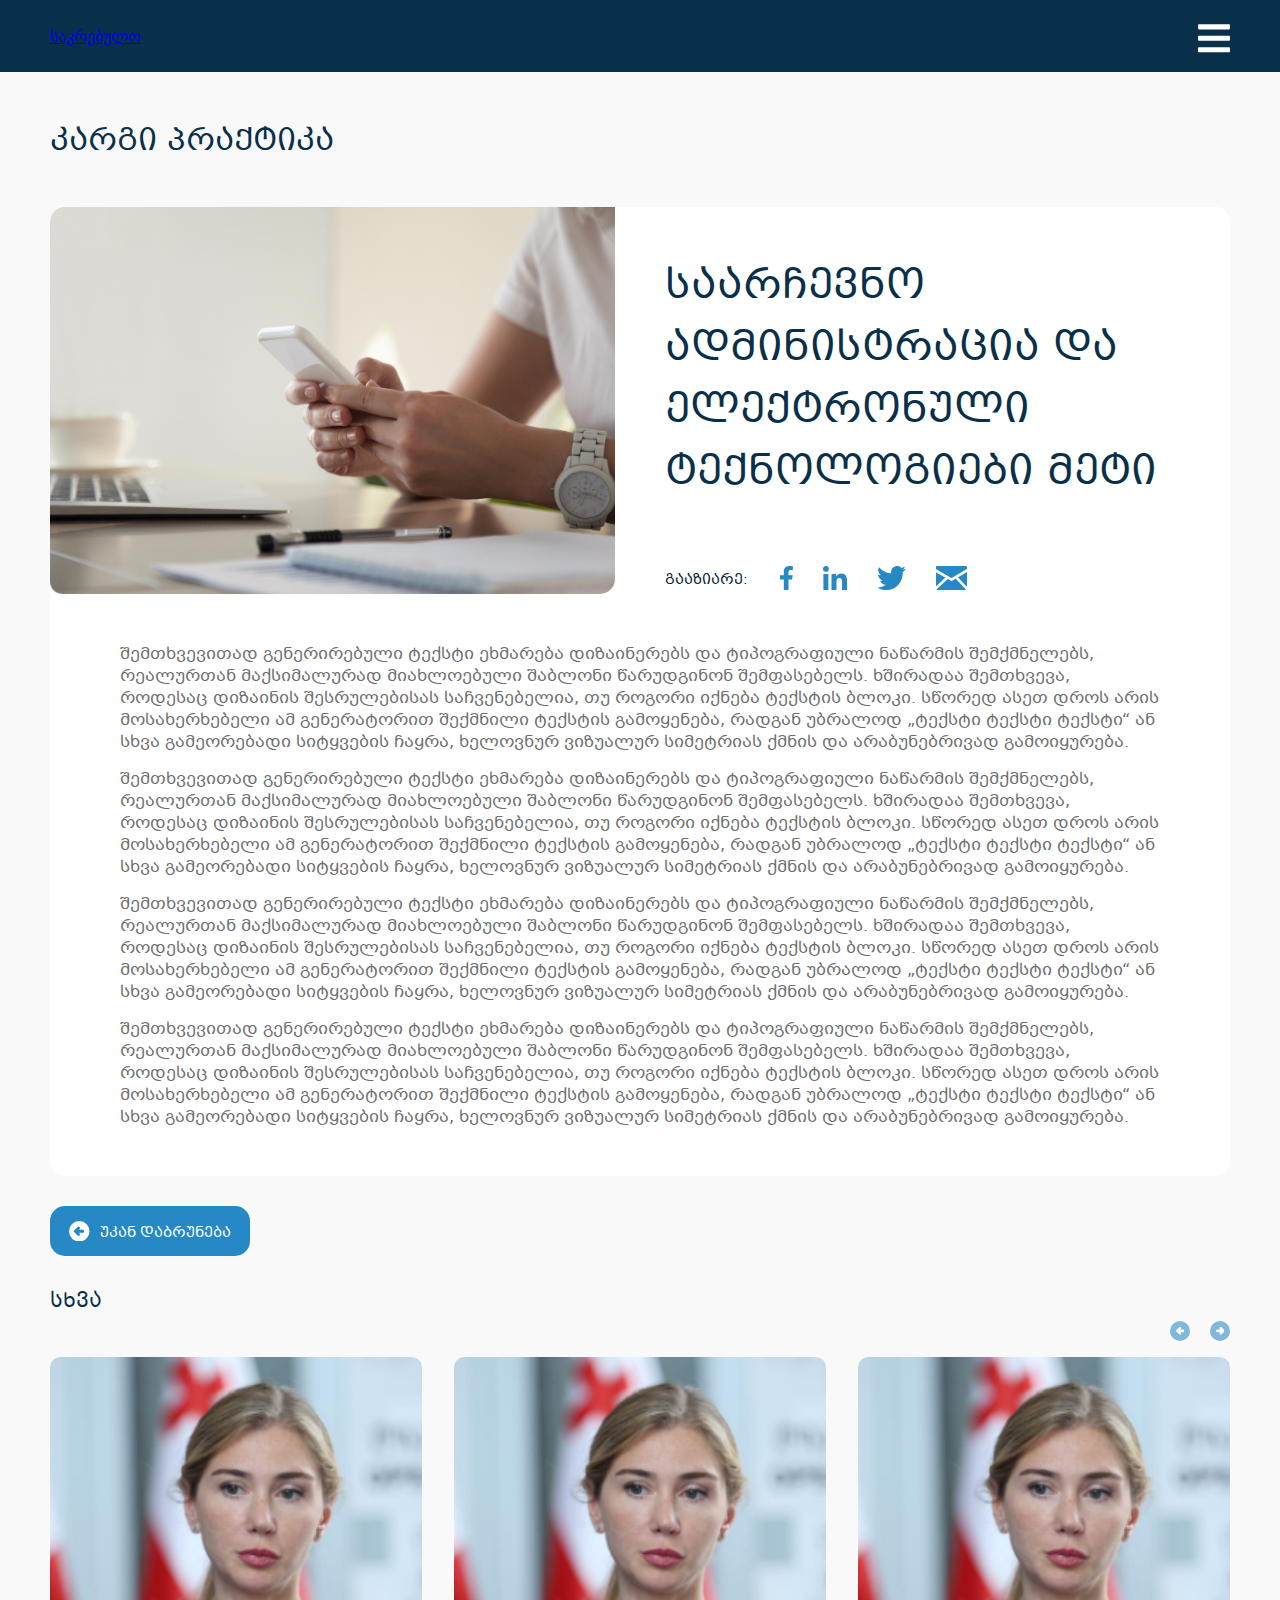
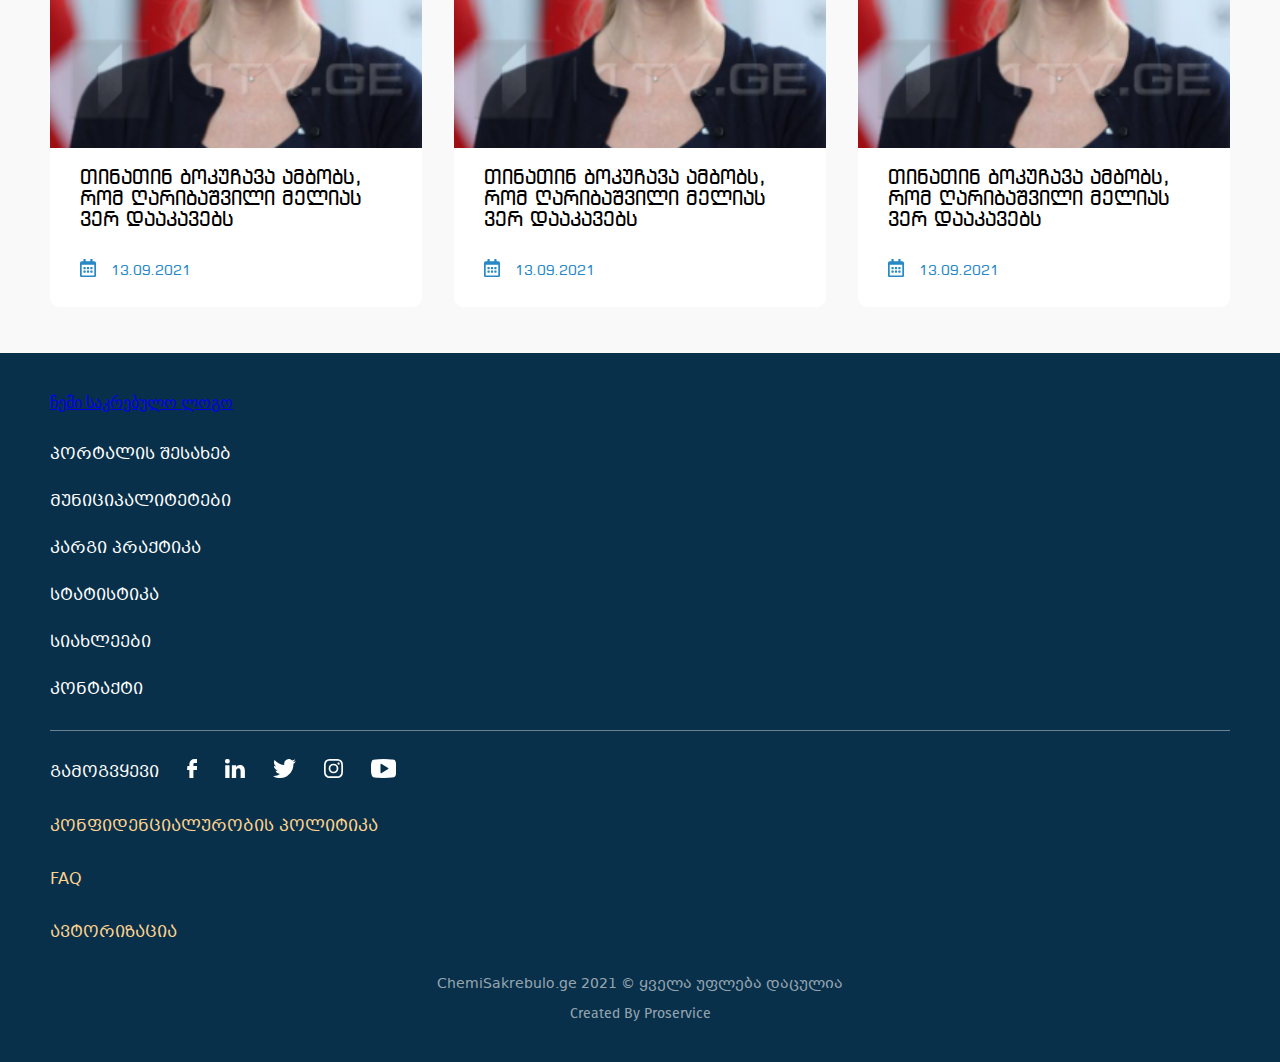
<file: news-detailed.html>
<!DOCTYPE html>
<html lang="ka">
  <head>
    <meta charset="UTF-8" />
    <meta http-equiv="X-UA-Compatible" content="IE=edge" />
    <meta name="viewport" content="width=device-width, initial-scale=1.0" />
    <title>ჩემი საკრებულო | სიახლე</title>

    <meta name="description" content="სიახლე" />

    <!-- styles -->
    <link rel="stylesheet" href="assets/css/style.css" />

    <!-- scripts -->
    <script src="assets/js/swiper-bundle.min.js" defer></script>
    <script src="assets/js/script.js" defer></script>
  </head>
  <body>
    <header class="header">
      <div class="container header__container">
        <a href="/" class="logo">საკრებულო</a>

        <nav class="nav nav--resp" data-nav>
          <button class="nav-close" data-nav-close>
            <svg
              aria-hidden="true"
              focusable="false"
              xmlns="http://www.w3.org/2000/svg"
              viewBox="0 0 352 512"
            >
              <path
                d="M242.72 256l100.07-100.07c12.28-12.28 12.28-32.19 0-44.48l-22.24-22.24c-12.28-12.28-32.19-12.28-44.48 0L176 189.28 75.93 89.21c-12.28-12.28-32.19-12.28-44.48 0L9.21 111.45c-12.28 12.28-12.28 32.19 0 44.48L109.28 256 9.21 356.07c-12.28 12.28-12.28 32.19 0 44.48l22.24 22.24c12.28 12.28 32.2 12.28 44.48 0L176 322.72l100.07 100.07c12.28 12.28 32.2 12.28 44.48 0l22.24-22.24c12.28-12.28 12.28-32.19 0-44.48L242.72 256z"
              ></path>
            </svg>
          </button>

          <ul class="nav__list">
            <li class="nav__item">
              <a href="#" class="nav__link">პორტალის შესახებ</a>
            </li>
            <li class="nav__item">
              <button href="#" class="nav__link" data-nav-dropdown-trigger>
                მუნიციპალიტეტები
              </button>

              <div class="nav__dropdown">
                <ul class="nav__municipalities" data-nav-dropdown>
                  <li><a href="#">თბილისი</a></li>
                  <li><a href="#">ბათუმი</a></li>
                  <li><a href="#">ქუთაისი</a></li>
                  <li><a href="#">რუსთავი</a></li>
                  <li><a href="#">ფოთი</a></li>
                  <li><a href="#">გორის მუნიციპალიტეტი</a></li>
                  <li><a href="#">ზუგდიდის მუნიციპალიტეტი</a></li>
                  <li><a href="#">მარნეულის მუნიციპალიტეტი</a></li>
                  <li><a href="#">გარდაბნის მუნიციპალიტეტი</a></li>
                  <li><a href="#">ქობულეთის მუნიციპალიტეტი</a></li>
                  <li><a href="#">ოზურგეთის მუნიციპალიტეტი</a></li>
                  <li><a href="#">თელავის მუნიციპალიტეტი</a></li>
                  <li><a href="#">ზესტაფონის მუნიციპალიტეტი</a></li>
                  <li><a href="#">წყალტუბოს მუნიციპალიტეტი</a></li>
                  <li><a href="#">თბილისი</a></li>
                  <li><a href="#">ბათუმი</a></li>
                  <li><a href="#">ქუთაისი</a></li>
                  <li><a href="#">რუსთავი</a></li>
                  <li><a href="#">ფოთი</a></li>
                </ul>
              </div>
            </li>
            <li class="nav__item">
              <a href="#" class="nav__link">კარგი პრაქტიკა</a>
            </li>
            <li class="nav__item">
              <a href="#" class="nav__link">სტატისტიკა</a>
            </li>
            <li class="nav__item">
              <a href="#" class="nav__link">სიახლეები</a>
            </li>
            <li class="nav__item">
              <a href="#" class="nav__link">კონტაქტი</a>
            </li>
          </ul>
        </nav>

        <button
          class="nav-control"
          aria-label="navigation control"
          data-nav-open
        >
          <svg
            aria-hidden="true"
            xmlns="http://www.w3.org/2000/svg"
            viewBox="0 0 448 512"
          >
            <path
              d="M16 132h416c8.837 0 16-7.163 16-16V76c0-8.837-7.163-16-16-16H16C7.163 60 0 67.163 0 76v40c0 8.837 7.163 16 16 16zm0 160h416c8.837 0 16-7.163 16-16v-40c0-8.837-7.163-16-16-16H16c-8.837 0-16 7.163-16 16v40c0 8.837 7.163 16 16 16zm0 160h416c8.837 0 16-7.163 16-16v-40c0-8.837-7.163-16-16-16H16c-8.837 0-16 7.163-16 16v40c0 8.837 7.163 16 16 16z"
            ></path>
          </svg>
        </button>
      </div>
    </header>

    <div class="container">
      <main class="about">
        <p class="page-title">კარგი პრაქტიკა</p>

        <article class="article">
          <div class="article__header">
            <figure>
              <img src="assets/images/placeholder.png" alt="" />
            </figure>

            <div>
              <h1 class="article__heading">
                საარჩევნო ადმინისტრაცია და ელექტრონული ტექნოლოგიები მეტი
              </h1>

              <div class="share">
                <p>გააზიარე:</p>
                <ul>
                  <li>
                    <a href="#">
                      <svg
                        xmlns="http://www.w3.org/2000/svg"
                        width="12.854"
                        height="24"
                        viewBox="0 0 12.854 24"
                      >
                        <path
                          id="facebook"
                          d="M34.9,13.5l.667-4.343H31.4V6.338a2.172,2.172,0,0,1,2.449-2.347h1.895V.293A23.105,23.105,0,0,0,32.381,0c-3.432,0-5.676,2.08-5.676,5.846v3.31H22.89V13.5h3.815V24h4.7V13.5Z"
                          transform="translate(-22.89)"
                          fill="#2688c5"
                        />
                      </svg>
                    </a>
                  </li>
                  <li>
                    <a href="#">
                      <svg
                        xmlns="http://www.w3.org/2000/svg"
                        width="24"
                        height="24"
                        viewBox="0 0 24 24"
                      >
                        <path
                          id="linkedin"
                          d="M5.372,24.01H.4V7.986H5.372ZM2.882,5.8A2.9,2.9,0,1,1,5.763,2.892,2.906,2.906,0,0,1,2.882,5.8ZM24,24.01H19.03v-7.8c0-1.859-.038-4.243-2.587-4.243-2.587,0-2.983,2.02-2.983,4.109V24.01H8.489V7.986h4.772v2.186h.07a5.228,5.228,0,0,1,4.708-2.588C23.075,7.585,24,10.9,24,15.208v8.8Z"
                          transform="translate(0 -0.01)"
                          fill="#2688c5"
                        />
                      </svg>
                    </a>
                  </li>

                  <li>
                    <a href="#">
                      <svg
                        xmlns="http://www.w3.org/2000/svg"
                        width="28.8"
                        height="24"
                        viewBox="0 0 28.8 24"
                      >
                        <path
                          id="twitter"
                          d="M28.8,5.808a7.74,7.74,0,0,1-1.075,1.541,7.938,7.938,0,0,1-1.942,1.638q.032.257.048.482a17.475,17.475,0,0,1-1.236,6.694,17.628,17.628,0,0,1-7.015,8.717A18.445,18.445,0,0,1,6.6,26.885,12.608,12.608,0,0,1,0,24.333,12.3,12.3,0,0,0,8.8,21.8c-2.7.068-4.661-1.884-5.586-4.142a3.757,3.757,0,0,0,1.252.064,11.648,11.648,0,0,0,1.413-.193,6.623,6.623,0,0,1-4.014-3.114,6.714,6.714,0,0,1-.674-2.954,5.641,5.641,0,0,0,2.665.8A6.885,6.885,0,0,1,1.236,8.006a7.878,7.878,0,0,1,.722-3.837A20.179,20.179,0,0,0,8.814,9.306a14.2,14.2,0,0,0,5.378,1.124,7.187,7.187,0,0,1,.722-4.559,6.211,6.211,0,0,1,3.708-2.7,5.473,5.473,0,0,1,5.49,1.7,9.773,9.773,0,0,0,3.821-1.413,5.8,5.8,0,0,1-2.633,3.4,16.694,16.694,0,0,0,3.5-1.059Z"
                          transform="translate(0 -2.999)"
                          fill="#2688c5"
                        />
                      </svg>
                    </a>
                  </li>

                  <li>
                    <a href="#">
                      <svg
                        xmlns="http://www.w3.org/2000/svg"
                        width="30.996"
                        height="24"
                        viewBox="0 0 30.996 24"
                      >
                        <g id="mail" transform="translate(-4.14 -7.268)">
                          <path
                            id="Path_228"
                            data-name="Path 228"
                            d="M34.108,7.268H5.169A1.03,1.03,0,0,0,4.14,8.3v2.071a.352.352,0,0,0,.188.249l15.211,8.688a.258.258,0,0,0,.258,0l14.751-8.678c.083-.046.3-.169.386-.225.1-.068.2-.13.2-.252V8.3a1.03,1.03,0,0,0-1.029-1.029Z"
                            transform="translate(0 0)"
                            fill="#2688c5"
                          />
                          <path
                            id="Path_229"
                            data-name="Path 229"
                            d="M32.668,12.837a.259.259,0,0,0-.259,0l-8.347,4.911a.256.256,0,0,0-.058.4l8.348,9a.257.257,0,0,0,.445-.176V13.059a.257.257,0,0,0-.129-.224Z"
                            transform="translate(2.34 0.654)"
                            fill="#2688c5"
                          />
                          <path
                            id="Path_230"
                            data-name="Path 230"
                            d="M23.954,18.71a.256.256,0,0,0-.319-.047l-3.346,1.969A1.3,1.3,0,0,1,19,20.641l-2.944-1.682a.257.257,0,0,0-.3.035L4.569,29.364a.257.257,0,0,0,.046.41,1,1,0,0,0,.512.151H33.769a.258.258,0,0,0,.189-.433Z"
                            transform="translate(0.041 1.343)"
                            fill="#2688c5"
                          />
                          <path
                            id="Path_231"
                            data-name="Path 231"
                            d="M13.332,18.432a.257.257,0,0,0-.046-.412l-8.762-5a.257.257,0,0,0-.384.224V26.371a.256.256,0,0,0,.432.188l8.76-8.127Z"
                            transform="translate(0 0.676)"
                            fill="#2688c5"
                          />
                        </g>
                      </svg>
                    </a>
                  </li>
                </ul>
              </div>
            </div>
          </div>

          <div class="article__content">
            <div class="article__texts">
              <p>
                შემთხვევითად გენერირებული ტექსტი ეხმარება დიზაინერებს და
                ტიპოგრაფიული ნაწარმის შემქმნელებს, რეალურთან მაქსიმალურად
                მიახლოებული შაბლონი წარუდგინონ შემფასებელს. ხშირადაა შემთხვევა,
                როდესაც დიზაინის შესრულებისას საჩვენებელია, თუ როგორი იქნება
                ტექსტის ბლოკი. სწორედ ასეთ დროს არის მოსახერხებელი ამ
                გენერატორით შექმნილი ტექსტის გამოყენება, რადგან უბრალოდ „ტექსტი
                ტექსტი ტექსტი“ ან სხვა გამეორებადი სიტყვების ჩაყრა, ხელოვნურ
                ვიზუალურ სიმეტრიას ქმნის და არაბუნებრივად გამოიყურება.
              </p>

              <p>
                შემთხვევითად გენერირებული ტექსტი ეხმარება დიზაინერებს და
                ტიპოგრაფიული ნაწარმის შემქმნელებს, რეალურთან მაქსიმალურად
                მიახლოებული შაბლონი წარუდგინონ შემფასებელს. ხშირადაა შემთხვევა,
                როდესაც დიზაინის შესრულებისას საჩვენებელია, თუ როგორი იქნება
                ტექსტის ბლოკი. სწორედ ასეთ დროს არის მოსახერხებელი ამ
                გენერატორით შექმნილი ტექსტის გამოყენება, რადგან უბრალოდ „ტექსტი
                ტექსტი ტექსტი“ ან სხვა გამეორებადი სიტყვების ჩაყრა, ხელოვნურ
                ვიზუალურ სიმეტრიას ქმნის და არაბუნებრივად გამოიყურება.
              </p>

              <p>
                შემთხვევითად გენერირებული ტექსტი ეხმარება დიზაინერებს და
                ტიპოგრაფიული ნაწარმის შემქმნელებს, რეალურთან მაქსიმალურად
                მიახლოებული შაბლონი წარუდგინონ შემფასებელს. ხშირადაა შემთხვევა,
                როდესაც დიზაინის შესრულებისას საჩვენებელია, თუ როგორი იქნება
                ტექსტის ბლოკი. სწორედ ასეთ დროს არის მოსახერხებელი ამ
                გენერატორით შექმნილი ტექსტის გამოყენება, რადგან უბრალოდ „ტექსტი
                ტექსტი ტექსტი“ ან სხვა გამეორებადი სიტყვების ჩაყრა, ხელოვნურ
                ვიზუალურ სიმეტრიას ქმნის და არაბუნებრივად გამოიყურება.
              </p>

              <p>
                შემთხვევითად გენერირებული ტექსტი ეხმარება დიზაინერებს და
                ტიპოგრაფიული ნაწარმის შემქმნელებს, რეალურთან მაქსიმალურად
                მიახლოებული შაბლონი წარუდგინონ შემფასებელს. ხშირადაა შემთხვევა,
                როდესაც დიზაინის შესრულებისას საჩვენებელია, თუ როგორი იქნება
                ტექსტის ბლოკი. სწორედ ასეთ დროს არის მოსახერხებელი ამ
                გენერატორით შექმნილი ტექსტის გამოყენება, რადგან უბრალოდ „ტექსტი
                ტექსტი ტექსტი“ ან სხვა გამეორებადი სიტყვების ჩაყრა, ხელოვნურ
                ვიზუალურ სიმეტრიას ქმნის და არაბუნებრივად გამოიყურება.
              </p>
            </div>
          </div>
        </article>
      </main>

      <div class="backlink">
        <a href="#" class="btn btn--primary">
          <svg
            xmlns="http://www.w3.org/2000/svg"
            width="20.518"
            height="20.518"
            viewBox="0 0 20.518 20.518"
          >
            <path
              d="M10.259,0A10.259,10.259,0,1,1,0,10.259,10.259,10.259,0,0,1,10.259,0Z"
              transform="translate(0 0)"
              fill="#fff"
            />
            <path
              d="M3.819.41a1.482,1.482,0,0,1,2.047,0,1.447,1.447,0,0,1,0,2.047h0l-.575.575h3.7a1.6,1.6,0,0,1,0,3.192h-3.7l.575.575A1.448,1.448,0,0,1,3.819,8.837L.28,5.3a.958.958,0,0,1,0-1.354Z"
              transform="translate(4.76 5.609)"
              fill="#2688c5"
            />
          </svg>

          <span>უკან დაბრუნება</span>
        </a>
      </div>

      <h2 class="page-title-secondary">სხვა</h2>

      <!-- Slider main container -->
      <div class="swiper">
        <!-- Additional required wrapper -->
        <div class="swiper-wrapper">
          <!-- Slides -->
          <div class="swiper-slide">
            <article class="card">
              <a href="#">
                <figure>
                  <img src="assets/images/tina-bokuchava.png" alt="" />
                </figure>

                <div class="card__content">
                  <h3>
                    თინათინ ბოკუჩავა ამბობს, რომ ღარიბაშვილი მელიას ვერ
                    დააკავებს
                  </h3>

                  <p>
                    როგორ შევარჩიოთ საჩუქარი მეგობრის დაბადების დღისათვის? ასეთი
                    კითხვა, დარწმუნებული ვარ ბევრჯერ გაგჩენიათ.
                  </p>

                  <div class="time">
                    <svg
                      xmlns="http://www.w3.org/2000/svg"
                      viewBox="0 0 16.008 18.295"
                    >
                      <path
                        d="M5.288,10.291H3.859a.43.43,0,0,1-.429-.429V8.433A.43.43,0,0,1,3.859,8H5.288a.43.43,0,0,1,.429.429V9.862A.43.43,0,0,1,5.288,10.291Zm3.859-.429V8.433A.43.43,0,0,0,8.718,8H7.289a.43.43,0,0,0-.429.429V9.862a.43.43,0,0,0,.429.429H8.718A.43.43,0,0,0,9.147,9.862Zm3.43,0V8.433A.43.43,0,0,0,12.149,8H10.719a.43.43,0,0,0-.429.429V9.862a.43.43,0,0,0,.429.429h1.429A.43.43,0,0,0,12.577,9.862Zm-3.43,3.43V11.863a.43.43,0,0,0-.429-.429H7.289a.43.43,0,0,0-.429.429v1.429a.43.43,0,0,0,.429.429H8.718A.43.43,0,0,0,9.147,13.292Zm-3.43,0V11.863a.43.43,0,0,0-.429-.429H3.859a.43.43,0,0,0-.429.429v1.429a.43.43,0,0,0,.429.429H5.288A.43.43,0,0,0,5.717,13.292Zm6.86,0V11.863a.43.43,0,0,0-.429-.429H10.719a.43.43,0,0,0-.429.429v1.429a.43.43,0,0,0,.429.429h1.429A.43.43,0,0,0,12.577,13.292ZM16.008,4V16.579a1.716,1.716,0,0,1-1.715,1.715H1.715A1.716,1.716,0,0,1,0,16.579V4A1.716,1.716,0,0,1,1.715,2.287H3.43V.429A.43.43,0,0,1,3.859,0H5.288a.43.43,0,0,1,.429.429V2.287h4.574V.429A.43.43,0,0,1,10.719,0h1.429a.43.43,0,0,1,.429.429V2.287h1.715A1.716,1.716,0,0,1,16.008,4ZM14.293,16.365V5.717H1.715V16.365a.215.215,0,0,0,.214.214H14.078A.215.215,0,0,0,14.293,16.365Z"
                        transform="translate(0 0)"
                      />
                    </svg>

                    <time>13.09.2021</time>
                  </div>
                </div>
              </a>
            </article>
          </div>
          <div class="swiper-slide">
            <article class="card">
              <a href="#">
                <figure>
                  <img src="assets/images/tina-bokuchava.png" alt="" />
                </figure>

                <div class="card__content">
                  <h3>
                    თინათინ ბოკუჩავა ამბობს, რომ ღარიბაშვილი მელიას ვერ
                    დააკავებს
                  </h3>

                  <p>
                    როგორ შევარჩიოთ საჩუქარი მეგობრის დაბადების დღისათვის? ასეთი
                    კითხვა, დარწმუნებული ვარ ბევრჯერ გაგჩენიათ.
                  </p>

                  <div class="time">
                    <svg
                      xmlns="http://www.w3.org/2000/svg"
                      viewBox="0 0 16.008 18.295"
                    >
                      <path
                        d="M5.288,10.291H3.859a.43.43,0,0,1-.429-.429V8.433A.43.43,0,0,1,3.859,8H5.288a.43.43,0,0,1,.429.429V9.862A.43.43,0,0,1,5.288,10.291Zm3.859-.429V8.433A.43.43,0,0,0,8.718,8H7.289a.43.43,0,0,0-.429.429V9.862a.43.43,0,0,0,.429.429H8.718A.43.43,0,0,0,9.147,9.862Zm3.43,0V8.433A.43.43,0,0,0,12.149,8H10.719a.43.43,0,0,0-.429.429V9.862a.43.43,0,0,0,.429.429h1.429A.43.43,0,0,0,12.577,9.862Zm-3.43,3.43V11.863a.43.43,0,0,0-.429-.429H7.289a.43.43,0,0,0-.429.429v1.429a.43.43,0,0,0,.429.429H8.718A.43.43,0,0,0,9.147,13.292Zm-3.43,0V11.863a.43.43,0,0,0-.429-.429H3.859a.43.43,0,0,0-.429.429v1.429a.43.43,0,0,0,.429.429H5.288A.43.43,0,0,0,5.717,13.292Zm6.86,0V11.863a.43.43,0,0,0-.429-.429H10.719a.43.43,0,0,0-.429.429v1.429a.43.43,0,0,0,.429.429h1.429A.43.43,0,0,0,12.577,13.292ZM16.008,4V16.579a1.716,1.716,0,0,1-1.715,1.715H1.715A1.716,1.716,0,0,1,0,16.579V4A1.716,1.716,0,0,1,1.715,2.287H3.43V.429A.43.43,0,0,1,3.859,0H5.288a.43.43,0,0,1,.429.429V2.287h4.574V.429A.43.43,0,0,1,10.719,0h1.429a.43.43,0,0,1,.429.429V2.287h1.715A1.716,1.716,0,0,1,16.008,4ZM14.293,16.365V5.717H1.715V16.365a.215.215,0,0,0,.214.214H14.078A.215.215,0,0,0,14.293,16.365Z"
                        transform="translate(0 0)"
                      />
                    </svg>

                    <time>13.09.2021</time>
                  </div>
                </div>
              </a>
            </article>
          </div>
          <div class="swiper-slide">
            <article class="card">
              <a href="#">
                <figure>
                  <img src="assets/images/tina-bokuchava.png" alt="" />
                </figure>

                <div class="card__content">
                  <h3>
                    თინათინ ბოკუჩავა ამბობს, რომ ღარიბაშვილი მელიას ვერ
                    დააკავებს
                  </h3>

                  <p>
                    როგორ შევარჩიოთ საჩუქარი მეგობრის დაბადების დღისათვის? ასეთი
                    კითხვა, დარწმუნებული ვარ ბევრჯერ გაგჩენიათ.
                  </p>

                  <div class="time">
                    <svg
                      xmlns="http://www.w3.org/2000/svg"
                      viewBox="0 0 16.008 18.295"
                    >
                      <path
                        d="M5.288,10.291H3.859a.43.43,0,0,1-.429-.429V8.433A.43.43,0,0,1,3.859,8H5.288a.43.43,0,0,1,.429.429V9.862A.43.43,0,0,1,5.288,10.291Zm3.859-.429V8.433A.43.43,0,0,0,8.718,8H7.289a.43.43,0,0,0-.429.429V9.862a.43.43,0,0,0,.429.429H8.718A.43.43,0,0,0,9.147,9.862Zm3.43,0V8.433A.43.43,0,0,0,12.149,8H10.719a.43.43,0,0,0-.429.429V9.862a.43.43,0,0,0,.429.429h1.429A.43.43,0,0,0,12.577,9.862Zm-3.43,3.43V11.863a.43.43,0,0,0-.429-.429H7.289a.43.43,0,0,0-.429.429v1.429a.43.43,0,0,0,.429.429H8.718A.43.43,0,0,0,9.147,13.292Zm-3.43,0V11.863a.43.43,0,0,0-.429-.429H3.859a.43.43,0,0,0-.429.429v1.429a.43.43,0,0,0,.429.429H5.288A.43.43,0,0,0,5.717,13.292Zm6.86,0V11.863a.43.43,0,0,0-.429-.429H10.719a.43.43,0,0,0-.429.429v1.429a.43.43,0,0,0,.429.429h1.429A.43.43,0,0,0,12.577,13.292ZM16.008,4V16.579a1.716,1.716,0,0,1-1.715,1.715H1.715A1.716,1.716,0,0,1,0,16.579V4A1.716,1.716,0,0,1,1.715,2.287H3.43V.429A.43.43,0,0,1,3.859,0H5.288a.43.43,0,0,1,.429.429V2.287h4.574V.429A.43.43,0,0,1,10.719,0h1.429a.43.43,0,0,1,.429.429V2.287h1.715A1.716,1.716,0,0,1,16.008,4ZM14.293,16.365V5.717H1.715V16.365a.215.215,0,0,0,.214.214H14.078A.215.215,0,0,0,14.293,16.365Z"
                        transform="translate(0 0)"
                      />
                    </svg>

                    <time>13.09.2021</time>
                  </div>
                </div>
              </a>
            </article>
          </div>
          <div class="swiper-slide">
            <article class="card">
              <a href="#">
                <figure>
                  <img src="assets/images/tina-bokuchava.png" alt="" />
                </figure>

                <div class="card__content">
                  <h3>
                    თინათინ ბოკუჩავა ამბობს, რომ ღარიბაშვილი მელიას ვერ
                    დააკავებს
                  </h3>

                  <p>
                    როგორ შევარჩიოთ საჩუქარი მეგობრის დაბადების დღისათვის? ასეთი
                    კითხვა, დარწმუნებული ვარ ბევრჯერ გაგჩენიათ.
                  </p>

                  <div class="time">
                    <svg
                      xmlns="http://www.w3.org/2000/svg"
                      viewBox="0 0 16.008 18.295"
                    >
                      <path
                        d="M5.288,10.291H3.859a.43.43,0,0,1-.429-.429V8.433A.43.43,0,0,1,3.859,8H5.288a.43.43,0,0,1,.429.429V9.862A.43.43,0,0,1,5.288,10.291Zm3.859-.429V8.433A.43.43,0,0,0,8.718,8H7.289a.43.43,0,0,0-.429.429V9.862a.43.43,0,0,0,.429.429H8.718A.43.43,0,0,0,9.147,9.862Zm3.43,0V8.433A.43.43,0,0,0,12.149,8H10.719a.43.43,0,0,0-.429.429V9.862a.43.43,0,0,0,.429.429h1.429A.43.43,0,0,0,12.577,9.862Zm-3.43,3.43V11.863a.43.43,0,0,0-.429-.429H7.289a.43.43,0,0,0-.429.429v1.429a.43.43,0,0,0,.429.429H8.718A.43.43,0,0,0,9.147,13.292Zm-3.43,0V11.863a.43.43,0,0,0-.429-.429H3.859a.43.43,0,0,0-.429.429v1.429a.43.43,0,0,0,.429.429H5.288A.43.43,0,0,0,5.717,13.292Zm6.86,0V11.863a.43.43,0,0,0-.429-.429H10.719a.43.43,0,0,0-.429.429v1.429a.43.43,0,0,0,.429.429h1.429A.43.43,0,0,0,12.577,13.292ZM16.008,4V16.579a1.716,1.716,0,0,1-1.715,1.715H1.715A1.716,1.716,0,0,1,0,16.579V4A1.716,1.716,0,0,1,1.715,2.287H3.43V.429A.43.43,0,0,1,3.859,0H5.288a.43.43,0,0,1,.429.429V2.287h4.574V.429A.43.43,0,0,1,10.719,0h1.429a.43.43,0,0,1,.429.429V2.287h1.715A1.716,1.716,0,0,1,16.008,4ZM14.293,16.365V5.717H1.715V16.365a.215.215,0,0,0,.214.214H14.078A.215.215,0,0,0,14.293,16.365Z"
                        transform="translate(0 0)"
                      />
                    </svg>

                    <time>13.09.2021</time>
                  </div>
                </div>
              </a>
            </article>
          </div>
          <div class="swiper-slide">
            <article class="card">
              <a href="#">
                <figure>
                  <img src="assets/images/tina-bokuchava.png" alt="" />
                </figure>

                <div class="card__content">
                  <h3>
                    თინათინ ბოკუჩავა ამბობს, რომ ღარიბაშვილი მელიას ვერ
                    დააკავებს
                  </h3>

                  <p>
                    როგორ შევარჩიოთ საჩუქარი მეგობრის დაბადების დღისათვის? ასეთი
                    კითხვა, დარწმუნებული ვარ ბევრჯერ გაგჩენიათ.
                  </p>

                  <div class="time">
                    <svg
                      xmlns="http://www.w3.org/2000/svg"
                      viewBox="0 0 16.008 18.295"
                    >
                      <path
                        d="M5.288,10.291H3.859a.43.43,0,0,1-.429-.429V8.433A.43.43,0,0,1,3.859,8H5.288a.43.43,0,0,1,.429.429V9.862A.43.43,0,0,1,5.288,10.291Zm3.859-.429V8.433A.43.43,0,0,0,8.718,8H7.289a.43.43,0,0,0-.429.429V9.862a.43.43,0,0,0,.429.429H8.718A.43.43,0,0,0,9.147,9.862Zm3.43,0V8.433A.43.43,0,0,0,12.149,8H10.719a.43.43,0,0,0-.429.429V9.862a.43.43,0,0,0,.429.429h1.429A.43.43,0,0,0,12.577,9.862Zm-3.43,3.43V11.863a.43.43,0,0,0-.429-.429H7.289a.43.43,0,0,0-.429.429v1.429a.43.43,0,0,0,.429.429H8.718A.43.43,0,0,0,9.147,13.292Zm-3.43,0V11.863a.43.43,0,0,0-.429-.429H3.859a.43.43,0,0,0-.429.429v1.429a.43.43,0,0,0,.429.429H5.288A.43.43,0,0,0,5.717,13.292Zm6.86,0V11.863a.43.43,0,0,0-.429-.429H10.719a.43.43,0,0,0-.429.429v1.429a.43.43,0,0,0,.429.429h1.429A.43.43,0,0,0,12.577,13.292ZM16.008,4V16.579a1.716,1.716,0,0,1-1.715,1.715H1.715A1.716,1.716,0,0,1,0,16.579V4A1.716,1.716,0,0,1,1.715,2.287H3.43V.429A.43.43,0,0,1,3.859,0H5.288a.43.43,0,0,1,.429.429V2.287h4.574V.429A.43.43,0,0,1,10.719,0h1.429a.43.43,0,0,1,.429.429V2.287h1.715A1.716,1.716,0,0,1,16.008,4ZM14.293,16.365V5.717H1.715V16.365a.215.215,0,0,0,.214.214H14.078A.215.215,0,0,0,14.293,16.365Z"
                        transform="translate(0 0)"
                      />
                    </svg>

                    <time>13.09.2021</time>
                  </div>
                </div>
              </a>
            </article>
          </div>
        </div>

        <!-- If we need navigation buttons -->
        <div class="swiper-button-prev arrow">
          <svg xmlns="http://www.w3.org/2000/svg" viewBox="0 0 8.771 7.619">
            <path
              d="M3.164.34a1.228,1.228,0,0,1,1.7,0,1.2,1.2,0,0,1,0,1.7h0l-.476.476H7.449a1.322,1.322,0,0,1,0,2.645H4.384l.476.476a1.2,1.2,0,0,1-1.7,1.689L.232,4.39a.793.793,0,0,1,0-1.122Z"
            />
          </svg>
        </div>
        <div class="swiper-button-next arrow">
          <svg xmlns="http://www.w3.org/2000/svg" viewBox="0 0 8.771 7.619">
            <path
              d="M5.607.34a1.228,1.228,0,0,0-1.7,0,1.2,1.2,0,0,0,0,1.7h0l.476.476H1.322a1.322,1.322,0,0,0,0,2.645H4.386l-.476.476a1.2,1.2,0,0,0,1.7,1.689L8.539,4.39a.793.793,0,0,0,0-1.122Z"
            />
          </svg>
        </div>
      </div>
    </div>

    <footer class="footer">
      <div class="container footer__container">
        <div class="footer__logo">
          <a href="#"> ჩემი საკრებულო ლოგო </a>
        </div>

        <div class="footer__content">
          <nav class="footer__nav">
            <ul class="footer__nav__list">
              <li class="nav__item">
                <a href="#" class="nav__link">პორტალის შესახებ</a>
              </li>
              <li class="nav__item">
                <a href="#" class="nav__link">მუნიციპალიტეტები</a>
              </li>
              <li class="nav__item">
                <a href="#" class="nav__link">კარგი პრაქტიკა</a>
              </li>
              <li class="nav__item">
                <a href="#" class="nav__link">სტატისტიკა</a>
              </li>
              <li class="nav__item">
                <a href="#" class="nav__link">სიახლეები</a>
              </li>
              <li class="nav__item">
                <a href="#" class="nav__link">კონტაქტი</a>
              </li>
            </ul>
          </nav>

          <div class="divider"></div>

          <div class="footer__links-more">
            <ul class="footer__social">
              <li>გამოგვყევი</li>
              <li>
                <a href="#" target="_blank" rel="noopener">
                  <svg
                    xmlns="http://www.w3.org/2000/svg"
                    width="10.396"
                    height="19"
                    viewBox="0 0 10.396 19"
                  >
                    <path
                      id="Path_149"
                      data-name="Path 149"
                      d="M12.6,22.75h4V14.74h3.6l.4-3.98h-4V8.75a1,1,0,0,1,1-1h3v-4h-3a5,5,0,0,0-5,5v2.01h-2l-.4,3.98h2.4v8.01Z"
                      transform="translate(-10.203 -3.75)"
                      fill="#fff"
                    />
                  </svg>
                </a>
              </li>
              <li>
                <a href="#" target="_blank" rel="noopener">
                  <svg
                    xmlns="http://www.w3.org/2000/svg"
                    width="19.877"
                    height="19"
                    viewBox="0 0 19.877 19"
                  >
                    <path
                      id="linkedin"
                      d="M4.512,19V6.181H.251V19ZM2.382,4.429A2.222,2.222,0,1,0,2.41,0a2.221,2.221,0,1,0-.056,4.429h.028ZM6.87,19h4.261V11.841a2.917,2.917,0,0,1,.14-1.04,2.332,2.332,0,0,1,2.186-1.558c1.542,0,2.159,1.175,2.159,2.9V19h4.261V11.649c0-3.938-2.1-5.769-4.906-5.769A4.243,4.243,0,0,0,11.1,8.04h.029V6.18H6.871c.056,1.2,0,12.819,0,12.819Z"
                      fill="#fff"
                    />
                  </svg>
                </a>
              </li>
              <li>
                <a href="#" target="_blank" rel="noopener">
                  <svg
                    xmlns="http://www.w3.org/2000/svg"
                    width="22.8"
                    height="19"
                    viewBox="0 0 22.8 19"
                  >
                    <path
                      id="twitter"
                      d="M22.8,5.223a6.127,6.127,0,0,1-.851,1.22,6.285,6.285,0,0,1-1.538,1.3q.026.2.038.381a13.834,13.834,0,0,1-.979,5.3,13.955,13.955,0,0,1-5.554,6.9,14.6,14.6,0,0,1-8.693,1.588A9.982,9.982,0,0,1,0,19.889a9.733,9.733,0,0,0,6.965-2.008A4.8,4.8,0,0,1,2.542,14.6a2.974,2.974,0,0,0,.991.051A9.222,9.222,0,0,0,4.652,14.5a5.243,5.243,0,0,1-3.177-2.466A5.315,5.315,0,0,1,.941,9.7a4.466,4.466,0,0,0,2.11.635A5.45,5.45,0,0,1,.979,6.963,6.237,6.237,0,0,1,1.55,3.926,15.975,15.975,0,0,0,6.977,7.992a11.242,11.242,0,0,0,4.257.89,5.69,5.69,0,0,1,.572-3.609,4.917,4.917,0,0,1,2.936-2.135,4.333,4.333,0,0,1,4.347,1.347,7.737,7.737,0,0,0,3.025-1.118,4.589,4.589,0,0,1-2.084,2.694,13.216,13.216,0,0,0,2.77-.839Z"
                      transform="translate(0 -2.999)"
                      fill="#fff"
                    />
                  </svg>
                </a>
              </li>
              <li>
                <a href="#" target="_blank" rel="noopener">
                  <svg
                    xmlns="http://www.w3.org/2000/svg"
                    width="19"
                    height="19"
                    viewBox="0 0 19 19"
                  >
                    <path
                      id="instagram"
                      d="M12.667,9.5A3.168,3.168,0,0,0,9.5,6.333,3.168,3.168,0,0,0,6.333,9.5,3.168,3.168,0,0,0,9.5,12.667,3.168,3.168,0,0,0,12.667,9.5Zm1.707,0A4.856,4.856,0,0,1,9.5,14.373,4.856,4.856,0,0,1,4.626,9.5,4.856,4.856,0,0,1,9.5,4.626,4.856,4.856,0,0,1,14.373,9.5Zm1.336-5.071a1.138,1.138,0,1,1-1.942-.8,1.138,1.138,0,0,1,1.942.8ZM9.5,1.707,8.554,1.7q-.86-.006-1.305,0t-1.194.037a9.755,9.755,0,0,0-1.274.123,4.916,4.916,0,0,0-.884.23A3.235,3.235,0,0,0,2.091,3.9a4.964,4.964,0,0,0-.229.885,9.755,9.755,0,0,0-.123,1.274Q1.707,6.8,1.7,7.249t0,1.305q.006.86.006.946t-.006.946q-.006.86,0,1.305t.037,1.194a9.755,9.755,0,0,0,.123,1.274,4.934,4.934,0,0,0,.229.884A3.235,3.235,0,0,0,3.9,16.909a4.964,4.964,0,0,0,.885.229,9.755,9.755,0,0,0,1.274.123q.748.031,1.194.037t1.305,0l.946-.006.946.006q.86.006,1.305,0t1.194-.037a9.753,9.753,0,0,0,1.274-.123,4.965,4.965,0,0,0,.885-.229A3.235,3.235,0,0,0,16.911,15.1a4.964,4.964,0,0,0,.229-.885,9.755,9.755,0,0,0,.124-1.274q.031-.748.037-1.194t0-1.305q-.006-.86-.006-.946t.006-.946q.006-.86,0-1.305t-.037-1.194A9.754,9.754,0,0,0,17.14,4.78a4.869,4.869,0,0,0-.23-.884A3.235,3.235,0,0,0,15.1,2.091a4.964,4.964,0,0,0-.885-.229,9.755,9.755,0,0,0-1.274-.123Q12.2,1.707,11.751,1.7t-1.305,0L9.5,1.707ZM19,9.5q0,2.833-.062,3.921A5.8,5.8,0,0,1,17.4,17.4a5.8,5.8,0,0,1-3.983,1.534Q12.333,19,9.5,19t-3.921-.062A5.8,5.8,0,0,1,1.6,17.4,5.8,5.8,0,0,1,.062,13.421Q0,12.333,0,9.5T.062,5.579A5.8,5.8,0,0,1,1.6,1.6,5.8,5.8,0,0,1,5.579.062Q6.667,0,9.5,0t3.921.062A5.8,5.8,0,0,1,17.4,1.6a5.8,5.8,0,0,1,1.534,3.983Q19,6.667,19,9.5Z"
                      fill="#fff"
                    />
                  </svg>
                </a>
              </li>
              <li>
                <a href="#" target="_blank" rel="noopener">
                  <svg
                    xmlns="http://www.w3.org/2000/svg"
                    width="25.333"
                    height="19"
                    viewBox="0 0 25.333 19"
                  >
                    <path
                      id="youtube"
                      d="M22.958,18.208A72.361,72.361,0,0,1,12.667,19q-2.127,0-4.7-.2t-4.082-.4l-1.509-.2A1.834,1.834,0,0,1,1.2,17.281a5.812,5.812,0,0,1-.742-1.942Q.222,14.2.11,13.211A16.149,16.149,0,0,1,0,11.4V7.6Q0,1.286,2.375.792A72.361,72.361,0,0,1,12.667,0q2.127,0,4.7.2t4.082.4l1.509.2a1.748,1.748,0,0,1,1.224.9,5.65,5.65,0,0,1,.729,1.967q.222,1.163.322,2.127a17.693,17.693,0,0,1,.1,1.806V11.4q0,.891-.074,1.806a20.5,20.5,0,0,1-.3,2.1,5.4,5.4,0,0,1-.742,1.98,1.886,1.886,0,0,1-1.262.916ZM17.144,8.881,10.663,4.923a.737.737,0,0,0-.718-.136Q9.5,4.9,9.5,5.146v8.708q0,.272.445.371a.763.763,0,0,0,.718-.148l6.482-3.958a.839.839,0,0,0,0-1.237Z"
                      fill="#fff"
                    />
                  </svg>
                </a>
              </li>
            </ul>

            <ul class="footer__links">
              <li><a href="#">კონფიდენციალურობის პოლიტიკა</a></li>
              <li><a href="#">FAQ</a></li>
              <li><a href="#">ავტორიზაცია</a></li>
            </ul>
          </div>

          <div class="footer__disclaimer">
            <p class="footer__copy">
              ChemiSakrebulo.ge 2021 &copy; ყველა უფლება დაცულია
            </p>

            <p class="footer__created-by">
              Created By <a href="#">Proservice</a>
            </p>
          </div>
        </div>
      </div>
    </footer>
  </body>
</html>
</file>
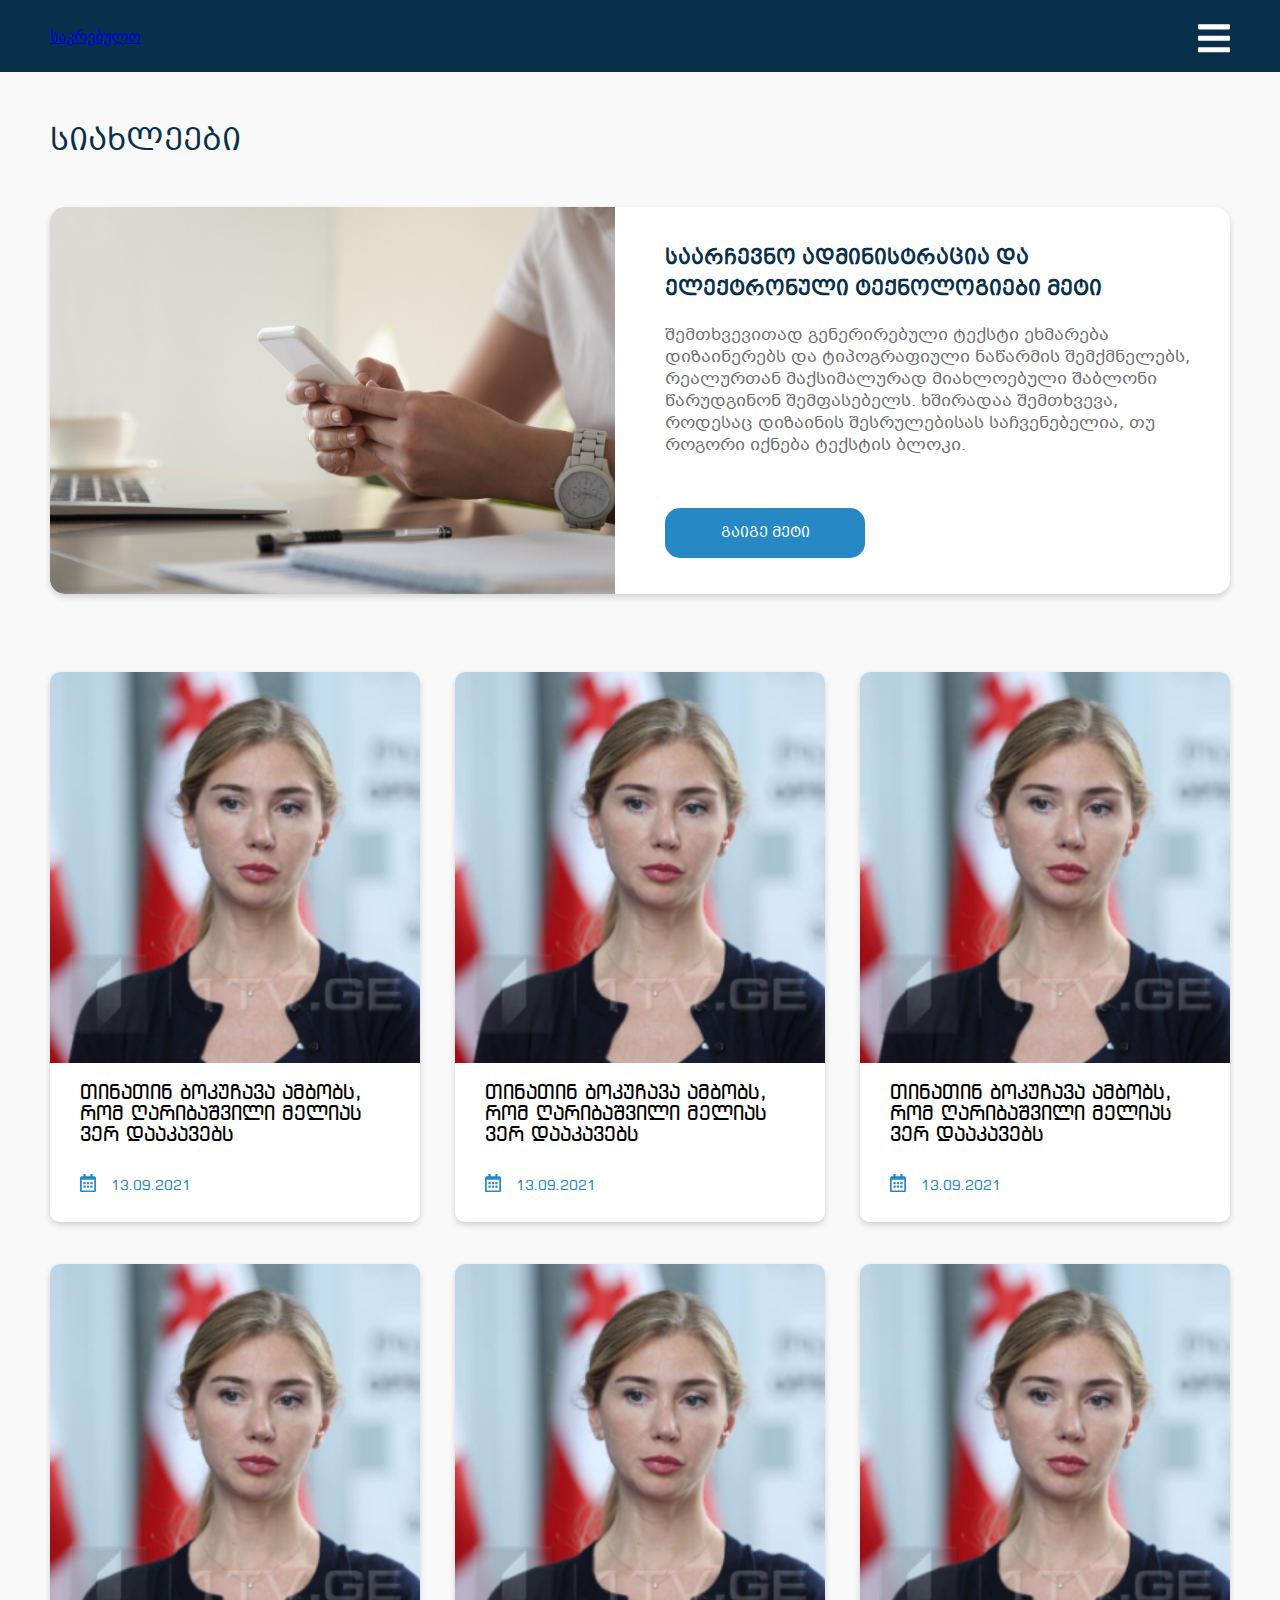
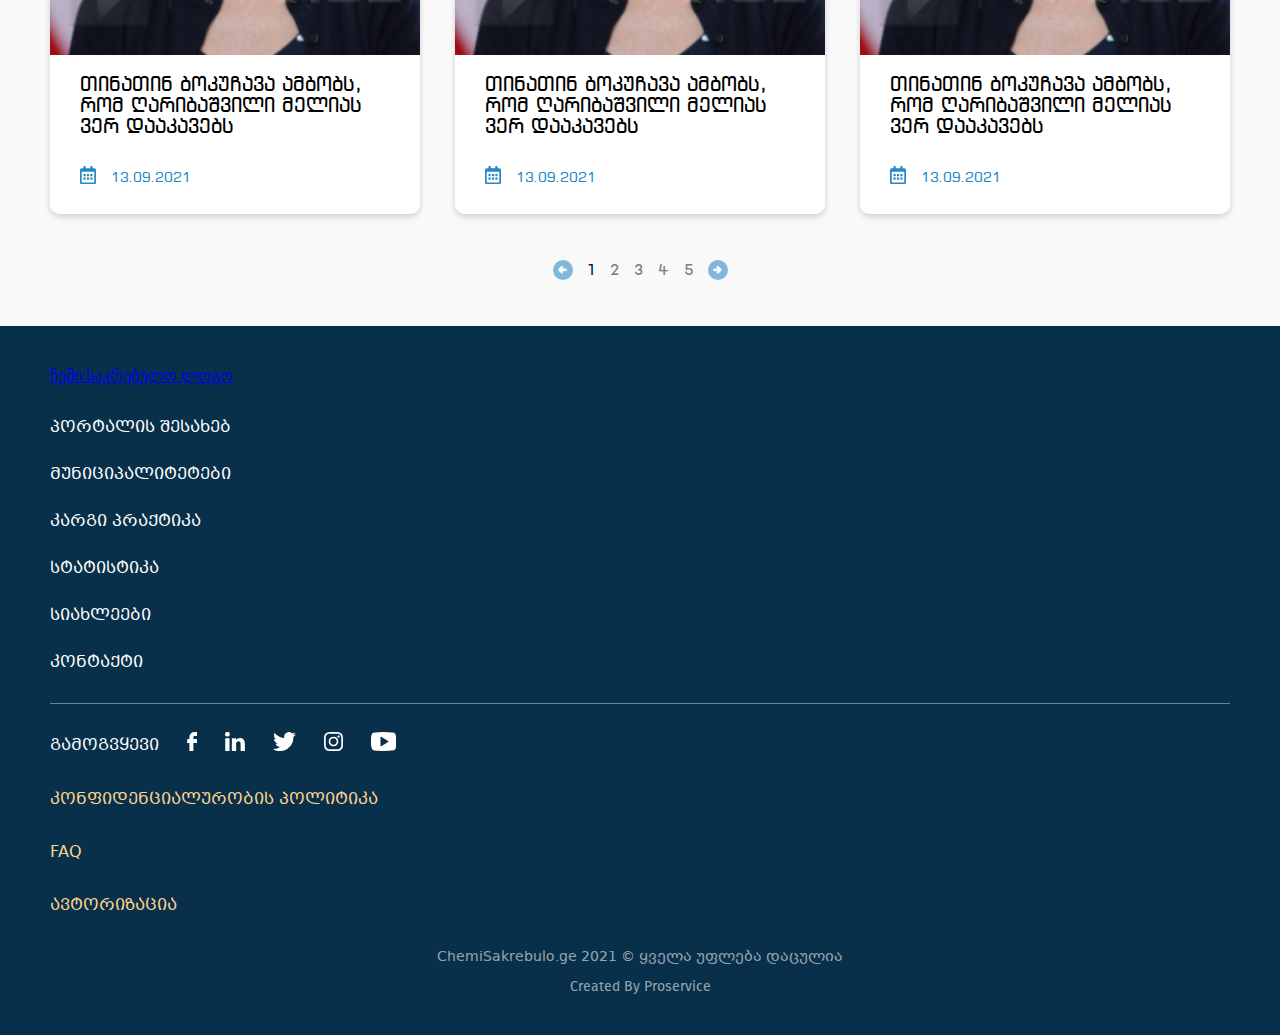
<file: news.html>
<!DOCTYPE html>
<html lang="ka">
  <head>
    <meta charset="UTF-8" />
    <meta http-equiv="X-UA-Compatible" content="IE=edge" />
    <meta name="viewport" content="width=device-width, initial-scale=1.0" />
    <title>ჩემი საკრებულო | სიახლეები</title>

    <meta name="description" content="სიახლეები" />

    <!-- styles -->
    <link rel="stylesheet" href="assets/css/style.css" />

    <!-- scripts -->
    <script src="assets/js/swiper-bundle.min.js" defer></script>
    <script src="assets/js/script.js" defer></script>
  </head>
  <body>
    <header class="header">
      <div class="container header__container">
        <a href="/" class="logo">საკრებულო</a>

        <nav class="nav nav--resp" data-nav>
          <button class="nav-close" data-nav-close>
            <svg
              aria-hidden="true"
              focusable="false"
              xmlns="http://www.w3.org/2000/svg"
              viewBox="0 0 352 512"
            >
              <path
                d="M242.72 256l100.07-100.07c12.28-12.28 12.28-32.19 0-44.48l-22.24-22.24c-12.28-12.28-32.19-12.28-44.48 0L176 189.28 75.93 89.21c-12.28-12.28-32.19-12.28-44.48 0L9.21 111.45c-12.28 12.28-12.28 32.19 0 44.48L109.28 256 9.21 356.07c-12.28 12.28-12.28 32.19 0 44.48l22.24 22.24c12.28 12.28 32.2 12.28 44.48 0L176 322.72l100.07 100.07c12.28 12.28 32.2 12.28 44.48 0l22.24-22.24c12.28-12.28 12.28-32.19 0-44.48L242.72 256z"
              ></path>
            </svg>
          </button>

          <ul class="nav__list">
            <li class="nav__item">
              <a href="#" class="nav__link">პორტალის შესახებ</a>
            </li>
            <li class="nav__item">
              <button href="#" class="nav__link" data-nav-dropdown-trigger>
                მუნიციპალიტეტები
              </button>

              <div class="nav__dropdown">
                <ul class="nav__municipalities" data-nav-dropdown>
                  <li><a href="#">თბილისი</a></li>
                  <li><a href="#">ბათუმი</a></li>
                  <li><a href="#">ქუთაისი</a></li>
                  <li><a href="#">რუსთავი</a></li>
                  <li><a href="#">ფოთი</a></li>
                  <li><a href="#">გორის მუნიციპალიტეტი</a></li>
                  <li><a href="#">ზუგდიდის მუნიციპალიტეტი</a></li>
                  <li><a href="#">მარნეულის მუნიციპალიტეტი</a></li>
                  <li><a href="#">გარდაბნის მუნიციპალიტეტი</a></li>
                  <li><a href="#">ქობულეთის მუნიციპალიტეტი</a></li>
                  <li><a href="#">ოზურგეთის მუნიციპალიტეტი</a></li>
                  <li><a href="#">თელავის მუნიციპალიტეტი</a></li>
                  <li><a href="#">ზესტაფონის მუნიციპალიტეტი</a></li>
                  <li><a href="#">წყალტუბოს მუნიციპალიტეტი</a></li>
                  <li><a href="#">თბილისი</a></li>
                  <li><a href="#">ბათუმი</a></li>
                  <li><a href="#">ქუთაისი</a></li>
                  <li><a href="#">რუსთავი</a></li>
                  <li><a href="#">ფოთი</a></li>
                </ul>
              </div>
            </li>
            <li class="nav__item">
              <a href="#" class="nav__link">კარგი პრაქტიკა</a>
            </li>
            <li class="nav__item">
              <a href="#" class="nav__link">სტატისტიკა</a>
            </li>
            <li class="nav__item">
              <a href="#" class="nav__link active">სიახლეები</a>
            </li>
            <li class="nav__item">
              <a href="#" class="nav__link">კონტაქტი</a>
            </li>
          </ul>
        </nav>

        <button
          class="nav-control"
          aria-label="navigation control"
          data-nav-open
        >
          <svg
            aria-hidden="true"
            xmlns="http://www.w3.org/2000/svg"
            viewBox="0 0 448 512"
          >
            <path
              d="M16 132h416c8.837 0 16-7.163 16-16V76c0-8.837-7.163-16-16-16H16C7.163 60 0 67.163 0 76v40c0 8.837 7.163 16 16 16zm0 160h416c8.837 0 16-7.163 16-16v-40c0-8.837-7.163-16-16-16H16c-8.837 0-16 7.163-16 16v40c0 8.837 7.163 16 16 16zm0 160h416c8.837 0 16-7.163 16-16v-40c0-8.837-7.163-16-16-16H16c-8.837 0-16 7.163-16 16v40c0 8.837 7.163 16 16 16z"
            ></path>
          </svg>
        </button>
      </div>
    </header>

    <div class="container">
      <main class="about">
        <h1 class="page-title">სიახლეები</h1>

        <div class="grid-3">
          <div class="card-horizontal w-shadow span-full">
            <figure>
              <img src="assets/images/placeholder.png" alt="" />
            </figure>

            <div class="card-horizontal__content">
              <h2>საარჩევნო ადმინისტრაცია და ელექტრონული ტექნოლოგიები მეტი</h2>

              <div class="card-horizontal__texts">
                <p>
                  შემთხვევითად გენერირებული ტექსტი ეხმარება დიზაინერებს და
                  ტიპოგრაფიული ნაწარმის შემქმნელებს, რეალურთან მაქსიმალურად
                  მიახლოებული შაბლონი წარუდგინონ შემფასებელს. ხშირადაა
                  შემთხვევა, როდესაც დიზაინის შესრულებისას საჩვენებელია, თუ
                  როგორი იქნება ტექსტის ბლოკი.
                </p>
              </div>

              <a href="#">გაიგე მეტი</a>
            </div>
          </div>

          <article class="card w-shadow">
            <a href="#">
              <figure>
                <img src="assets/images/tina-bokuchava.png" alt="" />
              </figure>

              <div class="card__content">
                <h3>
                  თინათინ ბოკუჩავა ამბობს, რომ ღარიბაშვილი მელიას ვერ დააკავებს
                </h3>

                <p>
                  როგორ შევარჩიოთ საჩუქარი მეგობრის დაბადების დღისათვის? ასეთი
                  კითხვა, დარწმუნებული ვარ ბევრჯერ გაგჩენიათ.
                </p>

                <div class="time">
                  <svg
                    xmlns="http://www.w3.org/2000/svg"
                    viewBox="0 0 16.008 18.295"
                  >
                    <path
                      d="M5.288,10.291H3.859a.43.43,0,0,1-.429-.429V8.433A.43.43,0,0,1,3.859,8H5.288a.43.43,0,0,1,.429.429V9.862A.43.43,0,0,1,5.288,10.291Zm3.859-.429V8.433A.43.43,0,0,0,8.718,8H7.289a.43.43,0,0,0-.429.429V9.862a.43.43,0,0,0,.429.429H8.718A.43.43,0,0,0,9.147,9.862Zm3.43,0V8.433A.43.43,0,0,0,12.149,8H10.719a.43.43,0,0,0-.429.429V9.862a.43.43,0,0,0,.429.429h1.429A.43.43,0,0,0,12.577,9.862Zm-3.43,3.43V11.863a.43.43,0,0,0-.429-.429H7.289a.43.43,0,0,0-.429.429v1.429a.43.43,0,0,0,.429.429H8.718A.43.43,0,0,0,9.147,13.292Zm-3.43,0V11.863a.43.43,0,0,0-.429-.429H3.859a.43.43,0,0,0-.429.429v1.429a.43.43,0,0,0,.429.429H5.288A.43.43,0,0,0,5.717,13.292Zm6.86,0V11.863a.43.43,0,0,0-.429-.429H10.719a.43.43,0,0,0-.429.429v1.429a.43.43,0,0,0,.429.429h1.429A.43.43,0,0,0,12.577,13.292ZM16.008,4V16.579a1.716,1.716,0,0,1-1.715,1.715H1.715A1.716,1.716,0,0,1,0,16.579V4A1.716,1.716,0,0,1,1.715,2.287H3.43V.429A.43.43,0,0,1,3.859,0H5.288a.43.43,0,0,1,.429.429V2.287h4.574V.429A.43.43,0,0,1,10.719,0h1.429a.43.43,0,0,1,.429.429V2.287h1.715A1.716,1.716,0,0,1,16.008,4ZM14.293,16.365V5.717H1.715V16.365a.215.215,0,0,0,.214.214H14.078A.215.215,0,0,0,14.293,16.365Z"
                      transform="translate(0 0)"
                    />
                  </svg>

                  <time>13.09.2021</time>
                </div>
              </div>
            </a>
          </article>

          <article class="card w-shadow">
            <a href="#">
              <figure>
                <img src="assets/images/tina-bokuchava.png" alt="" />
              </figure>

              <div class="card__content">
                <h3>
                  თინათინ ბოკუჩავა ამბობს, რომ ღარიბაშვილი მელიას ვერ დააკავებს
                </h3>

                <p>
                  როგორ შევარჩიოთ საჩუქარი მეგობრის დაბადების დღისათვის? ასეთი
                  კითხვა, დარწმუნებული ვარ ბევრჯერ გაგჩენიათ. როგორ შევარჩიოთ
                  საჩუქარი მეგობრის დაბადების დღისათვის?
                </p>

                <div class="time">
                  <svg
                    xmlns="http://www.w3.org/2000/svg"
                    viewBox="0 0 16.008 18.295"
                  >
                    <path
                      d="M5.288,10.291H3.859a.43.43,0,0,1-.429-.429V8.433A.43.43,0,0,1,3.859,8H5.288a.43.43,0,0,1,.429.429V9.862A.43.43,0,0,1,5.288,10.291Zm3.859-.429V8.433A.43.43,0,0,0,8.718,8H7.289a.43.43,0,0,0-.429.429V9.862a.43.43,0,0,0,.429.429H8.718A.43.43,0,0,0,9.147,9.862Zm3.43,0V8.433A.43.43,0,0,0,12.149,8H10.719a.43.43,0,0,0-.429.429V9.862a.43.43,0,0,0,.429.429h1.429A.43.43,0,0,0,12.577,9.862Zm-3.43,3.43V11.863a.43.43,0,0,0-.429-.429H7.289a.43.43,0,0,0-.429.429v1.429a.43.43,0,0,0,.429.429H8.718A.43.43,0,0,0,9.147,13.292Zm-3.43,0V11.863a.43.43,0,0,0-.429-.429H3.859a.43.43,0,0,0-.429.429v1.429a.43.43,0,0,0,.429.429H5.288A.43.43,0,0,0,5.717,13.292Zm6.86,0V11.863a.43.43,0,0,0-.429-.429H10.719a.43.43,0,0,0-.429.429v1.429a.43.43,0,0,0,.429.429h1.429A.43.43,0,0,0,12.577,13.292ZM16.008,4V16.579a1.716,1.716,0,0,1-1.715,1.715H1.715A1.716,1.716,0,0,1,0,16.579V4A1.716,1.716,0,0,1,1.715,2.287H3.43V.429A.43.43,0,0,1,3.859,0H5.288a.43.43,0,0,1,.429.429V2.287h4.574V.429A.43.43,0,0,1,10.719,0h1.429a.43.43,0,0,1,.429.429V2.287h1.715A1.716,1.716,0,0,1,16.008,4ZM14.293,16.365V5.717H1.715V16.365a.215.215,0,0,0,.214.214H14.078A.215.215,0,0,0,14.293,16.365Z"
                      transform="translate(0 0)"
                    />
                  </svg>

                  <time>13.09.2021</time>
                </div>
              </div>
            </a>
          </article>

          <article class="card w-shadow">
            <a href="#">
              <figure>
                <img src="assets/images/tina-bokuchava.png" alt="" />
              </figure>

              <div class="card__content">
                <h3>
                  თინათინ ბოკუჩავა ამბობს, რომ ღარიბაშვილი მელიას ვერ დააკავებს
                </h3>

                <p>
                  როგორ შევარჩიოთ საჩუქარი მეგობრის დაბადების დღისათვის? ასეთი
                  კითხვა, დარწმუნებული ვარ ბევრჯერ გაგჩენიათ.
                </p>

                <div class="time">
                  <svg
                    xmlns="http://www.w3.org/2000/svg"
                    viewBox="0 0 16.008 18.295"
                  >
                    <path
                      d="M5.288,10.291H3.859a.43.43,0,0,1-.429-.429V8.433A.43.43,0,0,1,3.859,8H5.288a.43.43,0,0,1,.429.429V9.862A.43.43,0,0,1,5.288,10.291Zm3.859-.429V8.433A.43.43,0,0,0,8.718,8H7.289a.43.43,0,0,0-.429.429V9.862a.43.43,0,0,0,.429.429H8.718A.43.43,0,0,0,9.147,9.862Zm3.43,0V8.433A.43.43,0,0,0,12.149,8H10.719a.43.43,0,0,0-.429.429V9.862a.43.43,0,0,0,.429.429h1.429A.43.43,0,0,0,12.577,9.862Zm-3.43,3.43V11.863a.43.43,0,0,0-.429-.429H7.289a.43.43,0,0,0-.429.429v1.429a.43.43,0,0,0,.429.429H8.718A.43.43,0,0,0,9.147,13.292Zm-3.43,0V11.863a.43.43,0,0,0-.429-.429H3.859a.43.43,0,0,0-.429.429v1.429a.43.43,0,0,0,.429.429H5.288A.43.43,0,0,0,5.717,13.292Zm6.86,0V11.863a.43.43,0,0,0-.429-.429H10.719a.43.43,0,0,0-.429.429v1.429a.43.43,0,0,0,.429.429h1.429A.43.43,0,0,0,12.577,13.292ZM16.008,4V16.579a1.716,1.716,0,0,1-1.715,1.715H1.715A1.716,1.716,0,0,1,0,16.579V4A1.716,1.716,0,0,1,1.715,2.287H3.43V.429A.43.43,0,0,1,3.859,0H5.288a.43.43,0,0,1,.429.429V2.287h4.574V.429A.43.43,0,0,1,10.719,0h1.429a.43.43,0,0,1,.429.429V2.287h1.715A1.716,1.716,0,0,1,16.008,4ZM14.293,16.365V5.717H1.715V16.365a.215.215,0,0,0,.214.214H14.078A.215.215,0,0,0,14.293,16.365Z"
                      transform="translate(0 0)"
                    />
                  </svg>

                  <time>13.09.2021</time>
                </div>
              </div>
            </a>
          </article>

          <article class="card w-shadow">
            <a href="#">
              <figure>
                <img src="assets/images/tina-bokuchava.png" alt="" />
              </figure>

              <div class="card__content">
                <h3>
                  თინათინ ბოკუჩავა ამბობს, რომ ღარიბაშვილი მელიას ვერ დააკავებს
                </h3>

                <p>
                  როგორ შევარჩიოთ საჩუქარი მეგობრის დაბადების დღისათვის? ასეთი
                  კითხვა, დარწმუნებული ვარ ბევრჯერ გაგჩენიათ.
                </p>

                <div class="time">
                  <svg
                    xmlns="http://www.w3.org/2000/svg"
                    viewBox="0 0 16.008 18.295"
                  >
                    <path
                      d="M5.288,10.291H3.859a.43.43,0,0,1-.429-.429V8.433A.43.43,0,0,1,3.859,8H5.288a.43.43,0,0,1,.429.429V9.862A.43.43,0,0,1,5.288,10.291Zm3.859-.429V8.433A.43.43,0,0,0,8.718,8H7.289a.43.43,0,0,0-.429.429V9.862a.43.43,0,0,0,.429.429H8.718A.43.43,0,0,0,9.147,9.862Zm3.43,0V8.433A.43.43,0,0,0,12.149,8H10.719a.43.43,0,0,0-.429.429V9.862a.43.43,0,0,0,.429.429h1.429A.43.43,0,0,0,12.577,9.862Zm-3.43,3.43V11.863a.43.43,0,0,0-.429-.429H7.289a.43.43,0,0,0-.429.429v1.429a.43.43,0,0,0,.429.429H8.718A.43.43,0,0,0,9.147,13.292Zm-3.43,0V11.863a.43.43,0,0,0-.429-.429H3.859a.43.43,0,0,0-.429.429v1.429a.43.43,0,0,0,.429.429H5.288A.43.43,0,0,0,5.717,13.292Zm6.86,0V11.863a.43.43,0,0,0-.429-.429H10.719a.43.43,0,0,0-.429.429v1.429a.43.43,0,0,0,.429.429h1.429A.43.43,0,0,0,12.577,13.292ZM16.008,4V16.579a1.716,1.716,0,0,1-1.715,1.715H1.715A1.716,1.716,0,0,1,0,16.579V4A1.716,1.716,0,0,1,1.715,2.287H3.43V.429A.43.43,0,0,1,3.859,0H5.288a.43.43,0,0,1,.429.429V2.287h4.574V.429A.43.43,0,0,1,10.719,0h1.429a.43.43,0,0,1,.429.429V2.287h1.715A1.716,1.716,0,0,1,16.008,4ZM14.293,16.365V5.717H1.715V16.365a.215.215,0,0,0,.214.214H14.078A.215.215,0,0,0,14.293,16.365Z"
                      transform="translate(0 0)"
                    />
                  </svg>

                  <time>13.09.2021</time>
                </div>
              </div>
            </a>
          </article>

          <article class="card w-shadow">
            <a href="#">
              <figure>
                <img src="assets/images/tina-bokuchava.png" alt="" />
              </figure>

              <div class="card__content">
                <h3>
                  თინათინ ბოკუჩავა ამბობს, რომ ღარიბაშვილი მელიას ვერ დააკავებს
                </h3>

                <p>
                  როგორ შევარჩიოთ საჩუქარი მეგობრის დაბადების დღისათვის? ასეთი
                  კითხვა, დარწმუნებული ვარ ბევრჯერ გაგჩენიათ.
                </p>

                <div class="time">
                  <svg
                    xmlns="http://www.w3.org/2000/svg"
                    viewBox="0 0 16.008 18.295"
                  >
                    <path
                      d="M5.288,10.291H3.859a.43.43,0,0,1-.429-.429V8.433A.43.43,0,0,1,3.859,8H5.288a.43.43,0,0,1,.429.429V9.862A.43.43,0,0,1,5.288,10.291Zm3.859-.429V8.433A.43.43,0,0,0,8.718,8H7.289a.43.43,0,0,0-.429.429V9.862a.43.43,0,0,0,.429.429H8.718A.43.43,0,0,0,9.147,9.862Zm3.43,0V8.433A.43.43,0,0,0,12.149,8H10.719a.43.43,0,0,0-.429.429V9.862a.43.43,0,0,0,.429.429h1.429A.43.43,0,0,0,12.577,9.862Zm-3.43,3.43V11.863a.43.43,0,0,0-.429-.429H7.289a.43.43,0,0,0-.429.429v1.429a.43.43,0,0,0,.429.429H8.718A.43.43,0,0,0,9.147,13.292Zm-3.43,0V11.863a.43.43,0,0,0-.429-.429H3.859a.43.43,0,0,0-.429.429v1.429a.43.43,0,0,0,.429.429H5.288A.43.43,0,0,0,5.717,13.292Zm6.86,0V11.863a.43.43,0,0,0-.429-.429H10.719a.43.43,0,0,0-.429.429v1.429a.43.43,0,0,0,.429.429h1.429A.43.43,0,0,0,12.577,13.292ZM16.008,4V16.579a1.716,1.716,0,0,1-1.715,1.715H1.715A1.716,1.716,0,0,1,0,16.579V4A1.716,1.716,0,0,1,1.715,2.287H3.43V.429A.43.43,0,0,1,3.859,0H5.288a.43.43,0,0,1,.429.429V2.287h4.574V.429A.43.43,0,0,1,10.719,0h1.429a.43.43,0,0,1,.429.429V2.287h1.715A1.716,1.716,0,0,1,16.008,4ZM14.293,16.365V5.717H1.715V16.365a.215.215,0,0,0,.214.214H14.078A.215.215,0,0,0,14.293,16.365Z"
                      transform="translate(0 0)"
                    />
                  </svg>

                  <time>13.09.2021</time>
                </div>
              </div>
            </a>
          </article>

          <article class="card w-shadow">
            <a href="#">
              <figure>
                <img src="assets/images/tina-bokuchava.png" alt="" />
              </figure>

              <div class="card__content">
                <h3>
                  თინათინ ბოკუჩავა ამბობს, რომ ღარიბაშვილი მელიას ვერ დააკავებს
                </h3>

                <p>
                  როგორ შევარჩიოთ საჩუქარი მეგობრის დაბადების დღისათვის? ასეთი
                  კითხვა, დარწმუნებული ვარ ბევრჯერ გაგჩენიათ.
                </p>

                <div class="time">
                  <svg
                    xmlns="http://www.w3.org/2000/svg"
                    viewBox="0 0 16.008 18.295"
                  >
                    <path
                      d="M5.288,10.291H3.859a.43.43,0,0,1-.429-.429V8.433A.43.43,0,0,1,3.859,8H5.288a.43.43,0,0,1,.429.429V9.862A.43.43,0,0,1,5.288,10.291Zm3.859-.429V8.433A.43.43,0,0,0,8.718,8H7.289a.43.43,0,0,0-.429.429V9.862a.43.43,0,0,0,.429.429H8.718A.43.43,0,0,0,9.147,9.862Zm3.43,0V8.433A.43.43,0,0,0,12.149,8H10.719a.43.43,0,0,0-.429.429V9.862a.43.43,0,0,0,.429.429h1.429A.43.43,0,0,0,12.577,9.862Zm-3.43,3.43V11.863a.43.43,0,0,0-.429-.429H7.289a.43.43,0,0,0-.429.429v1.429a.43.43,0,0,0,.429.429H8.718A.43.43,0,0,0,9.147,13.292Zm-3.43,0V11.863a.43.43,0,0,0-.429-.429H3.859a.43.43,0,0,0-.429.429v1.429a.43.43,0,0,0,.429.429H5.288A.43.43,0,0,0,5.717,13.292Zm6.86,0V11.863a.43.43,0,0,0-.429-.429H10.719a.43.43,0,0,0-.429.429v1.429a.43.43,0,0,0,.429.429h1.429A.43.43,0,0,0,12.577,13.292ZM16.008,4V16.579a1.716,1.716,0,0,1-1.715,1.715H1.715A1.716,1.716,0,0,1,0,16.579V4A1.716,1.716,0,0,1,1.715,2.287H3.43V.429A.43.43,0,0,1,3.859,0H5.288a.43.43,0,0,1,.429.429V2.287h4.574V.429A.43.43,0,0,1,10.719,0h1.429a.43.43,0,0,1,.429.429V2.287h1.715A1.716,1.716,0,0,1,16.008,4ZM14.293,16.365V5.717H1.715V16.365a.215.215,0,0,0,.214.214H14.078A.215.215,0,0,0,14.293,16.365Z"
                      transform="translate(0 0)"
                    />
                  </svg>

                  <time>13.09.2021</time>
                </div>
              </div>
            </a>
          </article>
        </div>
      </main>

      <ul class="pagination">
        <li>
          <a href="#" class="arrow">
            <svg xmlns="http://www.w3.org/2000/svg" viewBox="0 0 8.771 7.619">
              <path
                d="M3.164.34a1.228,1.228,0,0,1,1.7,0,1.2,1.2,0,0,1,0,1.7h0l-.476.476H7.449a1.322,1.322,0,0,1,0,2.645H4.384l.476.476a1.2,1.2,0,0,1-1.7,1.689L.232,4.39a.793.793,0,0,1,0-1.122Z"
              />
            </svg>
          </a>
        </li>
        <li><a href="#" class="active">1</a></li>
        <li><a href="#">2</a></li>
        <li><a href="#">3</a></li>
        <li><a href="#">4</a></li>
        <li><a href="#">5</a></li>
        <li>
          <a href="#" class="arrow">
            <svg xmlns="http://www.w3.org/2000/svg" viewBox="0 0 8.771 7.619">
              <path
                d="M5.607.34a1.228,1.228,0,0,0-1.7,0,1.2,1.2,0,0,0,0,1.7h0l.476.476H1.322a1.322,1.322,0,0,0,0,2.645H4.386l-.476.476a1.2,1.2,0,0,0,1.7,1.689L8.539,4.39a.793.793,0,0,0,0-1.122Z"
              />
            </svg>
          </a>
        </li>
      </ul>
    </div>

    <footer class="footer">
      <div class="container footer__container">
        <div class="footer__logo">
          <a href="#"> ჩემი საკრებულო ლოგო </a>
        </div>

        <div class="footer__content">
          <nav class="footer__nav">
            <ul class="footer__nav__list">
              <li class="nav__item">
                <a href="#" class="nav__link">პორტალის შესახებ</a>
              </li>
              <li class="nav__item">
                <a href="#" class="nav__link">მუნიციპალიტეტები</a>
              </li>
              <li class="nav__item">
                <a href="#" class="nav__link">კარგი პრაქტიკა</a>
              </li>
              <li class="nav__item">
                <a href="#" class="nav__link">სტატისტიკა</a>
              </li>
              <li class="nav__item">
                <a href="#" class="nav__link">სიახლეები</a>
              </li>
              <li class="nav__item">
                <a href="#" class="nav__link">კონტაქტი</a>
              </li>
            </ul>
          </nav>

          <div class="divider"></div>

          <div class="footer__links-more">
            <ul class="footer__social">
              <li>გამოგვყევი</li>
              <li>
                <a href="#" target="_blank" rel="noopener">
                  <svg
                    xmlns="http://www.w3.org/2000/svg"
                    width="10.396"
                    height="19"
                    viewBox="0 0 10.396 19"
                  >
                    <path
                      id="Path_149"
                      data-name="Path 149"
                      d="M12.6,22.75h4V14.74h3.6l.4-3.98h-4V8.75a1,1,0,0,1,1-1h3v-4h-3a5,5,0,0,0-5,5v2.01h-2l-.4,3.98h2.4v8.01Z"
                      transform="translate(-10.203 -3.75)"
                      fill="#fff"
                    />
                  </svg>
                </a>
              </li>
              <li>
                <a href="#" target="_blank" rel="noopener">
                  <svg
                    xmlns="http://www.w3.org/2000/svg"
                    width="19.877"
                    height="19"
                    viewBox="0 0 19.877 19"
                  >
                    <path
                      id="linkedin"
                      d="M4.512,19V6.181H.251V19ZM2.382,4.429A2.222,2.222,0,1,0,2.41,0a2.221,2.221,0,1,0-.056,4.429h.028ZM6.87,19h4.261V11.841a2.917,2.917,0,0,1,.14-1.04,2.332,2.332,0,0,1,2.186-1.558c1.542,0,2.159,1.175,2.159,2.9V19h4.261V11.649c0-3.938-2.1-5.769-4.906-5.769A4.243,4.243,0,0,0,11.1,8.04h.029V6.18H6.871c.056,1.2,0,12.819,0,12.819Z"
                      fill="#fff"
                    />
                  </svg>
                </a>
              </li>
              <li>
                <a href="#" target="_blank" rel="noopener">
                  <svg
                    xmlns="http://www.w3.org/2000/svg"
                    width="22.8"
                    height="19"
                    viewBox="0 0 22.8 19"
                  >
                    <path
                      id="twitter"
                      d="M22.8,5.223a6.127,6.127,0,0,1-.851,1.22,6.285,6.285,0,0,1-1.538,1.3q.026.2.038.381a13.834,13.834,0,0,1-.979,5.3,13.955,13.955,0,0,1-5.554,6.9,14.6,14.6,0,0,1-8.693,1.588A9.982,9.982,0,0,1,0,19.889a9.733,9.733,0,0,0,6.965-2.008A4.8,4.8,0,0,1,2.542,14.6a2.974,2.974,0,0,0,.991.051A9.222,9.222,0,0,0,4.652,14.5a5.243,5.243,0,0,1-3.177-2.466A5.315,5.315,0,0,1,.941,9.7a4.466,4.466,0,0,0,2.11.635A5.45,5.45,0,0,1,.979,6.963,6.237,6.237,0,0,1,1.55,3.926,15.975,15.975,0,0,0,6.977,7.992a11.242,11.242,0,0,0,4.257.89,5.69,5.69,0,0,1,.572-3.609,4.917,4.917,0,0,1,2.936-2.135,4.333,4.333,0,0,1,4.347,1.347,7.737,7.737,0,0,0,3.025-1.118,4.589,4.589,0,0,1-2.084,2.694,13.216,13.216,0,0,0,2.77-.839Z"
                      transform="translate(0 -2.999)"
                      fill="#fff"
                    />
                  </svg>
                </a>
              </li>
              <li>
                <a href="#" target="_blank" rel="noopener">
                  <svg
                    xmlns="http://www.w3.org/2000/svg"
                    width="19"
                    height="19"
                    viewBox="0 0 19 19"
                  >
                    <path
                      id="instagram"
                      d="M12.667,9.5A3.168,3.168,0,0,0,9.5,6.333,3.168,3.168,0,0,0,6.333,9.5,3.168,3.168,0,0,0,9.5,12.667,3.168,3.168,0,0,0,12.667,9.5Zm1.707,0A4.856,4.856,0,0,1,9.5,14.373,4.856,4.856,0,0,1,4.626,9.5,4.856,4.856,0,0,1,9.5,4.626,4.856,4.856,0,0,1,14.373,9.5Zm1.336-5.071a1.138,1.138,0,1,1-1.942-.8,1.138,1.138,0,0,1,1.942.8ZM9.5,1.707,8.554,1.7q-.86-.006-1.305,0t-1.194.037a9.755,9.755,0,0,0-1.274.123,4.916,4.916,0,0,0-.884.23A3.235,3.235,0,0,0,2.091,3.9a4.964,4.964,0,0,0-.229.885,9.755,9.755,0,0,0-.123,1.274Q1.707,6.8,1.7,7.249t0,1.305q.006.86.006.946t-.006.946q-.006.86,0,1.305t.037,1.194a9.755,9.755,0,0,0,.123,1.274,4.934,4.934,0,0,0,.229.884A3.235,3.235,0,0,0,3.9,16.909a4.964,4.964,0,0,0,.885.229,9.755,9.755,0,0,0,1.274.123q.748.031,1.194.037t1.305,0l.946-.006.946.006q.86.006,1.305,0t1.194-.037a9.753,9.753,0,0,0,1.274-.123,4.965,4.965,0,0,0,.885-.229A3.235,3.235,0,0,0,16.911,15.1a4.964,4.964,0,0,0,.229-.885,9.755,9.755,0,0,0,.124-1.274q.031-.748.037-1.194t0-1.305q-.006-.86-.006-.946t.006-.946q.006-.86,0-1.305t-.037-1.194A9.754,9.754,0,0,0,17.14,4.78a4.869,4.869,0,0,0-.23-.884A3.235,3.235,0,0,0,15.1,2.091a4.964,4.964,0,0,0-.885-.229,9.755,9.755,0,0,0-1.274-.123Q12.2,1.707,11.751,1.7t-1.305,0L9.5,1.707ZM19,9.5q0,2.833-.062,3.921A5.8,5.8,0,0,1,17.4,17.4a5.8,5.8,0,0,1-3.983,1.534Q12.333,19,9.5,19t-3.921-.062A5.8,5.8,0,0,1,1.6,17.4,5.8,5.8,0,0,1,.062,13.421Q0,12.333,0,9.5T.062,5.579A5.8,5.8,0,0,1,1.6,1.6,5.8,5.8,0,0,1,5.579.062Q6.667,0,9.5,0t3.921.062A5.8,5.8,0,0,1,17.4,1.6a5.8,5.8,0,0,1,1.534,3.983Q19,6.667,19,9.5Z"
                      fill="#fff"
                    />
                  </svg>
                </a>
              </li>
              <li>
                <a href="#" target="_blank" rel="noopener">
                  <svg
                    xmlns="http://www.w3.org/2000/svg"
                    width="25.333"
                    height="19"
                    viewBox="0 0 25.333 19"
                  >
                    <path
                      id="youtube"
                      d="M22.958,18.208A72.361,72.361,0,0,1,12.667,19q-2.127,0-4.7-.2t-4.082-.4l-1.509-.2A1.834,1.834,0,0,1,1.2,17.281a5.812,5.812,0,0,1-.742-1.942Q.222,14.2.11,13.211A16.149,16.149,0,0,1,0,11.4V7.6Q0,1.286,2.375.792A72.361,72.361,0,0,1,12.667,0q2.127,0,4.7.2t4.082.4l1.509.2a1.748,1.748,0,0,1,1.224.9,5.65,5.65,0,0,1,.729,1.967q.222,1.163.322,2.127a17.693,17.693,0,0,1,.1,1.806V11.4q0,.891-.074,1.806a20.5,20.5,0,0,1-.3,2.1,5.4,5.4,0,0,1-.742,1.98,1.886,1.886,0,0,1-1.262.916ZM17.144,8.881,10.663,4.923a.737.737,0,0,0-.718-.136Q9.5,4.9,9.5,5.146v8.708q0,.272.445.371a.763.763,0,0,0,.718-.148l6.482-3.958a.839.839,0,0,0,0-1.237Z"
                      fill="#fff"
                    />
                  </svg>
                </a>
              </li>
            </ul>

            <ul class="footer__links">
              <li><a href="#">კონფიდენციალურობის პოლიტიკა</a></li>
              <li><a href="#">FAQ</a></li>
              <li><a href="#">ავტორიზაცია</a></li>
            </ul>
          </div>

          <div class="footer__disclaimer">
            <p class="footer__copy">
              ChemiSakrebulo.ge 2021 &copy; ყველა უფლება დაცულია
            </p>

            <p class="footer__created-by">
              Created By <a href="#">Proservice</a>
            </p>
          </div>
        </div>
      </div>
    </footer>
  </body>
</html>
</file>
<file: assets/css/hover.css>
[data-nav-dropdown-trigger]:hover .nav__municipalities,
[data-nav-dropdown-trigger]:focus-within .nav__municipalities {
    max-height: 1000px;
}

.nav__dropdown {
    margin-top: 0;
    padding-top: 14px;
    background: transparent;
    box-shadow: none;
}

.nav__municipalities {
    background: #fff;
    box-shadow: 0 3px 6px rgb(0 0 0 / 16%);
}

.nav__link:focus {
    outline: 1px solid #fff;
}
</file>
<file: assets/css/style.css>
@font-face{font-family:swiper-icons;src:url("data:application/font-woff;charset=utf-8;base64, [base64]//wADZ2x5ZgAAAywAAADMAAAD2MHtryVoZWFkAAABbAAAADAAAAA2E2+eoWhoZWEAAAGcAAAAHwAAACQC9gDzaG10eAAAAigAAAAZAAAArgJkABFsb2NhAAAC0AAAAFoAAABaFQAUGG1heHAAAAG8AAAAHwAAACAAcABAbmFtZQAAA/gAAAE5AAACXvFdBwlwb3N0AAAFNAAAAGIAAACE5s74hXjaY2BkYGAAYpf5Hu/j+W2+MnAzMYDAzaX6QjD6/4//Bxj5GA8AuRwMYGkAPywL13jaY2BkYGA88P8Agx4j+/8fQDYfA1AEBWgDAIB2BOoAeNpjYGRgYNBh4GdgYgABEMnIABJzYNADCQAACWgAsQB42mNgYfzCOIGBlYGB0YcxjYGBwR1Kf2WQZGhhYGBiYGVmgAFGBiQQkOaawtDAoMBQxXjg/wEGPcYDDA4wNUA2CCgwsAAAO4EL6gAAeNpj2M0gyAACqxgGNWBkZ2D4/wMA+xkDdgAAAHjaY2BgYGaAYBkGRgYQiAHyGMF8FgYHIM3DwMHABGQrMOgyWDLEM1T9/w8UBfEMgLzE////P/5//f/V/xv+r4eaAAeMbAxwIUYmIMHEgKYAYjUcsDAwsLKxc3BycfPw8jEQA/[base64]/uznmfPFBNODM2K7MTQ45YEAZqGP81AmGGcF3iPqOop0r1SPTaTbVkfUe4HXj97wYE+yNwWYxwWu4v1ugWHgo3S1XdZEVqWM7ET0cfnLGxWfkgR42o2PvWrDMBSFj/IHLaF0zKjRgdiVMwScNRAoWUoH78Y2icB/yIY09An6AH2Bdu/UB+yxopYshQiEvnvu0dURgDt8QeC8PDw7Fpji3fEA4z/PEJ6YOB5hKh4dj3EvXhxPqH/SKUY3rJ7srZ4FZnh1PMAtPhwP6fl2PMJMPDgeQ4rY8YT6Gzao0eAEA409DuggmTnFnOcSCiEiLMgxCiTI6Cq5DZUd3Qmp10vO0LaLTd2cjN4fOumlc7lUYbSQcZFkutRG7g6JKZKy0RmdLY680CDnEJ+UMkpFFe1RN7nxdVpXrC4aTtnaurOnYercZg2YVmLN/d/gczfEimrE/fs/bOuq29Zmn8tloORaXgZgGa78yO9/cnXm2BpaGvq25Dv9S4E9+5SIc9PqupJKhYFSSl47+Qcr1mYNAAAAeNptw0cKwkAAAMDZJA8Q7OUJvkLsPfZ6zFVERPy8qHh2YER+3i/BP83vIBLLySsoKimrqKqpa2hp6+jq6RsYGhmbmJqZSy0sraxtbO3sHRydnEMU4uR6yx7JJXveP7WrDycAAAAAAAH//wACeNpjYGRgYOABYhkgZgJCZgZNBkYGLQZtIJsFLMYAAAw3ALgAeNolizEKgDAQBCchRbC2sFER0YD6qVQiBCv/H9ezGI6Z5XBAw8CBK/m5iQQVauVbXLnOrMZv2oLdKFa8Pjuru2hJzGabmOSLzNMzvutpB3N42mNgZGBg4GKQYzBhYMxJLMlj4GBgAYow/P/PAJJhLM6sSoWKfWCAAwDAjgbRAAB42mNgYGBkAIIbCZo5IPrmUn0hGA0AO8EFTQAA");font-weight:400;font-style:normal}:root{--swiper-theme-color:#007aff}.swiper{margin-left:auto;margin-right:auto;position:relative;overflow:hidden;list-style:none;padding:0;z-index:1}.swiper-vertical>.swiper-wrapper{flex-direction:column}.swiper-wrapper{position:relative;width:100%;height:100%;z-index:1;display:flex;transition-property:transform;box-sizing:content-box}.swiper-android .swiper-slide,.swiper-wrapper{transform:translate3d(0px, 0, 0)}.swiper-pointer-events{touch-action:pan-y}.swiper-pointer-events.swiper-vertical{touch-action:pan-x}.swiper-slide{flex-shrink:0;width:100%;height:100%;position:relative;transition-property:transform}.swiper-slide-invisible-blank{visibility:hidden}.swiper-autoheight,.swiper-autoheight .swiper-slide{height:auto}.swiper-autoheight .swiper-wrapper{align-items:flex-start;transition-property:transform,height}.swiper-3d,.swiper-3d.swiper-css-mode .swiper-wrapper{perspective:1200px}.swiper-3d .swiper-cube-shadow,.swiper-3d .swiper-slide,.swiper-3d .swiper-slide-shadow,.swiper-3d .swiper-slide-shadow-bottom,.swiper-3d .swiper-slide-shadow-left,.swiper-3d .swiper-slide-shadow-right,.swiper-3d .swiper-slide-shadow-top,.swiper-3d .swiper-wrapper{transform-style:preserve-3d}.swiper-3d .swiper-slide-shadow,.swiper-3d .swiper-slide-shadow-bottom,.swiper-3d .swiper-slide-shadow-left,.swiper-3d .swiper-slide-shadow-right,.swiper-3d .swiper-slide-shadow-top{position:absolute;left:0;top:0;width:100%;height:100%;pointer-events:none;z-index:10}.swiper-3d .swiper-slide-shadow{background:rgba(0,0,0,.15)}.swiper-3d .swiper-slide-shadow-left{background-image:linear-gradient(to left, rgba(0, 0, 0, 0.5), rgba(0, 0, 0, 0))}.swiper-3d .swiper-slide-shadow-right{background-image:linear-gradient(to right, rgba(0, 0, 0, 0.5), rgba(0, 0, 0, 0))}.swiper-3d .swiper-slide-shadow-top{background-image:linear-gradient(to top, rgba(0, 0, 0, 0.5), rgba(0, 0, 0, 0))}.swiper-3d .swiper-slide-shadow-bottom{background-image:linear-gradient(to bottom, rgba(0, 0, 0, 0.5), rgba(0, 0, 0, 0))}.swiper-css-mode>.swiper-wrapper{overflow:auto;scrollbar-width:none;-ms-overflow-style:none}.swiper-css-mode>.swiper-wrapper::-webkit-scrollbar{display:none}.swiper-css-mode>.swiper-wrapper>.swiper-slide{scroll-snap-align:start start}.swiper-horizontal.swiper-css-mode>.swiper-wrapper{scroll-snap-type:x mandatory}.swiper-vertical.swiper-css-mode>.swiper-wrapper{scroll-snap-type:y mandatory}.swiper-centered>.swiper-wrapper::before{content:"";flex-shrink:0;order:9999}.swiper-centered.swiper-horizontal>.swiper-wrapper>.swiper-slide:first-child{margin-inline-start:var(--swiper-centered-offset-before)}.swiper-centered.swiper-horizontal>.swiper-wrapper::before{height:100%;min-height:1px;width:var(--swiper-centered-offset-after)}.swiper-centered.swiper-vertical>.swiper-wrapper>.swiper-slide:first-child{margin-block-start:var(--swiper-centered-offset-before)}.swiper-centered.swiper-vertical>.swiper-wrapper::before{width:100%;min-width:1px;height:var(--swiper-centered-offset-after)}.swiper-centered>.swiper-wrapper>.swiper-slide{scroll-snap-align:center center}.swiper-virtual.swiper-css-mode .swiper-wrapper::after{content:"";position:absolute;left:0;top:0;pointer-events:none}.swiper-virtual.swiper-css-mode.swiper-horizontal .swiper-wrapper::after{height:1px;width:var(--swiper-virtual-size)}.swiper-virtual.swiper-css-mode.swiper-vertical .swiper-wrapper::after{width:1px;height:var(--swiper-virtual-size)}:root{--swiper-navigation-size:44px}.swiper-button-next,.swiper-button-prev{position:absolute;top:50%;width:calc(var(--swiper-navigation-size)/ 44 * 27);height:var(--swiper-navigation-size);margin-top:calc(0px - (var(--swiper-navigation-size)/ 2));z-index:10;cursor:pointer;display:flex;align-items:center;justify-content:center;color:var(--swiper-navigation-color, var(--swiper-theme-color))}.swiper-button-next.swiper-button-disabled,.swiper-button-prev.swiper-button-disabled{opacity:.35;cursor:auto;pointer-events:none}.swiper-button-next:after,.swiper-button-prev:after{font-family:swiper-icons;font-size:var(--swiper-navigation-size);text-transform:none !important;letter-spacing:0;text-transform:none;font-variant:initial;line-height:1}.swiper-button-prev,.swiper-rtl .swiper-button-next{left:10px;right:auto}.swiper-button-prev:after,.swiper-rtl .swiper-button-next:after{content:"prev"}.swiper-button-next,.swiper-rtl .swiper-button-prev{right:10px;left:auto}.swiper-button-next:after,.swiper-rtl .swiper-button-prev:after{content:"next"}.swiper-button-lock{display:none}.swiper-pagination{position:absolute;text-align:center;transition:.3s opacity;transform:translate3d(0, 0, 0);z-index:10}.swiper-pagination.swiper-pagination-hidden{opacity:0}.swiper-horizontal>.swiper-pagination-bullets,.swiper-pagination-bullets.swiper-pagination-horizontal,.swiper-pagination-custom,.swiper-pagination-fraction{bottom:10px;left:0;width:100%}.swiper-pagination-bullets-dynamic{overflow:hidden;font-size:0}.swiper-pagination-bullets-dynamic .swiper-pagination-bullet{transform:scale(0.33);position:relative}.swiper-pagination-bullets-dynamic .swiper-pagination-bullet-active{transform:scale(1)}.swiper-pagination-bullets-dynamic .swiper-pagination-bullet-active-main{transform:scale(1)}.swiper-pagination-bullets-dynamic .swiper-pagination-bullet-active-prev{transform:scale(0.66)}.swiper-pagination-bullets-dynamic .swiper-pagination-bullet-active-prev-prev{transform:scale(0.33)}.swiper-pagination-bullets-dynamic .swiper-pagination-bullet-active-next{transform:scale(0.66)}.swiper-pagination-bullets-dynamic .swiper-pagination-bullet-active-next-next{transform:scale(0.33)}.swiper-pagination-bullet{width:var(--swiper-pagination-bullet-width, var(--swiper-pagination-bullet-size, 8px));height:var(--swiper-pagination-bullet-height, var(--swiper-pagination-bullet-size, 8px));display:inline-block;border-radius:50%;background:var(--swiper-pagination-bullet-inactive-color, #000);opacity:var(--swiper-pagination-bullet-inactive-opacity, 0.2)}button.swiper-pagination-bullet{border:none;margin:0;padding:0;box-shadow:none;-webkit-appearance:none;appearance:none}.swiper-pagination-clickable .swiper-pagination-bullet{cursor:pointer}.swiper-pagination-bullet:only-child{display:none !important}.swiper-pagination-bullet-active{opacity:var(--swiper-pagination-bullet-opacity, 1);background:var(--swiper-pagination-color, var(--swiper-theme-color))}.swiper-pagination-vertical.swiper-pagination-bullets,.swiper-vertical>.swiper-pagination-bullets{right:10px;top:50%;transform:translate3d(0px, -50%, 0)}.swiper-pagination-vertical.swiper-pagination-bullets .swiper-pagination-bullet,.swiper-vertical>.swiper-pagination-bullets .swiper-pagination-bullet{margin:var(--swiper-pagination-bullet-vertical-gap, 6px) 0;display:block}.swiper-pagination-vertical.swiper-pagination-bullets.swiper-pagination-bullets-dynamic,.swiper-vertical>.swiper-pagination-bullets.swiper-pagination-bullets-dynamic{top:50%;transform:translateY(-50%);width:8px}.swiper-pagination-vertical.swiper-pagination-bullets.swiper-pagination-bullets-dynamic .swiper-pagination-bullet,.swiper-vertical>.swiper-pagination-bullets.swiper-pagination-bullets-dynamic .swiper-pagination-bullet{display:inline-block;transition:.2s transform,.2s top}.swiper-horizontal>.swiper-pagination-bullets .swiper-pagination-bullet,.swiper-pagination-horizontal.swiper-pagination-bullets .swiper-pagination-bullet{margin:0 var(--swiper-pagination-bullet-horizontal-gap, 4px)}.swiper-horizontal>.swiper-pagination-bullets.swiper-pagination-bullets-dynamic,.swiper-pagination-horizontal.swiper-pagination-bullets.swiper-pagination-bullets-dynamic{left:50%;transform:translateX(-50%);white-space:nowrap}.swiper-horizontal>.swiper-pagination-bullets.swiper-pagination-bullets-dynamic .swiper-pagination-bullet,.swiper-pagination-horizontal.swiper-pagination-bullets.swiper-pagination-bullets-dynamic .swiper-pagination-bullet{transition:.2s transform,.2s left}.swiper-horizontal.swiper-rtl>.swiper-pagination-bullets-dynamic .swiper-pagination-bullet{transition:.2s transform,.2s right}.swiper-pagination-progressbar{background:rgba(0,0,0,.25);position:absolute}.swiper-pagination-progressbar .swiper-pagination-progressbar-fill{background:var(--swiper-pagination-color, var(--swiper-theme-color));position:absolute;left:0;top:0;width:100%;height:100%;transform:scale(0);transform-origin:left top}.swiper-rtl .swiper-pagination-progressbar .swiper-pagination-progressbar-fill{transform-origin:right top}.swiper-horizontal>.swiper-pagination-progressbar,.swiper-pagination-progressbar.swiper-pagination-horizontal,.swiper-pagination-progressbar.swiper-pagination-vertical.swiper-pagination-progressbar-opposite,.swiper-vertical>.swiper-pagination-progressbar.swiper-pagination-progressbar-opposite{width:100%;height:4px;left:0;top:0}.swiper-horizontal>.swiper-pagination-progressbar.swiper-pagination-progressbar-opposite,.swiper-pagination-progressbar.swiper-pagination-horizontal.swiper-pagination-progressbar-opposite,.swiper-pagination-progressbar.swiper-pagination-vertical,.swiper-vertical>.swiper-pagination-progressbar{width:4px;height:100%;left:0;top:0}.swiper-pagination-lock{display:none}.swiper-scrollbar{border-radius:10px;position:relative;-ms-touch-action:none;background:rgba(0,0,0,.1)}.swiper-horizontal>.swiper-scrollbar{position:absolute;left:1%;bottom:3px;z-index:50;height:5px;width:98%}.swiper-vertical>.swiper-scrollbar{position:absolute;right:3px;top:1%;z-index:50;width:5px;height:98%}.swiper-scrollbar-drag{height:100%;width:100%;position:relative;background:rgba(0,0,0,.5);border-radius:10px;left:0;top:0}.swiper-scrollbar-cursor-drag{cursor:move}.swiper-scrollbar-lock{display:none}.swiper-zoom-container{width:100%;height:100%;display:flex;justify-content:center;align-items:center;text-align:center}.swiper-zoom-container>canvas,.swiper-zoom-container>img,.swiper-zoom-container>svg{max-width:100%;max-height:100%;object-fit:contain}.swiper-slide-zoomed{cursor:move}.swiper-lazy-preloader{width:42px;height:42px;position:absolute;left:50%;top:50%;margin-left:-21px;margin-top:-21px;z-index:10;transform-origin:50%;animation:swiper-preloader-spin 1s infinite linear;box-sizing:border-box;border:4px solid var(--swiper-preloader-color, var(--swiper-theme-color));border-radius:50%;border-top-color:transparent}.swiper-lazy-preloader-white{--swiper-preloader-color:#fff}.swiper-lazy-preloader-black{--swiper-preloader-color:#000}@keyframes swiper-preloader-spin{100%{transform:rotate(360deg)}}.swiper .swiper-notification{position:absolute;left:0;top:0;pointer-events:none;opacity:0;z-index:-1000}.swiper-free-mode>.swiper-wrapper{transition-timing-function:ease-out;margin:0 auto}.swiper-grid>.swiper-wrapper{flex-wrap:wrap}.swiper-grid-column>.swiper-wrapper{flex-wrap:wrap;flex-direction:column}.swiper-fade.swiper-free-mode .swiper-slide{transition-timing-function:ease-out}.swiper-fade .swiper-slide{pointer-events:none;transition-property:opacity}.swiper-fade .swiper-slide .swiper-slide{pointer-events:none}.swiper-fade .swiper-slide-active,.swiper-fade .swiper-slide-active .swiper-slide-active{pointer-events:auto}.swiper-cube{overflow:visible}.swiper-cube .swiper-slide{pointer-events:none;-webkit-backface-visibility:hidden;backface-visibility:hidden;z-index:1;visibility:hidden;transform-origin:0 0;width:100%;height:100%}.swiper-cube .swiper-slide .swiper-slide{pointer-events:none}.swiper-cube.swiper-rtl .swiper-slide{transform-origin:100% 0}.swiper-cube .swiper-slide-active,.swiper-cube .swiper-slide-active .swiper-slide-active{pointer-events:auto}.swiper-cube .swiper-slide-active,.swiper-cube .swiper-slide-next,.swiper-cube .swiper-slide-next+.swiper-slide,.swiper-cube .swiper-slide-prev{pointer-events:auto;visibility:visible}.swiper-cube .swiper-slide-shadow-bottom,.swiper-cube .swiper-slide-shadow-left,.swiper-cube .swiper-slide-shadow-right,.swiper-cube .swiper-slide-shadow-top{z-index:0;-webkit-backface-visibility:hidden;backface-visibility:hidden}.swiper-cube .swiper-cube-shadow{position:absolute;left:0;bottom:0px;width:100%;height:100%;opacity:.6;z-index:0}.swiper-cube .swiper-cube-shadow:before{content:"";background:#000;position:absolute;left:0;top:0;bottom:0;right:0;filter:blur(50px)}.swiper-flip{overflow:visible}.swiper-flip .swiper-slide{pointer-events:none;-webkit-backface-visibility:hidden;backface-visibility:hidden;z-index:1}.swiper-flip .swiper-slide .swiper-slide{pointer-events:none}.swiper-flip .swiper-slide-active,.swiper-flip .swiper-slide-active .swiper-slide-active{pointer-events:auto}.swiper-flip .swiper-slide-shadow-bottom,.swiper-flip .swiper-slide-shadow-left,.swiper-flip .swiper-slide-shadow-right,.swiper-flip .swiper-slide-shadow-top{z-index:0;-webkit-backface-visibility:hidden;backface-visibility:hidden}.swiper-creative .swiper-slide{-webkit-backface-visibility:hidden;backface-visibility:hidden;overflow:hidden;transition-property:transform,opacity,height}.swiper-cards{overflow:visible}.swiper-cards .swiper-slide{transform-origin:center bottom;-webkit-backface-visibility:hidden;backface-visibility:hidden;overflow:hidden}@font-face{font-family:"BPG Banner QuadroSquare";src:url("../fonts/BPGBannerQuadroSquare.woff2") format("woff2"),url("../fonts/BPGBannerQuadroSquare.woff") format("woff");font-weight:normal;font-style:normal;font-display:swap}@font-face{font-family:"BPG Mrgvlovani Caps 2010";src:url("../fonts/BPGMrgvlovaniCaps2010.woff2") format("woff2"),url("../fonts/BPGMrgvlovaniCaps2010.woff") format("woff");font-weight:normal;font-style:normal;font-display:swap}@font-face{font-family:"BPG Mrgvlovani 2010";src:url("../fonts/BPGMrgvlovani2010.woff2") format("woff2"),url("../fonts/BPGMrgvlovani2010.woff") format("woff");font-weight:normal;font-style:normal;font-display:swap}@font-face{font-family:"FiraGO";src:url("../fonts/FiraGO-Regular.woff2") format("woff2"),url("../fonts/FiraGO-Regular.woff") format("woff");font-weight:normal;font-style:normal;font-display:swap}@font-face{font-family:"BPG ExtraSquare Mtavruli";src:url("../fonts/BPGExtraSquareMtavruli.woff2") format("woff2"),url("../fonts/BPGExtraSquareMtavruli.woff") format("woff");font-weight:normal;font-style:normal;font-display:swap}@font-face{font-family:"Chromatica";src:url("../fonts/Chromatica-Medium.woff2") format("woff2"),url("../fonts/Chromatica-Medium.woff") format("woff");font-weight:500;font-style:normal;font-display:swap}*,*::before,*::after{margin:0;padding:0;box-sizing:border-box}body{background-color:#f9f9f9}img{max-width:100%;display:block}button{cursor:pointer}ul{list-style-type:none}.map-of-georgia{padding-block:75px}.map-of-georgia img{width:100%;height:auto;object-fit:cover}.page-title{margin-top:47px;margin-bottom:41px;font-family:"BPG Mrgvlovani Caps 2010";font-size:30px;font-weight:400;color:#09304a}.share{display:flex;align-items:center;gap:32px}.share p{font-family:"BPG Mrgvlovani Caps 2010";font-size:14px;font-weight:400;color:#062135}.share ul{display:flex;align-items:center;gap:30px}.btn-group{display:flex;gap:20px}.btn{width:200px;height:50px;display:flex;justify-content:center;align-items:center;font-family:"BPG Mrgvlovani Caps 2010";font-size:14px;font-weight:400;text-decoration:none;border:none;border-radius:15px}.btn--primary{color:#fff;background:#2688c5}.backlink{margin-block:30px}.backlink .btn{display:flex;align-items:center;gap:10px}.backlink span{display:block;transform:translateY(2px)}.w-shadow{box-shadow:0 3px 6px rgba(0,0,0,.16)}#map{margin-bottom:104px;width:100%;height:320px}@media only screen and (min-width: 1200px){#map{height:446px}}.swiper-button-next::after,.swiper-button-prev::after{content:"" !important}.swiper{padding-top:40px !important;padding-bottom:6px !important;margin-bottom:40px}.swiper-button-prev{top:26px !important;left:unset !important;right:40px !important}.swiper-button-next{top:26px !important;right:0 !important}.arrow{display:flex;justify-content:center;align-items:center;width:20px;height:20px;border-radius:20px;background-color:rgba(38,136,197,.58);transition:background-color .1s ease-in-out}.arrow:hover{background-color:#2688c5}.arrow svg{display:block;width:8.771px;height:7.619px;fill:#fafafa}.page-title-secondary{font-family:"BPG Mrgvlovani Caps 2010";font-size:20px;font-weight:400;color:#09304a}.banner{width:100%;height:300px;background-repeat:no-repeat;background-size:cover}.banner--lagodekhi{position:relative;background:url(../images/lagodekhi.jpg);background-position:center}.banner--contact{background:url(../images/contact.jpg)}.banner--contact h1{padding-top:86px;text-align:center;font-family:"BPG Mrgvlovani Caps 2010";font-size:50px;font-weight:400;color:#000}.time{display:flex;align-items:center;gap:15px}.time svg{display:block;width:16.008px;height:18.295px;fill:#2688c5}.time time{transform:translateY(3px);font-family:"BPG ExtraSquare Mtavruli",sans-serif;font-size:13px;color:#2688c5}.container{width:100%;padding:0 15px}@media only screen and (min-width: 1200px){.container{padding:0 50px}}@media only screen and (min-width: 1400px){.container{padding:unset;margin:0 auto;width:1364px}}.grid-3{display:grid;grid-template-columns:1fr;row-gap:42px}@media only screen and (min-width: 680px){.grid-3{grid-template-columns:repeat(2, 1fr);column-gap:35px}}@media only screen and (min-width: 992px){.grid-3{grid-template-columns:repeat(3, 1fr);row-gap:42px}}.grid-3 .span-full{grid-column:1/-1}.flex,.align-center,.space-between{display:flex}.space-between{justify-content:space-between}.align-center{align-items:center}.header{padding-block:20px;background-color:#09304a}@media only screen and (min-width: 1366px){.header{padding-block:40px}}.header__container{display:flex;justify-content:space-between;align-items:center}.nav-control{width:32px;height:32px;background:transparent;border:none}.nav-control svg{fill:#fff}@media only screen and (min-width: 1366px){.nav-control{display:none}}.nav-close{position:absolute;top:20px;right:20px;display:block;width:32px;height:32px;background:transparent;border:none}.nav-close svg{width:24px;height:24px;fill:#fff}@media only screen and (min-width: 1366px){.nav-close{display:none}}.footer{padding-block:40px;background-color:#09304a}.footer__logo{margin-bottom:30px}@media only screen and (min-width: 1366px){.footer__container{display:flex;align-items:center;justify-content:space-between}}.footer__content{display:flex;flex-direction:column;gap:28px}.footer__social{margin-right:44px;display:flex;align-items:center;gap:28px;color:#fff;font-family:"BPG Mrgvlovani Caps 2010"}.footer__links{display:flex;flex-direction:column;gap:28px}@media only screen and (min-width: 1366px){.footer__links{flex-direction:row;align-items:center;gap:28px}}.footer__links a{font-family:"BPG Mrgvlovani Caps 2010";font-size:16px;color:#ffd48f;text-decoration:none}.footer__links-more{display:flex;flex-direction:column;gap:28px}@media only screen and (min-width: 1366px){.footer__links-more{flex-direction:row;align-items:center;gap:28px}}.footer__disclaimer{display:flex;flex-direction:column;gap:10px;align-items:center}@media only screen and (min-width: 1366px){.footer__disclaimer{flex-direction:row;justify-content:space-between}}.footer__copy{font-family:"BPG Mrgvlovani 2010";font-size:14px;color:rgba(255,255,255,.58);text-align:center}@media only screen and (min-width: 1366px){.footer__copy{text-align-last:left}}.footer__created-by{font-family:"FiraGO";font-size:14px;color:rgba(255,255,255,.58)}.footer__created-by a{color:inherit;text-decoration:none}.footer__nav__list{display:flex;flex-direction:column;gap:22px}@media only screen and (min-width: 1366px){.footer__nav__list{flex-direction:row;align-items:center;justify-content:space-between}}.divider{width:100%;height:1px;background-color:rgba(255,255,255,.4)}.nav{position:fixed;display:block;right:0;top:0;width:0;height:100vh;background-color:#09304a;box-shadow:0 3px 6px rgba(0,0,0,.16);z-index:100000;transition:width .2s ease-in-out;overflow:hidden}.nav.active{width:300px}@media only screen and (min-width: 1366px){.nav{position:relative;display:block;width:unset;height:unset;background-color:transparent;overflow:unset;box-shadow:unset}}.nav__list{padding:20px;padding-top:52px;display:flex;flex-direction:column;gap:22px}@media only screen and (min-width: 1366px){.nav__list{padding:unset;flex-direction:row;align-items:center}}.nav__link{position:relative;font-family:"BPG Mrgvlovani Caps 2010";font-size:16px;color:#fff;text-decoration:none;background:transparent;border:none;transition:color .1s ease-in-out}.nav__link:hover{color:#ef9a11}.nav__link:focus{outline:none}.nav__link.active::before{content:"";position:absolute;bottom:-10px;right:0;height:2px;width:100%;background-color:#fff}.nav__dropdown{margin-top:14px;width:301px;position:absolute;background:#fff;box-shadow:0 3px 6px rgba(0,0,0,.16);z-index:1000000}.nav__municipalities{width:100%;overflow-y:auto;max-height:0;transition:max-height .2s ease-in-out}.nav__municipalities.active{max-height:528px}.nav__municipalities::-webkit-scrollbar{width:5px}.nav__municipalities::-webkit-scrollbar-track{background:#fff}.nav__municipalities::-webkit-scrollbar-thumb{background:#e3e3e3;border-radius:5px}.nav__municipalities::-webkit-scrollbar-thumb:hover{background:#cacaca}.nav__municipalities a{display:block;padding:11px 20px;font-family:"BPG Mrgvlovani Caps 2010";font-size:12px;color:#062135;text-decoration:none;transition:background-color .1s ease-in-out}.nav__municipalities a:hover,.nav__municipalities a:active{background-color:#ffd48f}.member{margin-top:50px;margin-bottom:37px;display:grid;grid-template-columns:1fr;row-gap:16px}@media only screen and (min-width: 1200px){.member{grid-template-columns:536px 1fr;column-gap:16px}}.member__about{position:relative;background-color:#fff;border-radius:20px;max-height:600px}.member__party-logo{position:absolute;top:-30px;left:25px}.member__wrapper{padding:10px;background-color:#fff;border-radius:20px}.member__details{padding:40px 30px;overflow-y:auto;min-height:610px;max-height:1146px}.member__details::-webkit-scrollbar{width:5px}.member__details::-webkit-scrollbar-track{background:#fff}.member__details::-webkit-scrollbar-thumb{background:#e3e3e3;border-radius:20px}.member__details::-webkit-scrollbar-thumb:hover{background:#cacaca}.member__details section{margin-bottom:25px}.member__details h3{margin-bottom:25px;display:flex;align-items:center;gap:20px}.member__details h3 span{font-family:"BPG Mrgvlovani Caps 2010";font-size:16px;color:#6e6e6e}.member__details ul{display:flex;flex-direction:column;gap:20px}.member__details li,.member__details p,.member__details a{font-family:"BPG Mrgvlovani 2010";font-size:14px;color:#062135;text-decoration:none}.member__bio{padding:20px 20px 0 20px;display:grid;grid-template-columns:240px 1fr;column-gap:16px}.member__bio h1{margin-bottom:15px;font-family:"BPG Mrgvlovani Caps 2010";font-size:20px;color:#ef9a11}.member__bio p{font-family:"BPG Mrgvlovani 2010";font-size:14px;color:#9e9e9e}.member__party{margin-bottom:20px !important;font-family:"BPG Mrgvlovani 2010";font-size:16px !important;color:#062135 !important}.member__photo{width:240px;height:240px;border-radius:20px;overflow:hidden}.member__photo img{width:100%;height:100%;object-fit:cover}.member__actions{margin-top:30px;display:grid;grid-template-columns:1fr 1fr;grid-template-rows:120px 120px 77px}.member__actions button{width:100%;height:100%;display:flex;justify-content:center;align-items:center;font-family:"BPG Mrgvlovani Caps 2010";font-size:14px;color:#2688c5;background-color:#fff;box-shadow:inset 0 0 3px rgba(0,0,0,.16);border:none}.member__actions button.active{color:#fff;background:#2688c5}.member__actions button:last-child{grid-column:1/-1;background:#ef9a11;gap:30px;color:#fff;border-bottom-left-radius:15px;border-bottom-right-radius:15px}.member__info{display:flex;flex-direction:column}.member h2{margin-bottom:15px;font-family:"BPG Mrgvlovani Caps 2010";font-size:20px;font-weight:400;color:#2688c5}.member__gallery{display:grid;grid-template-columns:repeat(4, 1fr);column-gap:15px}.member__video{position:relative;width:100%;height:300px}@media only screen and (min-width: 1200px){.member__video{height:372px}}.member__video .video-wrapper{height:100%}.member__video video{width:100%;height:100%;object-fit:cover}.member__video .playBtn{position:absolute;top:50%;left:50%;transform:translate(-50%, -50%);opacity:1;pointer-events:all;background:transparent;border:none;transition:opacity .1s ease-in-out}.member__video .playBtn.hidden{opacity:0;pointer-events:none}.member .download-pdf{font-family:"BPG Mrgvlovani Caps 2010";font-size:16px;color:#6e6e6e}.member li{display:flex;justify-content:space-between}.member li .block{margin-left:20px}.member .status--success{color:#2688c5}.member .status--warning{color:#ff0135}.member .status--info{color:#ef9a11}[data-tab-content]{display:none}.active[data-tab-content]{display:block}.get-in-touch{margin-top:auto;display:flex;justify-content:space-between}.get-in-touch a{font-family:"BPG Mrgvlovani Caps 2010";font-size:14px;color:#2688c5;text-decoration:none}p.comment-count{font-family:"BPG Mrgvlovani 2010";font-size:12px;color:#2688c5;padding-left:40px}.comments{margin-top:30px;gap:0 !important}.comment{display:flex;justify-content:space-between;align-items:flex-start;gap:30px;padding-block:33px}.comment:not(:last-child){border-bottom:1px solid #e3e3e3}.comment__text p{font-size:12px;color:#000}.leave-comment textarea{width:100%;height:122px;font-family:"BPG Banner QuadroSquare";font-size:16px;color:#062135;background:#fff;border-radius:15px;border:1px solid #2688c5;padding:24px 30px}.leave-comment textarea::placeholder{font-family:"BPG Banner QuadroSquare";font-size:12px;color:#9b9b9b}.leave-comment textarea:focus{outline-color:#2688c5}.comment-wrapper h3{margin-bottom:8px;font-family:"BPG Mrgvlovani Caps 2010";font-size:16px;font-weight:400;color:#6e6e6e}.comment-wrapper h3 span{transform:translateY(4px)}.voting{margin-top:-25px;margin-bottom:20px}.voting .bar{width:100%;height:28px;border-radius:3px;overflow:hidden;display:flex}.voting .bar__pos,.voting .bar__neg{height:100%}.voting .bar__pos{width:50%;background-color:#ef9a11}.voting .bar__neg{width:50%;background-color:#ff0135}.voting .percent-top,.voting .percent-bottom{font-family:"BPG Mrgvlovani Caps 2010";font-size:10px;color:#062135;text-align:right}.voting .percent-top{margin-bottom:12px}.voting .percent-bottom{margin-top:12px}.voting .bar-details{display:flex;flex-direction:column;gap:20px;margin-top:-10px}@media only screen and (min-width: 720px){.voting .bar-details{flex-direction:row}}.voting .bar-details>div{display:flex;gap:10px}.voting .bar-details p{font-family:"BPG Mrgvlovani Caps 2010";font-size:14px;color:#062135}.block{width:15px;height:15px;border-radius:2px}.block--pos{background-color:#ef9a11}.block--success{background-color:#2688c5}.block--info{background-color:#ef9a11}.block--neg{background-color:#ff0135}.income{position:relative}.income__visual{display:flex;align-items:center;gap:10px}.income__bar{position:relative;flex-grow:1;height:28px;background:#2688c5;border-radius:3px}.income__bar::after{content:"";position:absolute;right:0;bottom:0;width:3px;height:31px;background:#ef9a11}.income__amount{position:absolute;right:0;top:-30px;font-family:"BPG Mrgvlovani Caps 2010";font-size:14px;color:#062135}.income__info{margin-top:18px;display:flex;gap:10px}.income p{font-family:"BPG Mrgvlovani Caps 2010";font-size:14px;color:#062135}.municipality{margin-bottom:90px;width:100%;display:grid;grid-template-columns:1fr;border-radius:15px;overflow:hidden;box-shadow:0 3px 6px rgba(0,0,0,.16)}@media only screen and (min-width: 1200px){.municipality{grid-template-columns:333px 1fr 333px;min-height:720px;max-height:720px}}.municipality [data-tab-content]{display:none}.municipality .active[data-tab-content]{display:grid}.municipality-heading{position:relative;z-index:1000;margin-top:-80px;margin-bottom:40px}.municipality-heading .container{display:flex;flex-direction:column;align-items:center;gap:20px}@media only screen and (min-width: 992px){.municipality-heading .container{flex-direction:row;align-items:flex-end;gap:20px}}.municipality-heading h1{font-family:"BPG Mrgvlovani Caps 2010";font-size:30px;font-weight:400;color:#09304a;text-align:center}@media only screen and (min-width: 992px){.municipality-heading h1{text-align:left}}.parties,.committees{height:100%;display:grid;grid-template-columns:1fr;grid-template-rows:60px 1fr;z-index:1000}.parties__heading,.committees__heading{display:flex;align-items:center;gap:20px;font-family:"BPG Mrgvlovani Caps 2010";color:#fff;font-size:18px;background:#062135;padding:0 27px}.assembly{height:100%;display:grid;grid-template-columns:1fr;grid-template-rows:60px 1fr}.assembly__heading{display:flex;justify-content:center;align-items:center;gap:20px;font-family:"BPG Mrgvlovani Caps 2010";color:#fff;font-size:18px;background:#2688c5}.assembly__container{padding:30px 37px;max-height:420px;overflow-y:auto;background:#fff}@media only screen and (min-width: 1200px){.assembly__container{max-height:660px}}.assembly__container::-webkit-scrollbar{width:5px}.assembly__container::-webkit-scrollbar-track{background:#fff}.assembly__container::-webkit-scrollbar-thumb{background:#e3e3e3;border-radius:5px}.assembly__container::-webkit-scrollbar-thumb:hover{background:#cacaca}.parties__list{height:100%;display:grid;grid-template-columns:1fr;grid-auto-rows:1fr}@media only screen and (min-width: 1200px){.parties__list{overflow-y:auto;max-height:660px}.parties__list::-webkit-scrollbar{width:5px}.parties__list::-webkit-scrollbar-track{background:#fff}.parties__list::-webkit-scrollbar-thumb{background:#e3e3e3;border-radius:5px}.parties__list::-webkit-scrollbar-thumb:hover{background:#cacaca}}.committee-list{height:100%;display:grid;grid-template-columns:1fr;grid-auto-rows:1fr;row-gap:1px}@media only screen and (min-width: 1200px){.committee-list{overflow-y:auto;max-height:660px}.committee-list::-webkit-scrollbar{width:5px}.committee-list::-webkit-scrollbar-track{background:#fff}.committee-list::-webkit-scrollbar-thumb{background:#e3e3e3;border-radius:5px}.committee-list::-webkit-scrollbar-thumb:hover{background:#cacaca}}.party.active button{background-color:#2688c5}.party.active button span{color:#fff;font-weight:500}.party button{padding:0 30px;width:100%;height:100%;display:flex;align-items:center;gap:32px;background:#fff;border:none;min-height:60px;font-family:"BPG Mrgvlovani Caps 2010";font-size:14px;color:#062135;box-shadow:0 3px 6px rgba(0,0,0,.16)}@media only screen and (min-width: 1200px){.party button{min-height:132px}}.party button span{text-align:left}.committee{padding:0 30px;padding-top:30px;width:100%;height:100%;background:#fff}@media only screen and (min-width: 1200px){.committee{min-height:130px}}.committee a{font-family:"BPG Mrgvlovani Caps 2010";font-size:14px;color:#062135;text-decoration:none;transition:color .1s ease-in-out}.committee a:hover{color:#2688c5}.assembly-members-grid{display:grid;grid-template-columns:1fr 1fr;column-gap:30px;row-gap:20px}@media only screen and (min-width: 1200px){.assembly-members-grid{grid-template-columns:1fr 1fr 1fr 1fr}}.filters{display:flex;justify-content:space-between;align-items:center;flex-wrap:wrap;gap:20px}@media only screen and (min-width: 1366px){.filters{gap:0}}.filters--gaps{gap:16px}.filters--margins{margin-top:24px;margin-bottom:50px}@media only screen and (min-width: 1200px){.filters--no-wrap{flex-wrap:nowrap !important}}.filter{padding:5px 35px;min-height:50px;display:flex;justify-content:center;align-items:center;font-family:"BPG Mrgvlovani Caps 2010";font-size:14px;color:#09304a;background-color:transparent;border:1px solid #2688c5;border-radius:15px}.filter--gap{gap:10px}.filter.active{color:#fff;background-color:#2688c5}.card-horizontal{display:grid;grid-template-columns:1fr;row-gap:50px;background:#fff;border-radius:15px;overflow:hidden}@media only screen and (min-width: 768px){.card-horizontal{grid-template-columns:1fr 1fr;column-gap:50px}}.card-horizontal:not(:last-child){margin-bottom:36px}.card-horizontal img{width:100%;height:100%;object-fit:cover}.card-horizontal__content{padding:0 36px 36px 36px;display:flex;flex-direction:column}@media only screen and (min-width: 768px){.card-horizontal__content{padding-left:0;padding-top:36px}}.card-horizontal__content h2{margin-bottom:20px;font-family:"BPG Mrgvlovani Caps 2010";font-size:20px;color:#09304a}.card-horizontal__content a{margin-top:30px;width:200px;height:50px;display:flex;justify-content:center;align-items:center;font-family:"BPG Mrgvlovani Caps 2010";font-size:14px;color:#fff;text-decoration:none;background-color:#2688c5;border-radius:15px}@media only screen and (min-width: 1200px){.card-horizontal__content a{margin-top:auto}}.card-horizontal__texts{display:flex;flex-direction:column;gap:15px}.card-horizontal__texts p{font-family:"BPG Mrgvlovani 2010";font-size:16px;color:#6e6e6e;line-height:22px}.card{position:relative;border-radius:10px;overflow:hidden;height:550px;padding-bottom:100px;background:#fff}.card:hover p{opacity:1;max-height:300px;margin-top:24px}.card a{text-decoration:none}.card figure{height:100%;overflow:hidden}.card img{width:100%;height:100%;object-fit:cover}.card__content{padding:20px 30px 30px 30px;background:#fff;position:absolute;left:0;bottom:0;transition:all .3s ease-in-out}.card__content h3{font-family:"BPG ExtraSquare Mtavruli";font-size:20px;font-weight:400;color:#000}.card__content p{font-family:"BPG Mrgvlovani 2010";font-size:14px;color:#848484;line-height:21px;overflow:hidden;opacity:0;max-height:0;transition:all .3s ease-in-out}.card__content .time{margin-top:28px}.card__btn{margin-top:30px;width:200px;height:50px;display:flex;justify-content:center;align-items:center;font-family:"BPG Mrgvlovani Caps 2010";font-size:14px;color:#fff;text-decoration:none;background-color:#2688c5;border-radius:15px}.contact__wrapper{display:grid;grid-template-columns:1fr;row-gap:70px}@media only screen and (min-width: 992px){.contact__wrapper{grid-template-columns:1fr 1fr;column-gap:30px}}@media only screen and (min-width: 1200px){.contact__wrapper{grid-template-columns:580px 1fr;column-gap:50px}}@media only screen and (min-width: 1400px){.contact__wrapper{grid-template-columns:738px 1fr;column-gap:100px}}.contact form{width:100%;display:grid;grid-template-columns:1fr;column-gap:34px;row-gap:28px}@media only screen and (min-width: 1200px){.contact form{grid-template-columns:1fr 1fr}.contact form .span-full{grid-column:1/-1}}@media only screen and (min-width: 1200px){.contact form .share{justify-self:end}}.contact input,.contact textarea{width:100%;padding:10px;font-family:"BPG Mrgvlovani 2010";font-size:16px;color:#062135;background-color:#fff;border:1px solid #dbdbdb;border-radius:15px;transition:all .1s ease-in-out}.contact input::placeholder,.contact textarea::placeholder{font-family:"BPG Mrgvlovani 2010";font-size:12px;color:#9b9b9b}.contact input:focus,.contact textarea:focus{outline:none;border-color:#2688c5}.contact input{height:60px}.contact textarea{height:110px}.contact address{font-style:normal}.contact address ul{display:flex;flex-direction:column;gap:28px}.contact address li{display:flex;align-items:center;gap:25px}.contact address li,.contact address p,.contact address a{font-family:"BPG Mrgvlovani 2010";font-size:18px;color:#4d4d4d;text-decoration:none}.contact address a{transition:color .1s ease-in-out}.contact address a:hover,.contact address a:active,.contact address a:focus{color:#2688c5}.article{background:#fff;border-radius:15px;overflow:hidden}.article figure{max-height:320px}@media only screen and (min-width: 992px){.article figure{max-height:unset}}.article figure img{width:100%;height:100%;object-fit:cover}@media only screen and (min-width: 992px){.article figure img{border-bottom-right-radius:15px;overflow:hidden}}.article__header{display:grid;grid-template-columns:1fr;row-gap:30px}@media only screen and (min-width: 992px){.article__header{grid-template-columns:1fr 1fr;column-gap:50px}}.article__header>div{padding:0 20px 30px 20px;display:flex;flex-direction:column;justify-content:space-between}@media only screen and (min-width: 992px){.article__header>div{padding:unset;padding-top:50px;padding-right:28px}}.article__content{padding:30px 20px 30px 20px}@media only screen and (min-width: 992px){.article__content{padding:50px 70px 47px 70px}}.article__heading{font-family:"BPG Mrgvlovani Caps 2010";font-size:30px;font-weight:400;color:#09304a}@media only screen and (min-width: 992px){.article__heading{font-size:40px}}.article__texts{display:flex;flex-direction:column;gap:15px}.article__texts p{font-family:"BPG Mrgvlovani 2010";font-size:16px;color:#6e6e6e;line-height:22px}.article__files{margin-top:77px;display:flex;gap:30px}.article__files button{flex-grow:1;padding:28px 30px;font-family:"BPG Mrgvlovani Caps 2010";font-size:14px;color:#09304a;text-align-last:left;border:1px solid #2688c5;border-radius:15px;background-color:transparent}.article .btn-group{margin-top:60px}.about__content section{margin-bottom:70px;display:flex;flex-direction:column;gap:40px}@media only screen and (min-width: 992px){.about__content section{flex-direction:row}}@media only screen and (min-width: 992px){.about__content section:nth-of-type(even){flex-direction:row-reverse}.about__content section:nth-of-type(even) img{border-top-right-radius:0;border-bottom-right-radius:0;border-top-left-radius:15px;border-bottom-left-radius:15px}}@media only screen and (min-width: 992px){.about__content section:nth-of-type(odd) img{border-top-right-radius:15px;border-bottom-right-radius:15px;border-top-left-radius:0;border-bottom-left-radius:0}}.about__content figure{overflow:hidden;max-height:400px}@media only screen and (min-width: 992px){.about__content figure{flex-basis:50%;max-height:unset}}.about__content figure img{width:100%;height:auto;object-fit:cover}.about__texts{flex-basis:50%;display:flex;flex-direction:column;gap:15px}.about__texts p{font-family:"BPG Mrgvlovani 2010";font-size:16px;font-weight:400;color:#707070;line-height:22px}.pagination{padding:46px 0;display:flex;justify-content:center;align-items:center;gap:15px}.pagination a{font-family:"Chromatica",sans-serif;font-size:16px;font-weight:500;color:#7b7b7b;text-decoration:none;transition:color .1s ease-in-out}.pagination a.active{color:#062135}.pagination a:hover,.pagination a:focus{color:#2688c5}.pagination a.arrow{display:flex;justify-content:center;align-items:center;width:20px;height:20px;border-radius:20px;background-color:rgba(38,136,197,.58);transition:background-color .1s ease-in-out}.pagination a.arrow:hover{background-color:#2688c5}.pagination a svg{display:block;width:8.771px;height:7.619px;fill:#fafafa}/*# sourceMappingURL=style.css.map */
</file>
